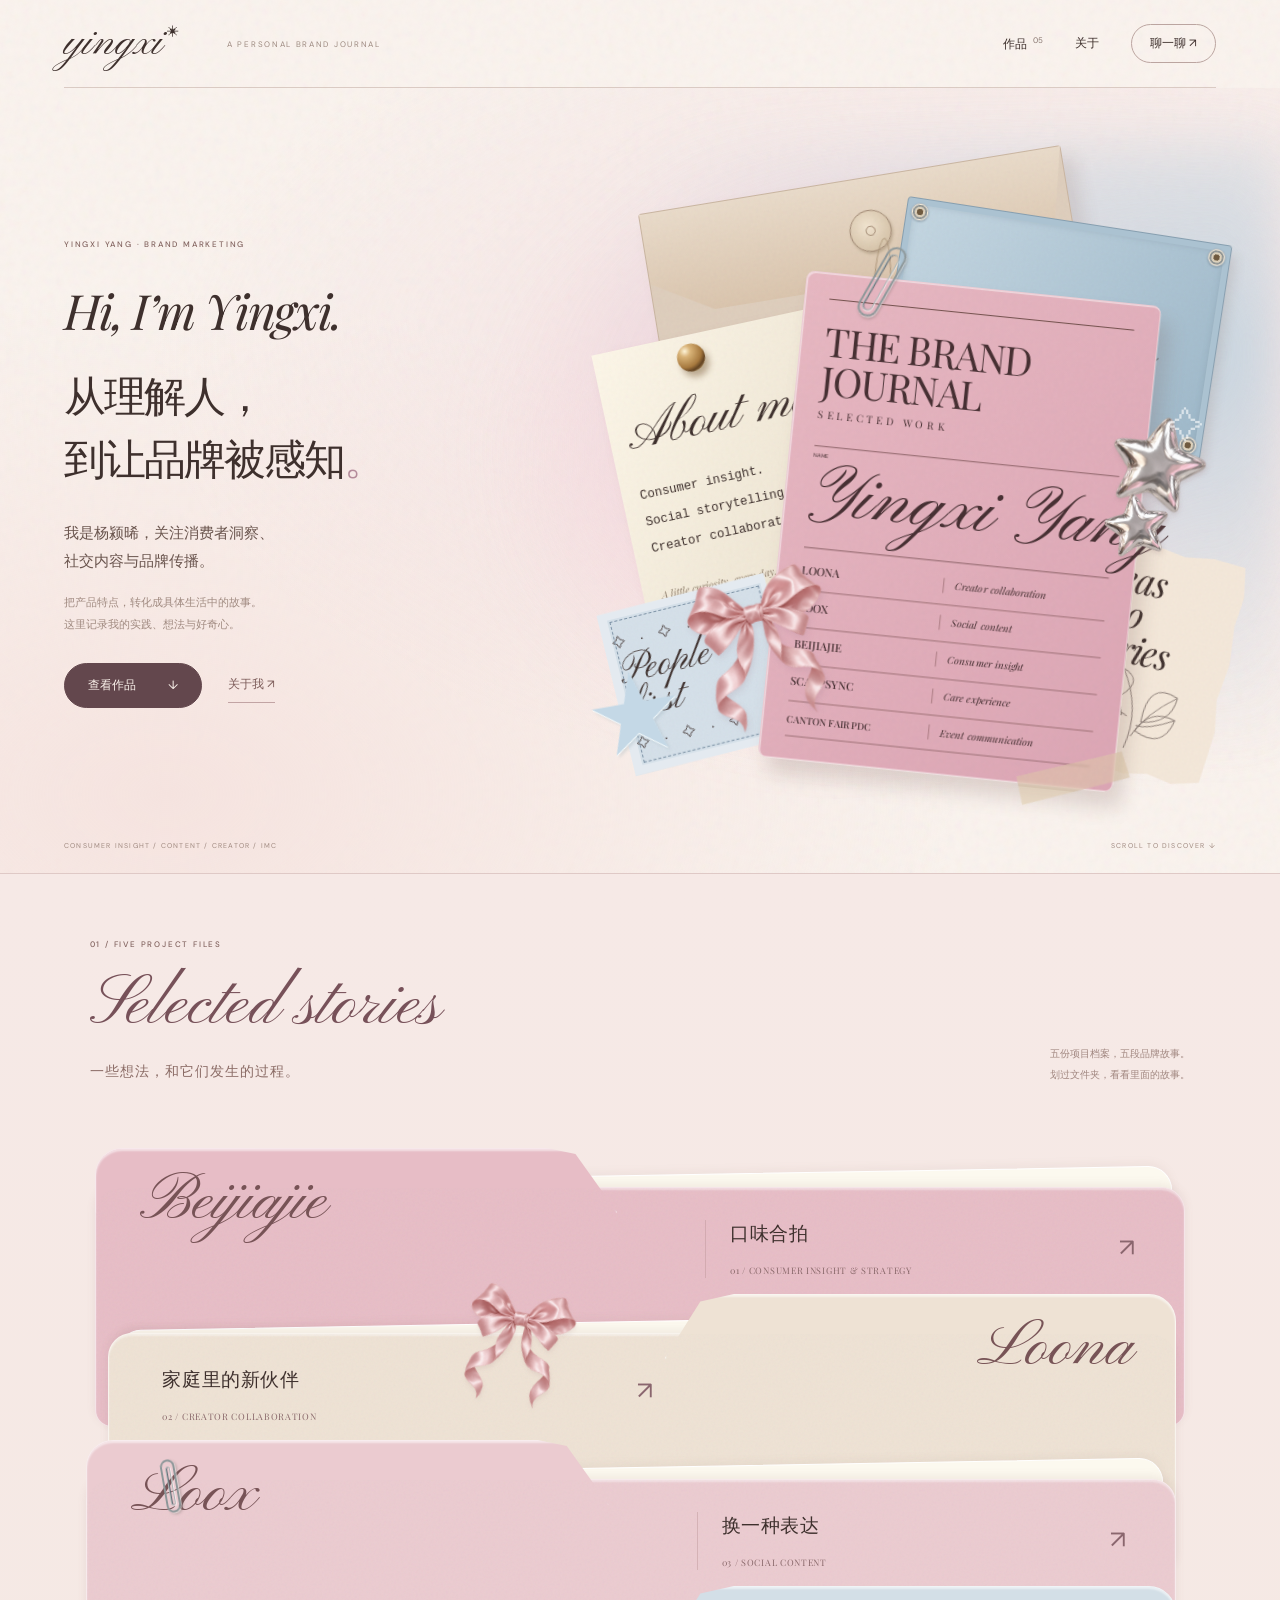
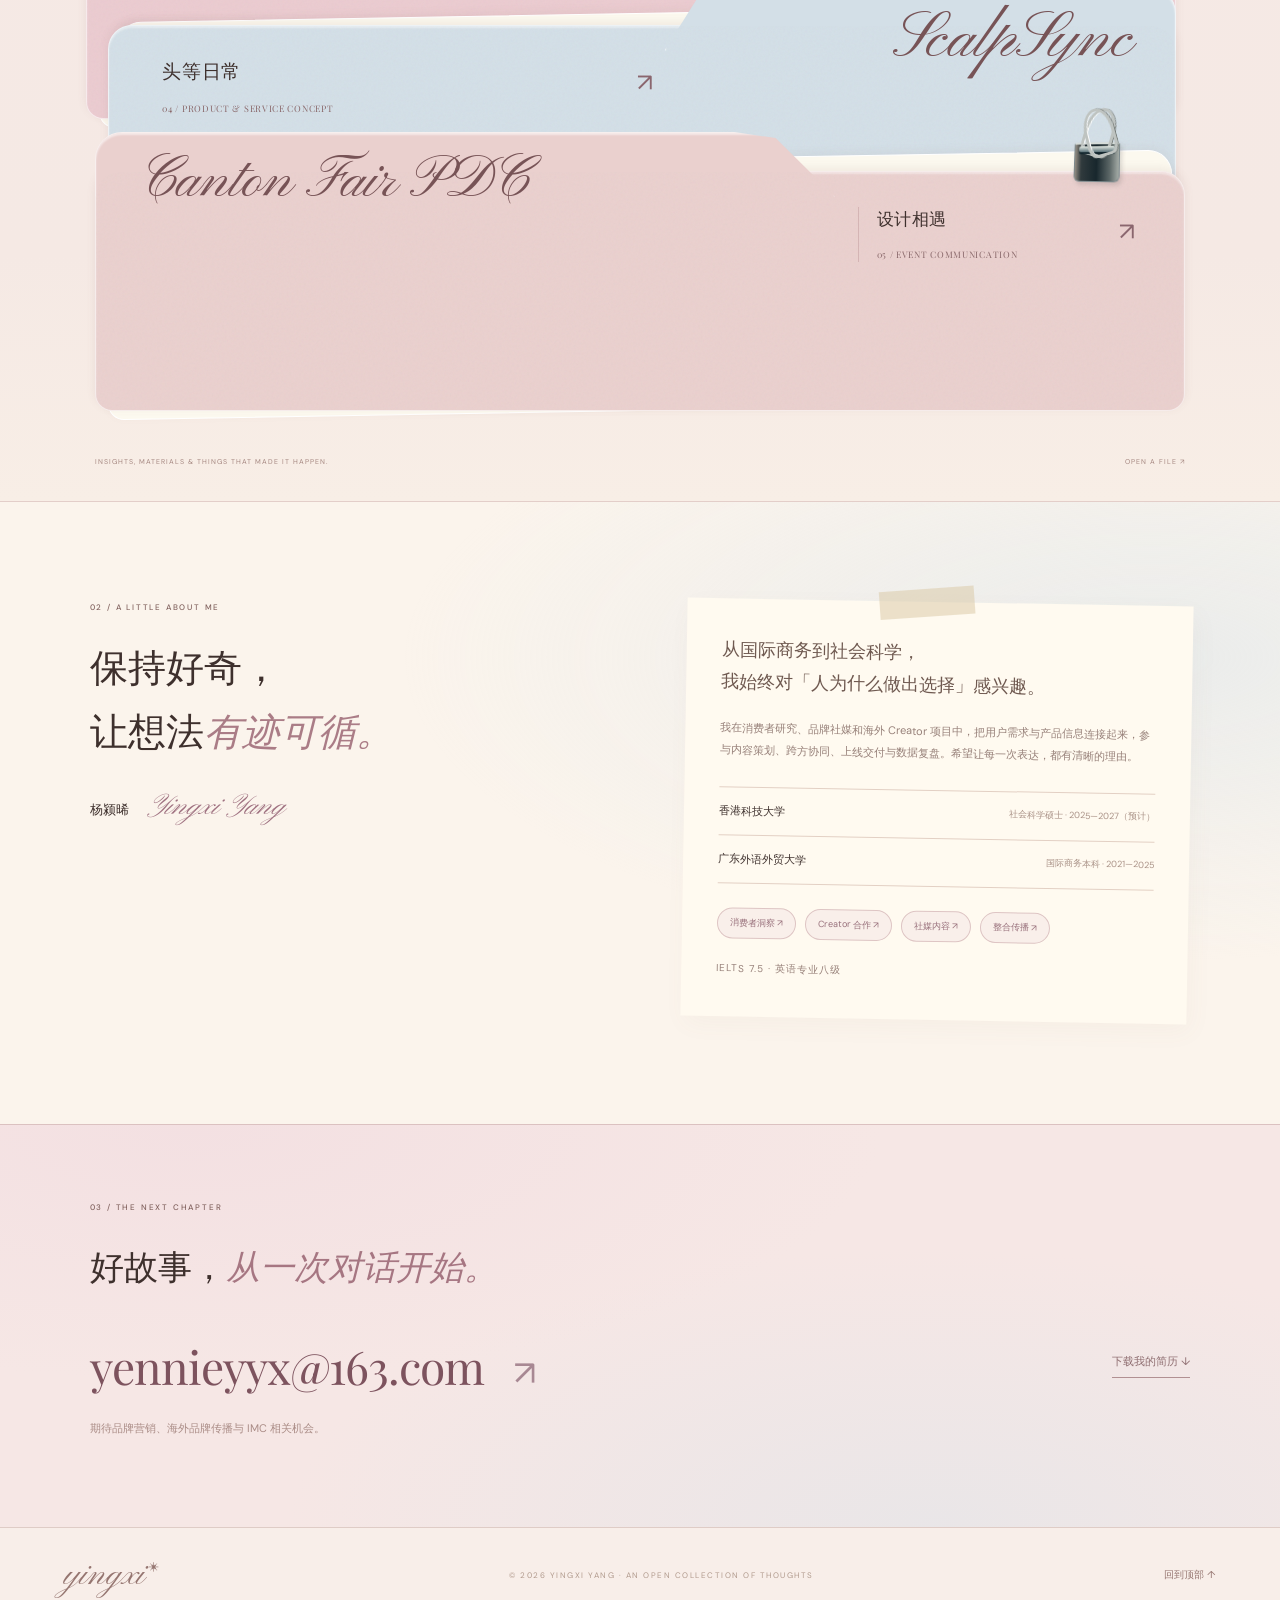
<file: index.html>
<!doctype html>
<html lang="zh-CN"><head><meta charset="utf-8"><meta name="viewport" content="width=device-width,initial-scale=1"><meta name="theme-color" content="#f9f9f6"><meta name="description" content="杨颍晞的品牌营销作品集：消费者洞察、海外 Creator、社媒内容与整合传播。"><title>杨颍晞 Yingxi Yang — Brand Archive</title><link rel="icon" href="data:image/svg+xml,%3Csvg%20xmlns=%27http://www.w3.org/2000/svg%27%20viewBox=%270%200%2040%2040%27%3E%3Crect%20width=%2740%27%20height=%2740%27%20rx=%2710%27%20fill=%27%23dcd7f4%27/%3E%3Ctext%20x=%278%27%20y=%2729%27%20font-size=%2728%27%3Ey.%3C/text%3E%3C/svg%3E"><link rel="stylesheet" href="style.css?v=20261118-depth"><link rel="stylesheet" href="revision.css?v=20261118-depth"><script src="interactions.js?v=20261118-depth" defer></script><link rel="stylesheet" href="compact-archive.css?v=20261118-depth"><link rel="stylesheet" href="polished.css?v=20261118-depth"><script src="vendor/gsap.min.js?v=20261118-depth" defer></script><script src="vendor/ScrollTrigger.min.js?v=20261118-depth" defer></script><script src="polished.js?v=20261118-depth" defer></script><link rel="stylesheet" href="journal-depth.css?v=20261118-depth"><link rel="stylesheet" href="journal-theme.css?v=20261118-depth"><script src="journal.js?v=20261118-depth" defer></script></head><body id="top" class="home-journal"><a class="skip" href="#work">跳至作品</a><header class="site-header"><a class="wordmark" href="index.html#home" aria-label="杨颍晞 首页">yingxi<span>✳</span></a><span class="header-note">A PERSONAL BRAND JOURNAL</span><nav aria-label="主导航"><a href="index.html#work">作品 <sup>05</sup></a><a href="index.html#about">关于</a><a class="contact-link" href="mailto:yennieyyx@163.com">聊一聊 ↗</a></nav></header><main><section class="hero journal-hero" id="home"><div class="hero-copy" data-reveal-group data-reveal-mount><span class="eyebrow">YINGXI YANG · BRAND MARKETING</span><p class="journal-greeting">Hi, I’m <em>Yingxi.</em></p><h1>从理解人，<br>到让品牌被感知<span>。</span></h1><p class="journal-bio">我是杨颍晞，关注消费者洞察、<br>社交内容与品牌传播。</p><p class="journal-intro-note">把产品特点，转化成具体生活中的故事。<br>这里记录我的实践、想法与好奇心。</p><div class="intro-actions"><a class="primary-action" href="#work">查看作品 <span>↓</span></a><a class="secondary-action" href="#about">关于我 ↗</a></div></div><div class="journal-collage" aria-label="自我介绍与项目概述拼贴" data-reveal><button class="floating-paper journal-envelope" aria-label="点击让信封浮起" data-float style="--r:-9deg" type="button"><span class="envelope-fold"></span><span class="envelope-button"></span><span class="envelope-string"></span></button><button class="floating-paper journal-blue" data-float style="--r:9deg" type="button" aria-label="点击让蓝色卡片浮起"><span class="corner-eyelet eyelet-a"></span><span class="corner-eyelet eyelet-b"></span><span class="corner-eyelet eyelet-c"></span><span class="corner-eyelet eyelet-d"></span><span class="script">Stay curious</span></button><button class="floating-paper journal-note" data-float style="--r:-12deg" type="button" aria-label="点击让自我介绍便笺浮起"><span class="brass-pin"></span><span class="script">About me</span><span class="note-type">Consumer insight.<br>Social storytelling.<br>Creator collaborations.</span><span class="note-foot">A little curiosity, every day.</span></button><article class="floating-paper journal-pink" tabindex="0" aria-label="项目概述纸张，点击空白处浮起；项目名称可打开作品" data-float style="--r:6deg"><span class="journal-rule"></span><h2>THE BRAND<br>JOURNAL</h2><span class="journal-edition">SELECTED WORK</span><div class="journal-signature"><small>NAME</small><span class="script">Yingxi Yang</span></div><ol class="journal-index"><li><a href="projects/loona.html"><strong>LOONA</strong><span>Creator collaboration</span></a></li><li><a href="projects/loox.html"><strong>LOOX</strong><span>Social content</span></a></li><li><a href="projects/beijiajie.html"><strong>BEIJIAJIE</strong><span>Consumer insight</span></a></li><li><a href="projects/hiti.html"><strong>SCALPSYNC</strong><span>Care experience</span></a></li><li><a href="projects/pdc.html"><strong>CANTON FAIR PDC</strong><span>Event communication</span></a></li></ol><span class="paperclip" aria-hidden="true"></span><span class="washi washi-pink" aria-hidden="true"></span></article><button class="floating-paper journal-stamp" data-float style="--r:-14deg" type="button" aria-label="点击让邮票卡片浮起"><span class="stamp-ornament" aria-hidden="true">✧ · ✧ · ✧</span><span class="script">People<br>first</span><span class="stamp-ornament" aria-hidden="true">✧ · ✧ · ✧</span></button><button class="floating-paper journal-tear" data-float style="--r:12deg" type="button" aria-label="点击让杂志纸片浮起"><span>Ideas<br><em>into</em><br>stories</span><svg viewbox="0 0 100 80" aria-hidden="true"><g fill="none" stroke="currentColor" stroke-width=".8"><path d="M46 77Q55 39 31 4M50 65Q61 40 86 21M43 47Q26 42 13 25M53 54Q64 56 88 42"></path><path d="M31 4Q12 8 34 29Q52 11 31 4M13 25Q-2 42 38 47Q30 23 13 25M86 21Q56 9 57 50Q85 46 86 21M88 42Q64 35 53 59Q82 72 88 42"></path></g></svg></button><img class="collage-bow" src="assets/journal/satin-bow.png" alt="" aria-hidden="true" data-float><img class="collage-star star-one" src="assets/journal/chrome-star.png" alt="" aria-hidden="true" data-float><img class="collage-star star-two" src="assets/journal/chrome-star.png" alt="" aria-hidden="true" data-float><span class="paper-star" aria-hidden="true" data-float>★</span><span class="collage-sparkle" aria-hidden="true">✧</span></div><div class="hero-bottom"><span>CONSUMER INSIGHT / CONTENT / CREATOR / IMC</span><a href="#work">SCROLL TO DISCOVER ↓</a></div></section><section class="work section" id="work"><div class="section-heading journal-section-heading" data-reveal><div><span class="eyebrow">01 / FIVE PROJECT FILES</span><h2><span class="script">Selected stories</span><small>一些想法，和它们发生的过程。</small></h2></div><p>五份项目档案，五段品牌故事。<br><span class="folder-instruction">划过文件夹，看看里面的故事。</span></p></div><div class="folder-stack scrap-archive" aria-label="五个项目文件夹"><article class="folder-item scrap-file file-rose" style="--i:0"><a class="folder" href="projects/beijiajie.html" aria-label="打开Beijiajie · 口味合拍完整项目" aria-expanded="false" aria-controls="preview-beijiajie"><div class="file-backing" aria-hidden="true"></div><div class="file-materials" id="preview-beijiajie" aria-hidden="true"><figure class="file-piece piece-1 type-product"><img src="assets/beijiajie/product-cutout.png" alt="草莓味儿童牙膏产品" loading="lazy"></figure><figure class="file-piece piece-2 type-poster"><img src="assets/beijiajie/poster.webp" alt="口味合拍海报" loading="lazy"></figure><span class="file-message">给孩子选牙膏，口味也要合拍。</span><span class="hover-sparkle sparkle-a" aria-hidden="true">✧</span><span class="hover-sparkle sparkle-b" aria-hidden="true">✦</span><span class="hover-sparkle sparkle-c" aria-hidden="true">✧</span></div><div class="file-cover"><span class="file-tab" aria-hidden="true"></span><span class="file-title-script script">Beijiajie</span><div class="file-caption"><h3>口味合拍</h3><span>01 / Consumer insight &amp; strategy</span></div><span class="file-open-arrow" aria-hidden="true">↗</span><span class="file-entry">打开项目 ↗</span></div></a></article><article class="folder-item scrap-file file-ivory" style="--i:1"><a class="folder" href="projects/loona.html" aria-label="打开Loona · 家庭里的新伙伴完整项目" aria-expanded="false" aria-controls="preview-loona"><div class="file-backing" aria-hidden="true"></div><div class="file-materials" id="preview-loona" aria-hidden="true"><figure class="file-piece piece-1 type-photo"><img src="assets/loona/child-playing.jpg" alt="孩子与 Loona 玩耍的家庭日常" loading="lazy"></figure><figure class="file-piece piece-2 type-photo"><img src="assets/loona/coupon-background.jpg" alt="Loona 视频场景" loading="lazy"></figure><span class="file-message">Hook · Scene · Product · CTA</span><span class="hover-sparkle sparkle-a" aria-hidden="true">✧</span><span class="hover-sparkle sparkle-b" aria-hidden="true">✦</span><span class="hover-sparkle sparkle-c" aria-hidden="true">✧</span></div><div class="file-cover"><span class="file-tab" aria-hidden="true"></span><span class="file-title-script script">Loona</span><div class="file-caption"><h3>家庭里的新伙伴</h3><span>02 / Creator collaboration</span></div><span class="file-open-arrow" aria-hidden="true">↗</span><span class="file-entry">打开项目 ↗</span></div></a><img class="file-bow" src="assets/journal/satin-bow.png" alt="" aria-hidden="true"></article><article class="folder-item scrap-file file-petal" style="--i:2"><a class="folder" href="projects/loox.html" aria-label="打开Loox · 换一种表达完整项目" aria-expanded="false" aria-controls="preview-loox"><div class="file-backing" aria-hidden="true"></div><div class="file-materials" id="preview-loox" aria-hidden="true"><figure class="file-piece piece-1 type-photo"><img src="assets/loox/post-1.webp" alt="Loox 社交内容" loading="lazy"></figure><figure class="file-piece piece-2 type-photo"><img src="assets/loox/post-2.webp" alt="Loox 社交内容画面" loading="lazy"></figure><span class="file-message">Stories made for the feed.</span><span class="hover-sparkle sparkle-a" aria-hidden="true">✧</span><span class="hover-sparkle sparkle-b" aria-hidden="true">✦</span><span class="hover-sparkle sparkle-c" aria-hidden="true">✧</span></div><div class="file-cover"><span class="file-tab" aria-hidden="true"></span><span class="file-title-script script">Loox</span><div class="file-caption"><h3>换一种表达</h3><span>03 / Social content</span></div><span class="file-open-arrow" aria-hidden="true">↗</span><span class="file-entry">打开项目 ↗</span></div></a><span class="file-paperclip paperclip" aria-hidden="true"></span></article><article class="folder-item scrap-file file-mist" style="--i:3"><a class="folder" href="projects/hiti.html" aria-label="打开ScalpSync · 头等日常完整项目" aria-expanded="false" aria-controls="preview-hiti"><div class="file-backing" aria-hidden="true"></div><div class="file-materials" id="preview-hiti" aria-hidden="true"><figure class="file-piece piece-1 type-product"><img src="assets/hiti/kit-cutout.png" alt="ScalpSync 护理套装" loading="lazy"></figure><figure class="file-piece piece-2 type-landscape"><img src="assets/hiti/station.webp" alt="沙龙护理观察站" loading="lazy"></figure><span class="file-message">Care, continued.</span><span class="hover-sparkle sparkle-a" aria-hidden="true">✧</span><span class="hover-sparkle sparkle-b" aria-hidden="true">✦</span><span class="hover-sparkle sparkle-c" aria-hidden="true">✧</span></div><div class="file-cover"><span class="file-tab" aria-hidden="true"></span><span class="file-title-script script">ScalpSync</span><div class="file-caption"><h3>头等日常</h3><span>04 / Product &amp; service concept</span></div><span class="file-open-arrow" aria-hidden="true">↗</span><span class="file-entry">打开项目 ↗</span></div></a></article><article class="folder-item scrap-file file-blush" style="--i:4"><a class="folder" href="projects/pdc.html" aria-label="打开Canton Fair PDC · 设计相遇完整项目" aria-expanded="false" aria-controls="preview-pdc"><div class="file-backing" aria-hidden="true"></div><div class="file-materials" id="preview-pdc" aria-hidden="true"><figure class="file-piece piece-1 type-article"><img src="assets/pdc/article-1.png" alt="广交会 PDC 推文" loading="lazy"></figure><figure class="file-piece piece-2 type-article"><img src="assets/pdc/article-2.png" alt="设计创新主题分享会推文" loading="lazy"></figure><span class="file-message">Design meets people.</span><span class="hover-sparkle sparkle-a" aria-hidden="true">✧</span><span class="hover-sparkle sparkle-b" aria-hidden="true">✦</span><span class="hover-sparkle sparkle-c" aria-hidden="true">✧</span></div><div class="file-cover"><span class="file-tab" aria-hidden="true"></span><span class="file-title-script script">Canton Fair PDC</span><div class="file-caption"><h3>设计相遇</h3><span>05 / Event communication</span></div><span class="file-open-arrow" aria-hidden="true">↗</span><span class="file-entry">打开项目 ↗</span></div></a><span class="binder-clip" aria-hidden="true"><i></i></span></article></div><div class="archive-bottom"><span>INSIGHTS, MATERIALS &amp; THINGS THAT MADE IT HAPPEN.</span><span>OPEN A FILE ↗</span></div></section><section class="about section" id="about"><div class="about-title" data-reveal=""><span class="eyebrow">02 / A LITTLE ABOUT ME</span><h2>保持好奇，<br>让想法<em>有迹可循。</em></h2><p>杨颍晞 <span>Yingxi Yang</span></p></div><div class="about-body" data-reveal=""><p class="about-lead">从国际商务到社会科学，<br>我始终对「人为什么做出选择」感兴趣。</p><p>我在消费者研究、品牌社媒和海外 Creator 项目中，把用户需求与产品信息连接起来，参与内容策划、跨方协同、上线交付与数据复盘。希望让每一次表达，都有清晰的理由。</p><div class="education"><div><span>香港科技大学</span><small>社会科学硕士 · 2025—2027（预计）</small></div><div><span>广东外语外贸大学</span><small>国际商务本科 · 2021—2025</small></div></div><div class="ability-links"><a href="projects/beijiajie.html">消费者洞察 ↗</a><a href="projects/loona.html">Creator 合作 ↗</a><a href="projects/loox.html">社媒内容 ↗</a><a href="projects/pdc.html">整合传播 ↗</a></div><p class="language-note">IELTS 7.5 · 英语专业八级</p></div></section><section class="contact section" id="contact"><span class="eyebrow" data-reveal="">03 / THE NEXT CHAPTER</span><h2 data-reveal="">好故事，<em>从一次对话开始。</em></h2><div class="contact-row" data-reveal=""><a class="email" href="mailto:yennieyyx@163.com">yennieyyx@163.com <span>↗</span></a><a class="resume" href="assets/Yingxi-Yang-Resume.pdf" download="杨颍晞-品牌营销简历.pdf">下载我的简历 ↓</a></div><p data-reveal="">期待品牌营销、海外品牌传播与 IMC 相关机会。</p></section></main><footer><a class="wordmark" href="index.html#home">yingxi<span>✳</span></a><span>© 2026 YINGXI YANG · AN OPEN COLLECTION OF THOUGHTS</span><a href="#top">回到顶部 ↑</a></footer></body></html>
</file>
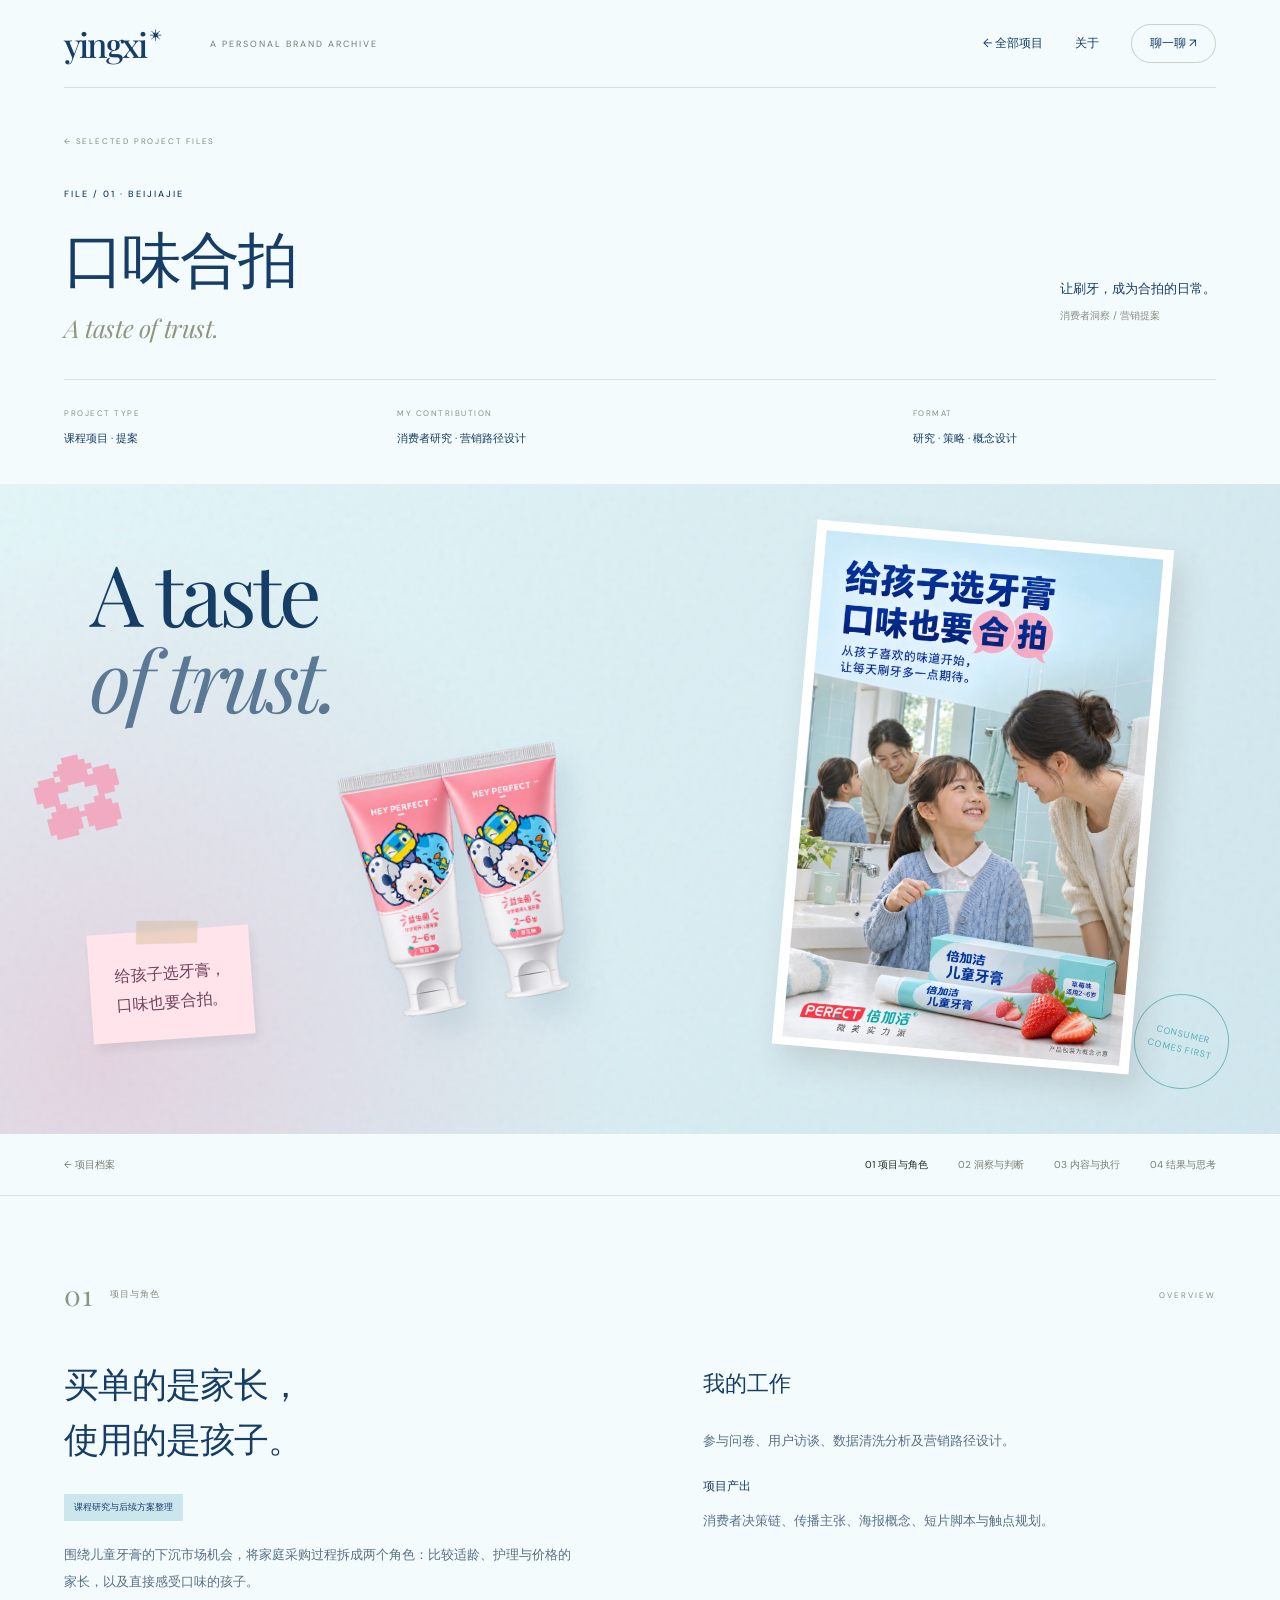
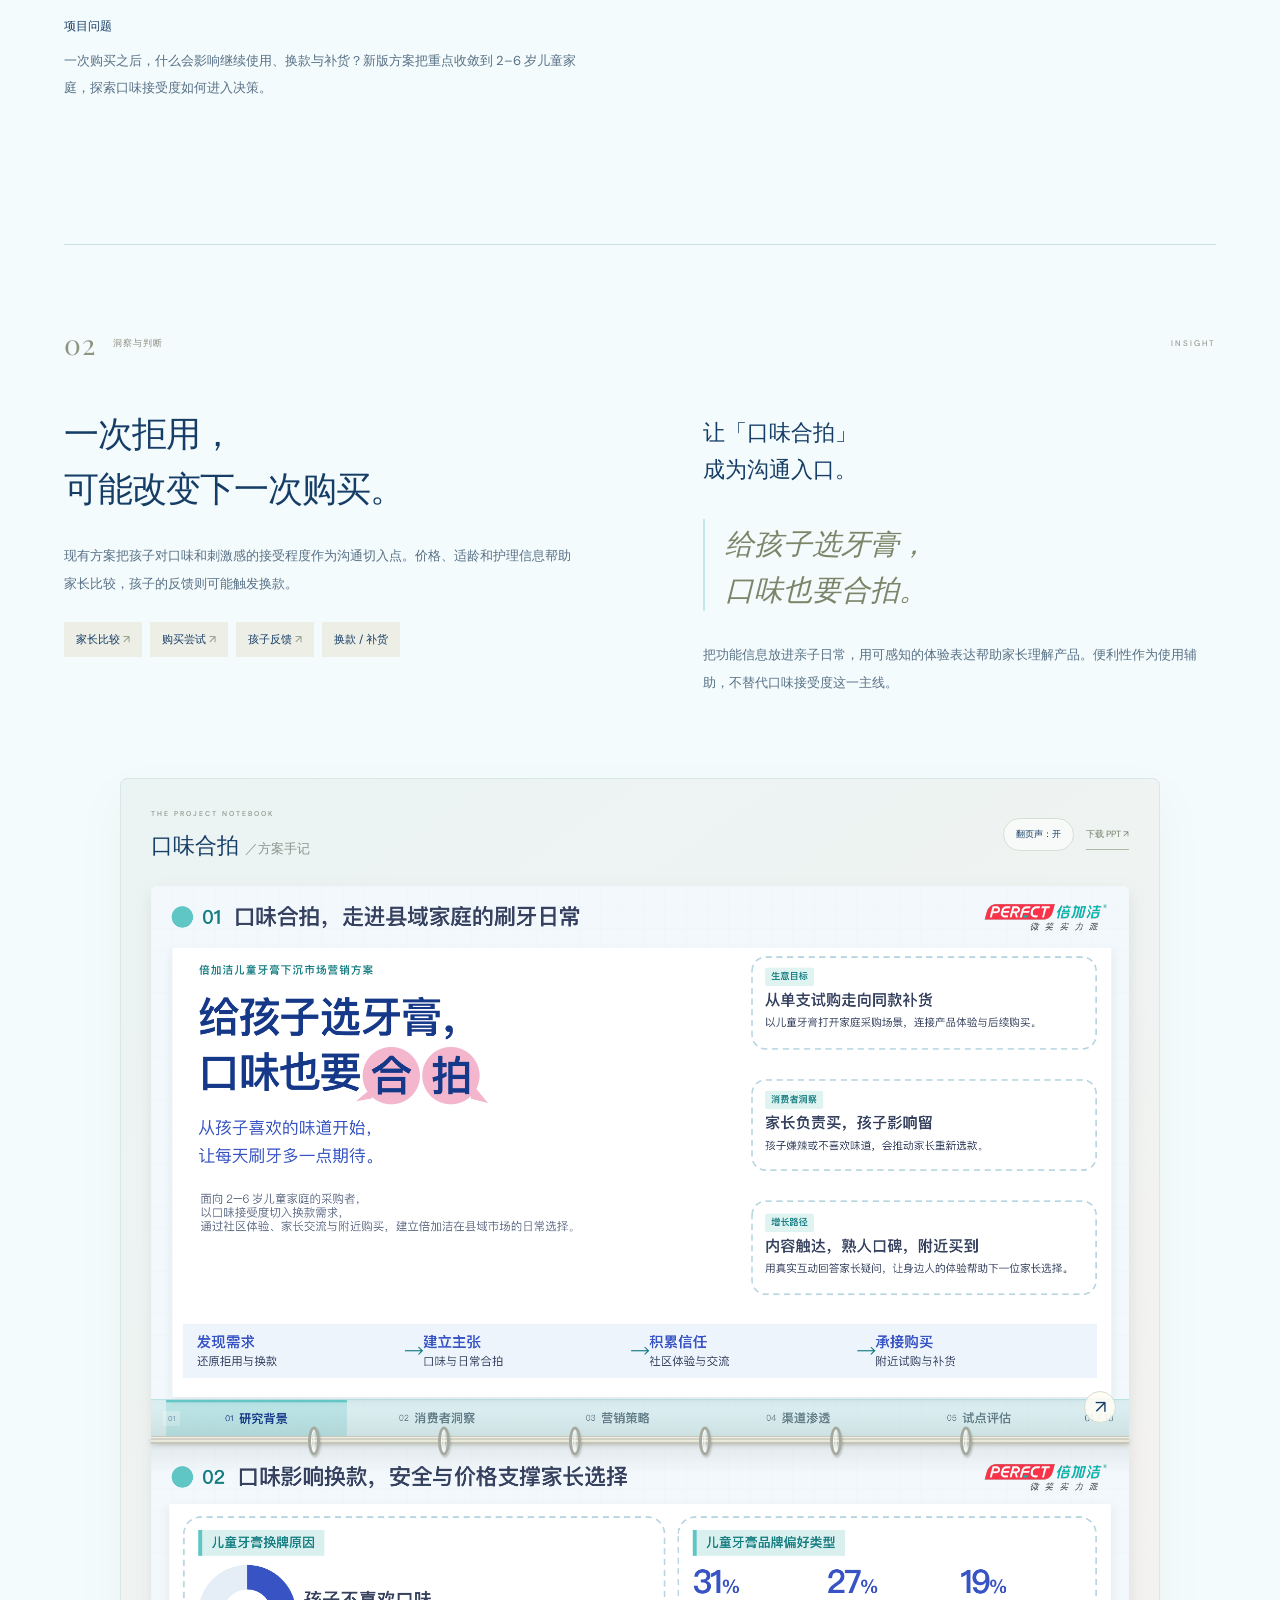
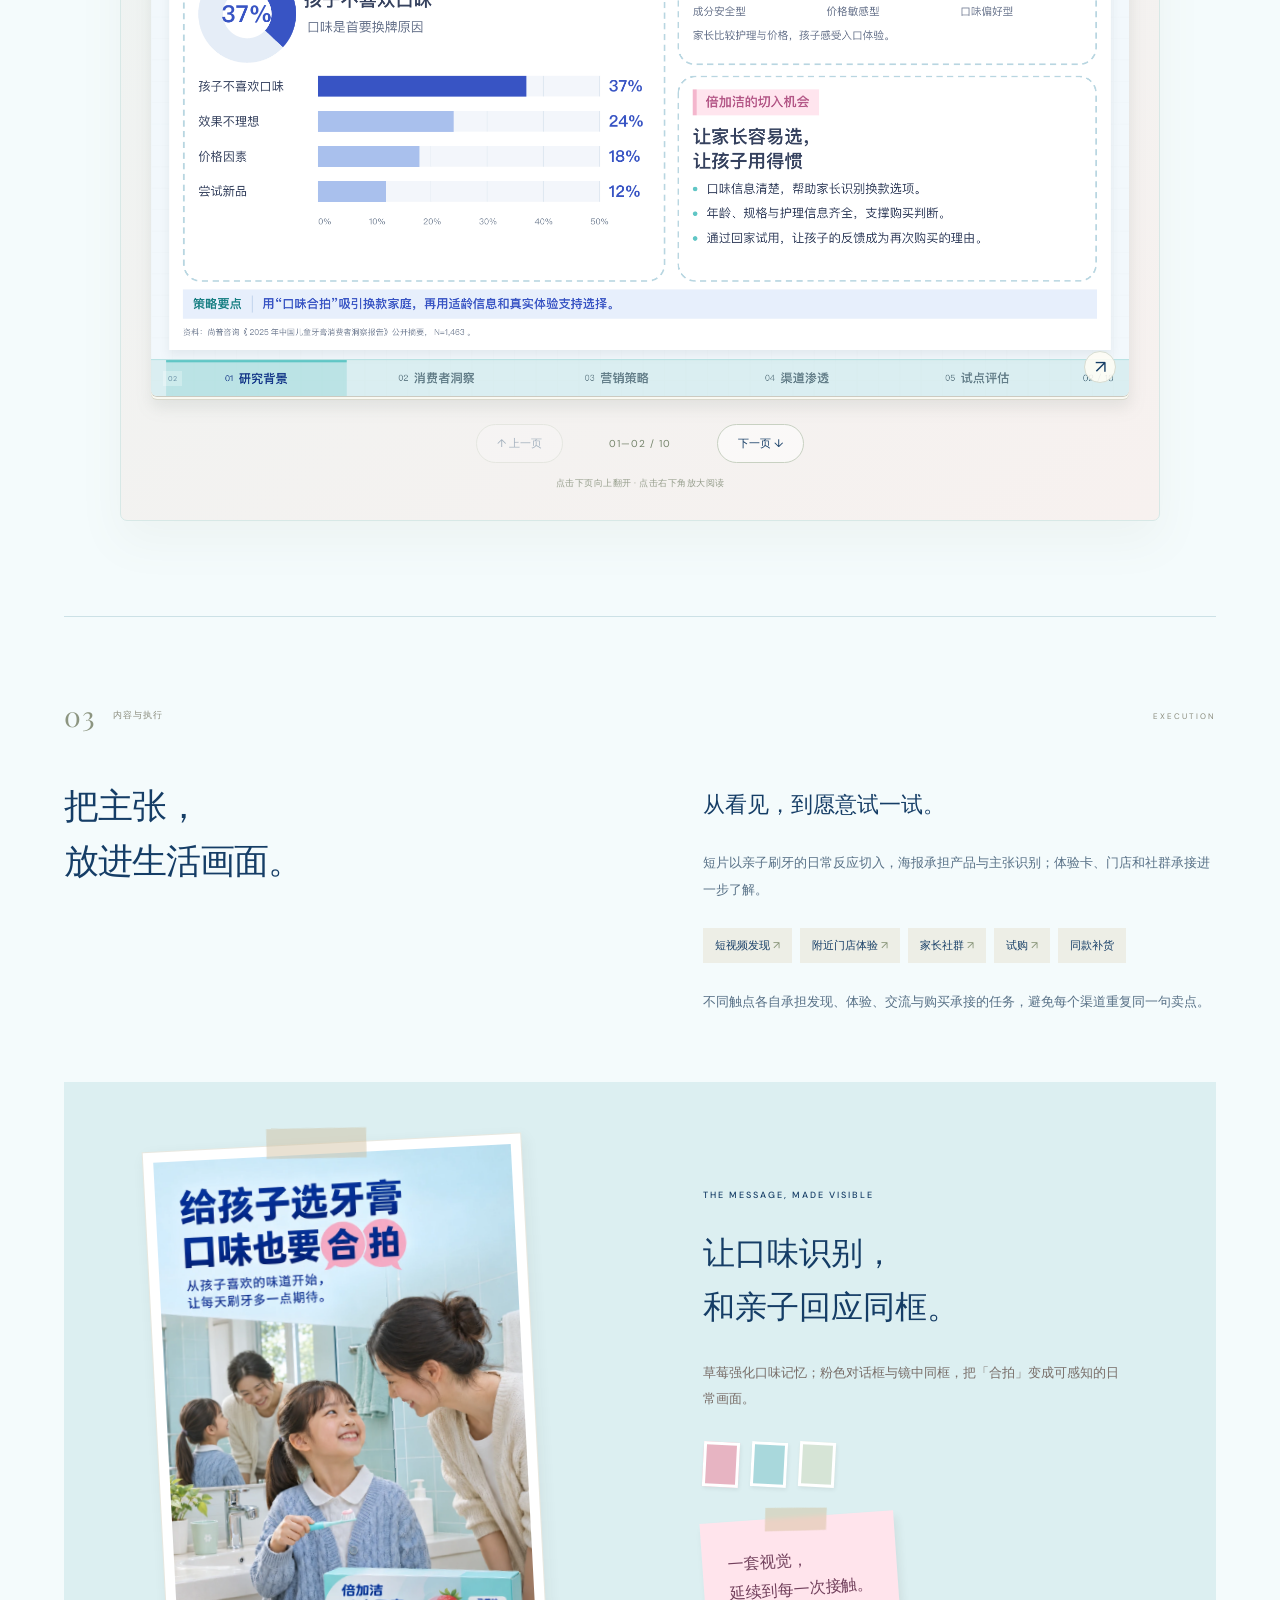
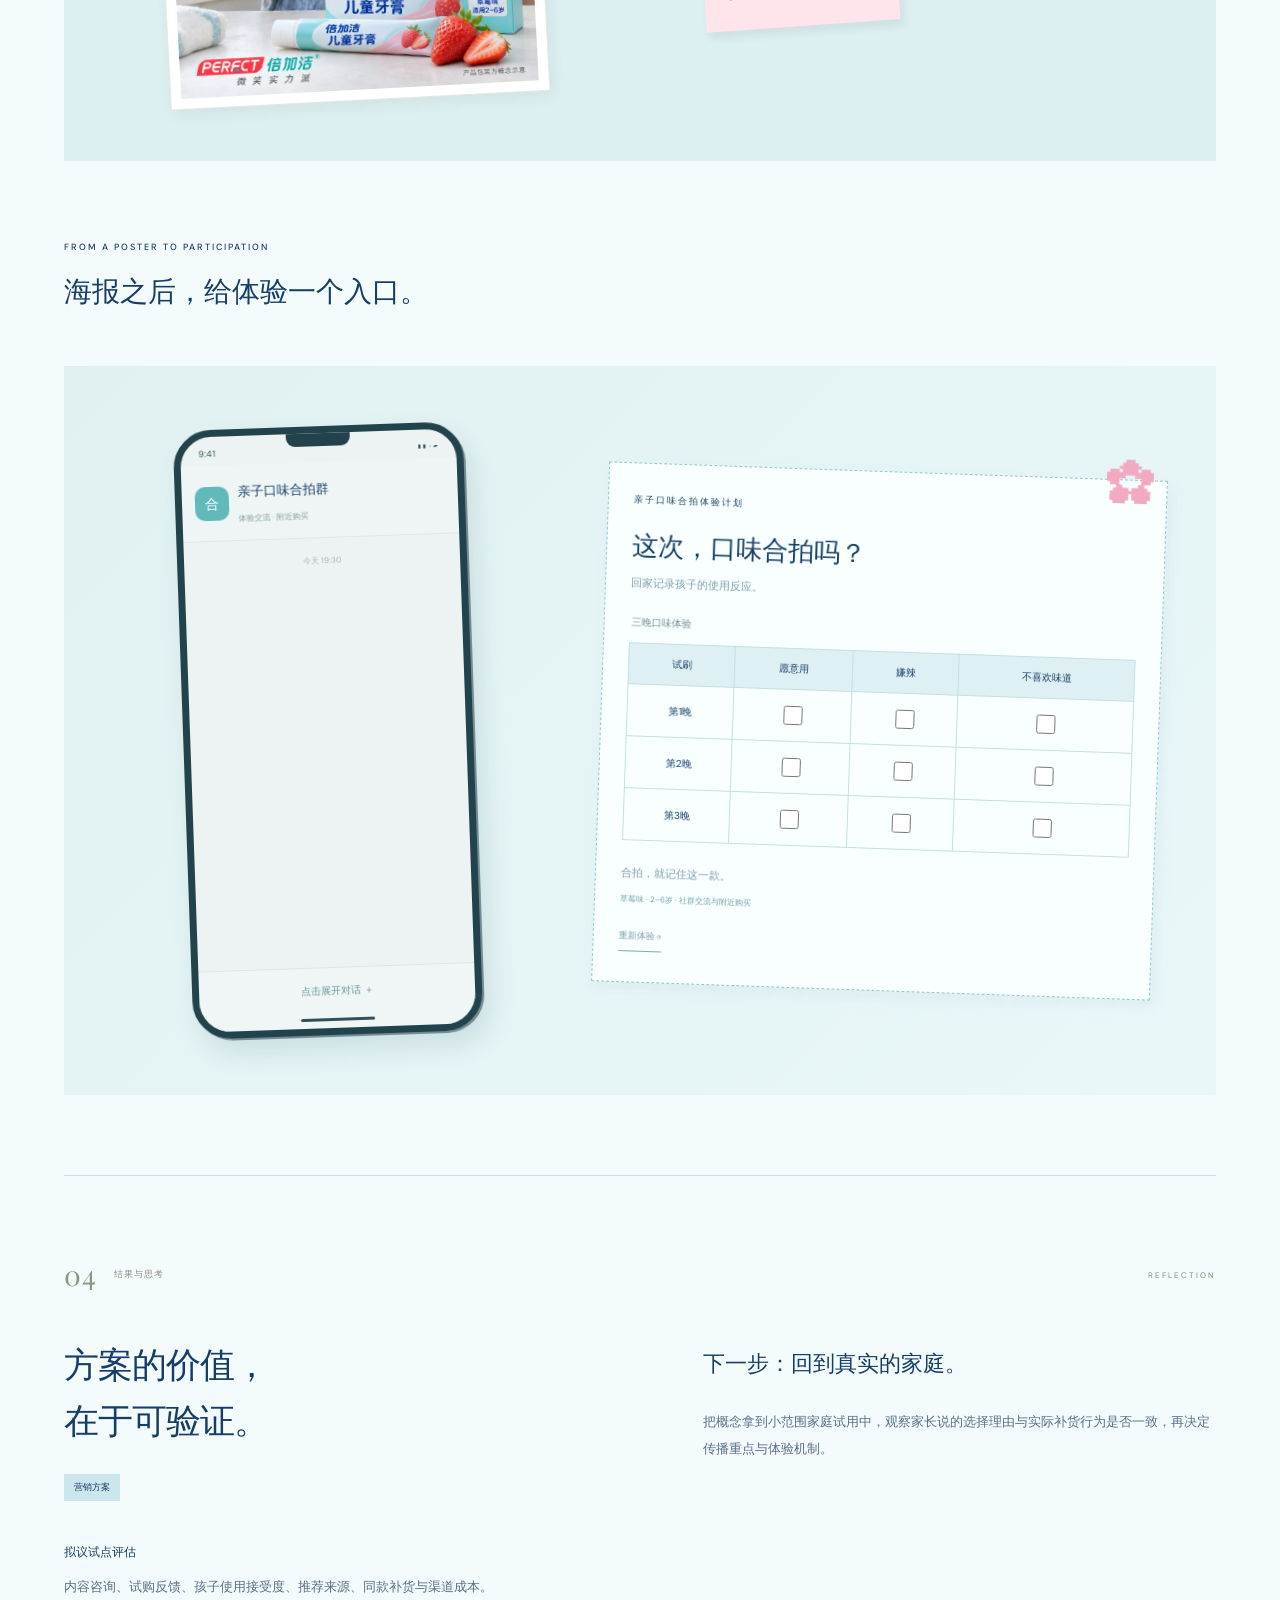
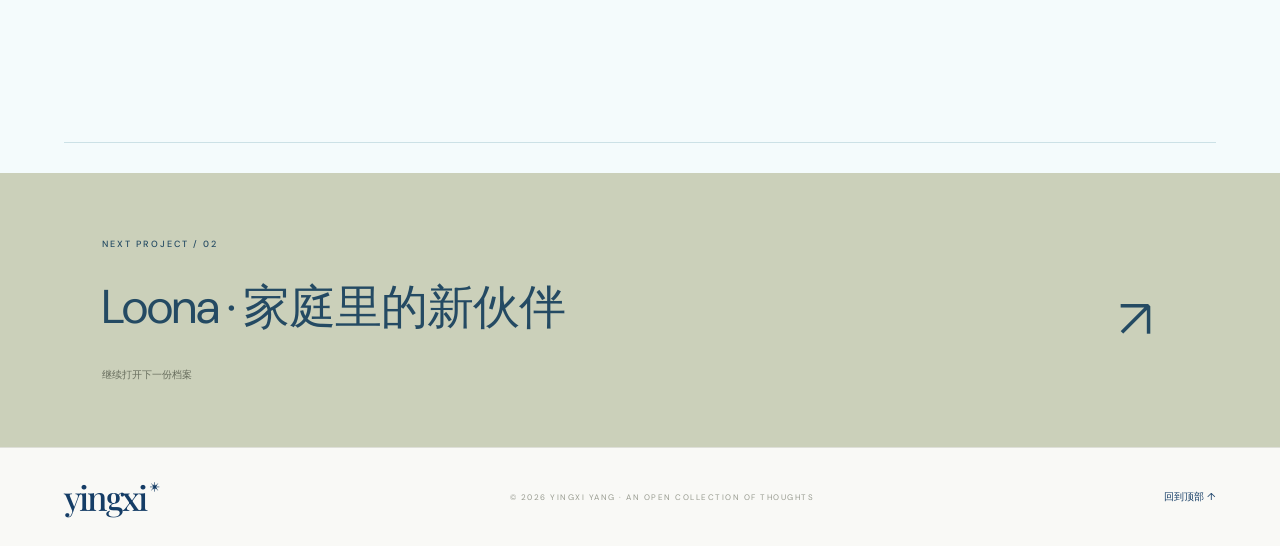
<file: projects/beijiajie.html>
<!doctype html>
<html lang="zh-CN"><head><meta charset="utf-8"><meta name="viewport" content="width=device-width,initial-scale=1"><meta name="theme-color" content="#f9f9f6"><meta name="description" content="杨颍晞的品牌营销作品集：消费者洞察、海外 Creator、社媒内容与整合传播。"><title>倍加洁 · 口味合拍 — 杨颍晞作品集</title><link rel="icon" href="data:image/svg+xml,%3Csvg%20xmlns=%27http://www.w3.org/2000/svg%27%20viewBox=%270%200%2040%2040%27%3E%3Crect%20width=%2740%27%20height=%2740%27%20rx=%2710%27%20fill=%27%23dcd7f4%27/%3E%3Ctext%20x=%278%27%20y=%2729%27%20font-size=%2728%27%3Ey.%3C/text%3E%3C/svg%3E"><link rel="stylesheet" href="../style.css?v=20261118-depth"><script src="../project.js?v=20261118-depth" defer></script><link rel="stylesheet" href="../revision.css?v=20261118-depth"><script src="../interactions.js?v=20261118-depth" defer></script><link rel="stylesheet" href="../polished.css?v=20261118-depth"><script src="../vendor/gsap.min.js?v=20261118-depth" defer></script><script src="../vendor/ScrollTrigger.min.js?v=20261118-depth" defer></script><script src="../polished.js?v=20261118-depth" defer></script><link rel="stylesheet" href="../journal-theme.css?v=20261118-depth"><script src="../journal.js?v=20261118-depth" defer></script></head><body class="project-page project-beijiajie" id="top" style="--case-color:#e5c8c4"><a class="skip" href="#chapter-1">跳至项目内容</a><header class="site-header"><a class="wordmark" href="../index.html#home" aria-label="杨颍晞 首页">yingxi<span>✳</span></a><span class="header-note">A PERSONAL BRAND ARCHIVE</span><nav aria-label="主导航"><a href="../index.html#work">← 全部项目</a><a href="../index.html#about">关于</a><a class="contact-link" href="mailto:yennieyyx@163.com">聊一聊 ↗</a></nav></header><main><section class="case-intro" data-reveal-group="" data-reveal-mount=""><a class="back-link" href="../index.html#work">← SELECTED PROJECT FILES</a><div class="case-heading"><div><span class="eyebrow">FILE / 01 · BEIJIAJIE</span><h1>口味合拍<span>A taste of trust.</span></h1></div><p>让刷牙，成为合拍的日常。<br><span>消费者洞察 / 营销提案</span></p></div><div class="case-meta"><div><span>PROJECT TYPE</span><p>课程项目 · 提案</p></div><div><span>MY CONTRIBUTION</span><p>消费者研究 · 营销路径设计</p></div><div><span>FORMAT</span><p>研究 · 策略 · 概念设计</p></div></div></section><div class="hero-board board-beijiajie"><div class="board-word" aria-hidden="true">A taste<br><em>of trust.</em></div><div class="board-product"><figure class="material "><a href="../assets/beijiajie/product-cutout.png" data-zoom aria-label="放大查看：草莓味儿童牙膏"><img src="../assets/beijiajie/product-cutout.png" alt="草莓味儿童牙膏" loading="lazy" decoding="async"><span class="zoom-label" aria-hidden="true">↗</span></a></figure></div><div class="board-poster"><figure class="material "><a href="../assets/beijiajie/poster.webp" data-zoom aria-label="放大查看：口味合拍主海报"><img src="../assets/beijiajie/poster.webp" alt="口味合拍主海报" loading="lazy" decoding="async"><span class="zoom-label" aria-hidden="true">↗</span></a></figure></div><aside class="scrap-note hero-note"><span class="tape" aria-hidden="true"></span>给孩子选牙膏，<br><b>口味也要合拍。</b></aside><span class="board-stamp">CONSUMER<br>COMES FIRST</span></div><nav class="case-nav" aria-label="项目章节"><a href="../index.html#work" class="nav-all">← 项目档案</a><a href="#chapter-1">01 项目与角色</a><a href="#chapter-2">02 洞察与判断</a><a href="#chapter-3">03 内容与执行</a><a href="#chapter-4">04 结果与思考</a><span class="reading-progress" aria-hidden="true"></span></nav><div class="case-content"><section class="case-section" id="chapter-1"><div class="section-marker" data-reveal=""><span>01</span><span>项目与角色</span><span>OVERVIEW</span></div><div class="case-text-grid" data-reveal=""><div><h2>买单的是家长，<br>使用的是孩子。</h2><div class="case-prose"><span class="case-tag">课程研究与后续方案整理</span><p>围绕儿童牙膏的下沉市场机会，将家庭采购过程拆成两个角色：比较适龄、护理与价格的家长，以及直接感受口味的孩子。</p><h4>项目问题</h4><p>一次购买之后，什么会影响继续使用、换款与补货？新版方案把重点收敛到 2–6 岁儿童家庭，探索口味接受度如何进入决策。</p></div></div><div class="case-side"><h3>我的工作</h3><div class="case-prose"><p>参与问卷、用户访谈、数据清洗分析及营销路径设计。</p><h4>项目产出</h4><p>消费者决策链、传播主张、海报概念、短片脚本与触点规划。</p></div></div></div></section><section class="case-section" id="chapter-2"><div class="section-marker" data-reveal=""><span>02</span><span>洞察与判断</span><span>INSIGHT</span></div><div class="case-text-grid" data-reveal=""><div><h2>一次拒用，<br>可能改变下一次购买。</h2><div class="case-prose"><p>现有方案把孩子对口味和刺激感的接受程度作为沟通切入点。价格、适龄和护理信息帮助家长比较，孩子的反馈则可能触发换款。</p><div class="flow"><span>家长比较</span><span>购买尝试</span><span>孩子反馈</span><span>换款 / 补货</span></div></div></div><div class="case-side"><h3>让「口味合拍」<br>成为沟通入口。</h3><div class="case-prose"><div class="case-quote">给孩子选牙膏，<br>口味也要合拍。</div><p>把功能信息放进亲子日常，用可感知的体验表达帮助家长理解产品。便利性作为使用辅助，不替代口味接受度这一主线。</p></div></div></div><section class="paper-album" data-paper-album="beijiajie" data-page-count="10" tabindex="0" aria-label="口味合拍上下翻页相册"><div class="paper-album-heading"><div><span class="eyebrow">THE PROJECT NOTEBOOK</span><h3>口味合拍 <em>／方案手记</em></h3></div><div class="paper-toolbar"><button type="button" data-paper-sound aria-pressed="true">翻页声：开</button><a href="../assets/decks/beijiajie/original.pptx" download>下载 PPT ↗</a></div></div><div class="paper-book"><figure class="paper-sheet sheet-top"><img data-paper-top src="../assets/decks/beijiajie/page-1.png" alt="口味合拍方案第1页"><button class="sheet-zoom" data-sheet-zoom="top" aria-label="放大上页">↗</button><span class="sheet-number" data-top-number>01</span></figure><div class="paper-binding" aria-hidden="true"><i></i><i></i><i></i><i></i><i></i><i></i></div><figure class="paper-sheet sheet-bottom"><img data-paper-bottom src="../assets/decks/beijiajie/page-2.png" alt="口味合拍方案第2页"><div class="paper-end" hidden><span>End of this chapter.</span><p>下一页，继续让想法发生。</p></div><button class="sheet-zoom" data-sheet-zoom="bottom" aria-label="放大下页">↗</button><span class="sheet-number" data-bottom-number>02</span></figure><div class="paper-turner" hidden aria-hidden="true"><div class="turn-face turn-front"><img alt=""></div><div class="turn-face turn-back"><img alt=""></div></div></div><div class="paper-controls"><button type="button" data-paper-prev aria-label="向下翻回上一组页面">↑ 上一页</button><span data-paper-position aria-live="polite">01—02 / 10</span><button type="button" data-paper-next aria-label="向上翻开下一组页面">下一页 ↓</button></div><p class="paper-hint">点击下页向上翻开 · 点击右下角放大阅读</p><noscript><p><a href="../assets/decks/beijiajie/original.pptx">下载完整方案</a></p></noscript></section></section><section class="case-section" id="chapter-3"><div class="section-marker" data-reveal=""><span>03</span><span>内容与执行</span><span>EXECUTION</span></div><div class="case-text-grid" data-reveal=""><div><h2>把主张，<br>放进生活画面。</h2><div class="case-prose"></div></div><div class="case-side"><h3>从看见，到愿意试一试。</h3><div class="case-prose"><p>短片以亲子刷牙的日常反应切入，海报承担产品与主张识别；体验卡、门店和社群承接进一步了解。</p><div class="flow"><span>短视频发现</span><span>附近门店体验</span><span>家长社群</span><span>试购</span><span>同款补货</span></div><p>不同触点各自承担发现、体验、交流与购买承接的任务，避免每个渠道重复同一句卖点。</p></div></div></div><div class="poster-story collage-grid"><figure class="material portrait-material"><a href="../assets/beijiajie/poster.webp" data-zoom aria-label="放大查看：口味合拍主海报"><img src="../assets/beijiajie/poster.webp" alt="口味合拍主海报" loading="lazy" decoding="async"><span class="zoom-label" aria-hidden="true">↗</span></a></figure><div class="collage-copy"><span class="eyebrow">THE MESSAGE, MADE VISIBLE</span><h3>让口味识别，<br>和亲子回应同框。</h3><p>草莓强化口味记忆；粉色对话框与镜中同框，把「合拍」变成可感知的日常画面。</p><div class="swatches"><span style="background:#e7b4c2"></span><span style="background:#a9d8dc"></span><span style="background:#d6e4d6"></span></div><aside class="scrap-note "><span class="tape" aria-hidden="true"></span>一套视觉，<br>延续到每一次接触。</aside></div></div><div class="artifact-heading"><span class="eyebrow">FROM A POSTER TO PARTICIPATION</span><h3>海报之后，给体验一个入口。</h3></div><div class="community-experience"><section class="chat-demo"><div class="chat-status" aria-hidden="true"><span>9:41</span><span>▮▮ · ▰</span></div><div class="chat-title"><span>合</span><div><h3>亲子口味合拍群</h3><small>体验交流 · 附近购买</small></div></div><div class="chat-body" tabindex="0" role="button" aria-label="点击查看下一条群消息"><p class="chat-time">今天 19:30</p><div class="chat-message" hidden><span>家</span><p>孩子嫌原来的牙膏辣，想换个口味试试。</p></div><div class="chat-message reply" hidden><span>店</span><p>先看适龄，回家试用后说说孩子的真实反应。</p></div><div class="chat-message" hidden><span>家</span><p>这两晚愿意用了，我把口味记下来了。</p></div><a class="chat-message chat-store" hidden href="#experience-card">查看附近体验门店 ›</a></div><button type="button" class="chat-next">点击展开对话 ＋</button><span class="chat-homebar" aria-hidden="true"></span></section><section class="experience-card" id="experience-card"><span class="eyebrow">亲子口味合拍体验计划</span><h3>这次，口味合拍吗？</h3><p>回家记录孩子的使用反应。</p><fieldset><legend>三晚口味体验</legend><table><thead><tr><th>试刷</th><th>愿意用</th><th>嫌辣</th><th>不喜欢味道</th></tr></thead><tbody><tr><th>第1晚</th><td><input type="checkbox" aria-label="第1晚愿意用"></td><td><input type="checkbox" aria-label="第1晚嫌辣"></td><td><input type="checkbox" aria-label="第1晚不喜欢味道"></td></tr><tr><th>第2晚</th><td><input type="checkbox" aria-label="第2晚愿意用"></td><td><input type="checkbox" aria-label="第2晚嫌辣"></td><td><input type="checkbox" aria-label="第2晚不喜欢味道"></td></tr><tr><th>第3晚</th><td><input type="checkbox" aria-label="第3晚愿意用"></td><td><input type="checkbox" aria-label="第3晚嫌辣"></td><td><input type="checkbox" aria-label="第3晚不喜欢味道"></td></tr></tbody></table></fieldset><p class="experience-result" aria-live="polite">合拍，就记住这一款。</p><small>草莓味 · 2–6岁 · 社群交流与附近购买</small><button type="button" class="experience-reset">重新体验 ↺</button></section></div></section><section class="case-section" id="chapter-4"><div class="section-marker" data-reveal=""><span>04</span><span>结果与思考</span><span>REFLECTION</span></div><div class="case-text-grid" data-reveal=""><div><h2>方案的价值，<br>在于可验证。</h2><div class="case-prose"><span class="case-tag">营销方案</span><h4>拟议试点评估</h4><p>内容咨询、试购反馈、孩子使用接受度、推荐来源、同款补货与渠道成本。</p></div></div><div class="case-side"><h3>下一步：回到真实的家庭。</h3><div class="case-prose"><p>把概念拿到小范围家庭试用中，观察家长说的选择理由与实际补货行为是否一致，再决定传播重点与体验机制。</p></div></div></div></section></div><a class="next-project" href="loona.html" style="--next-color:#cbd0ba"><span class="eyebrow">NEXT PROJECT / 02</span><strong>Loona · 家庭里的新伙伴</strong><span class="next-arrow" aria-hidden="true">↗</span><small>继续打开下一份档案</small></a></main><footer><a class="wordmark" href="../index.html#home">yingxi<span>✳</span></a><span>© 2026 YINGXI YANG · AN OPEN COLLECTION OF THOUGHTS</span><a href="#top">回到顶部 ↑</a></footer><dialog class="lightbox" aria-label="作品大图预览"><button class="lightbox-close" aria-label="关闭大图">✕</button><figure><img alt="项目作品"><figcaption></figcaption></figure></dialog></body></html>
</file>
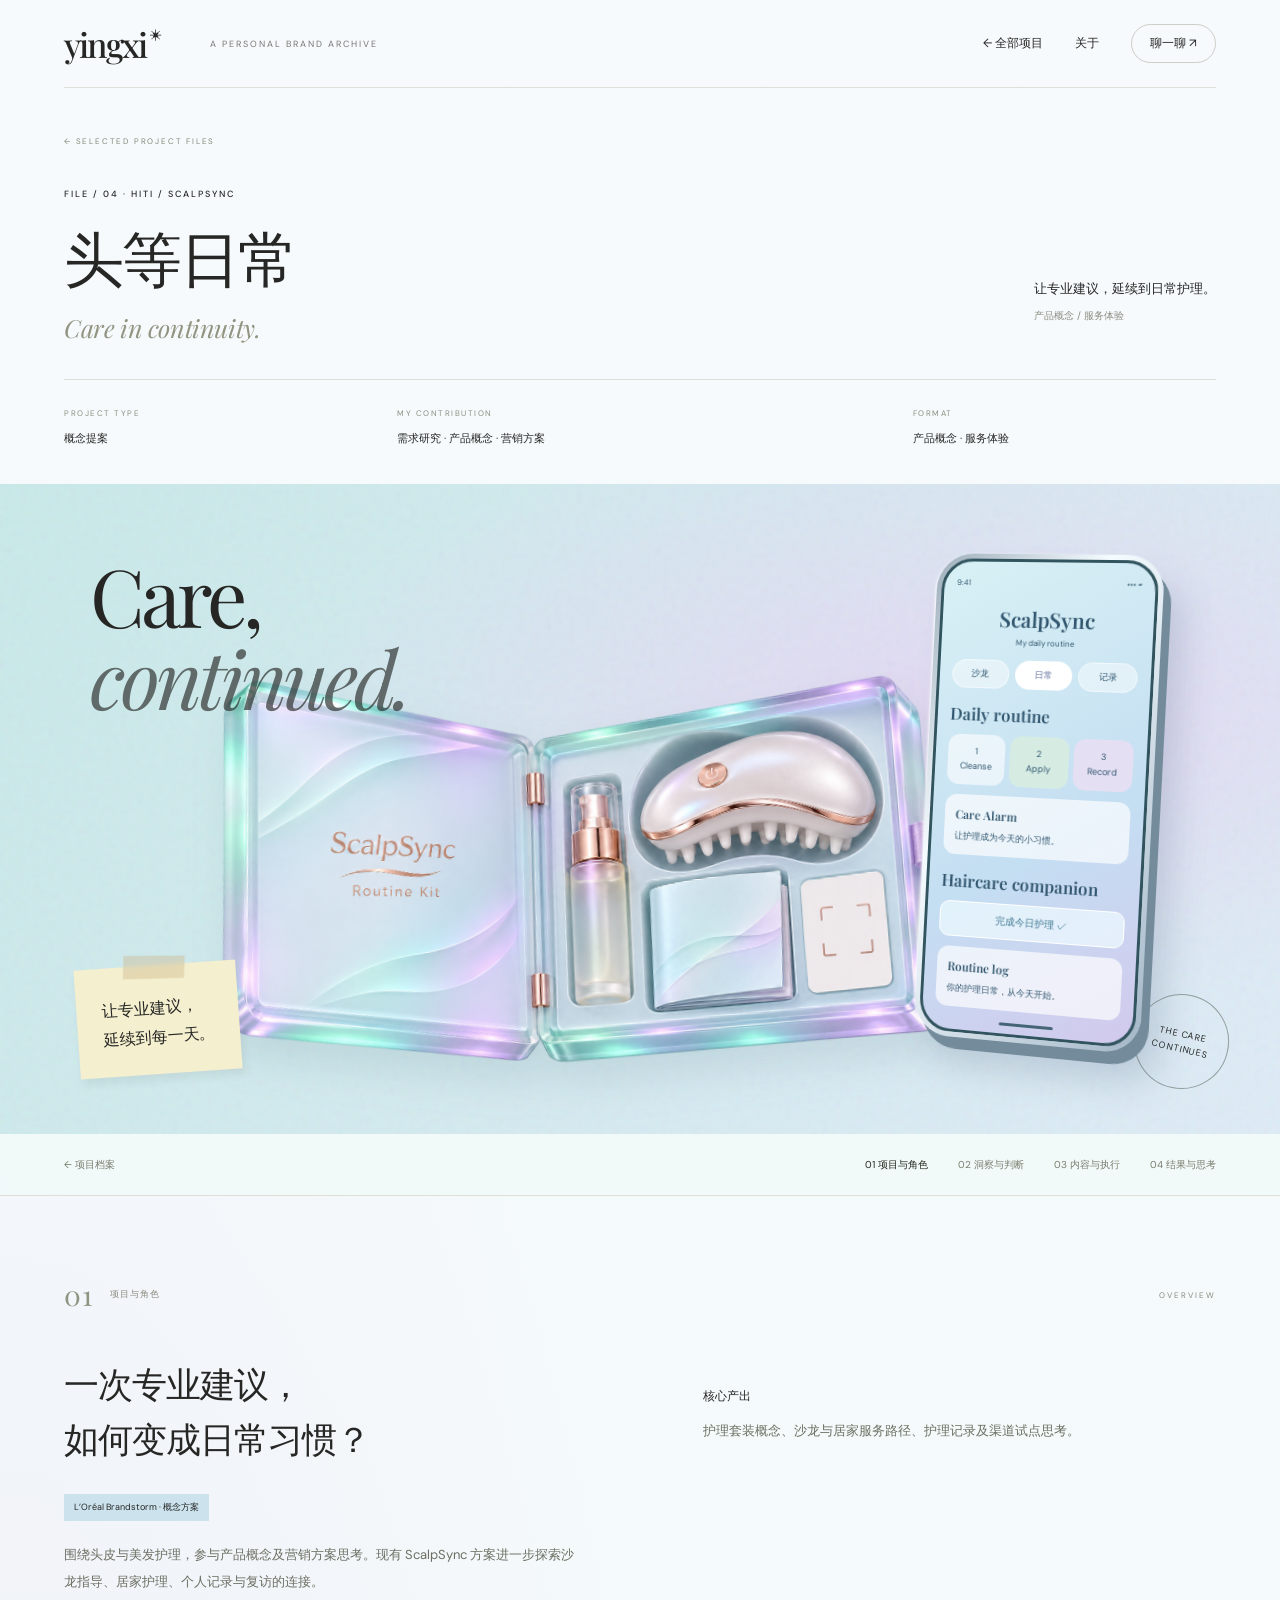
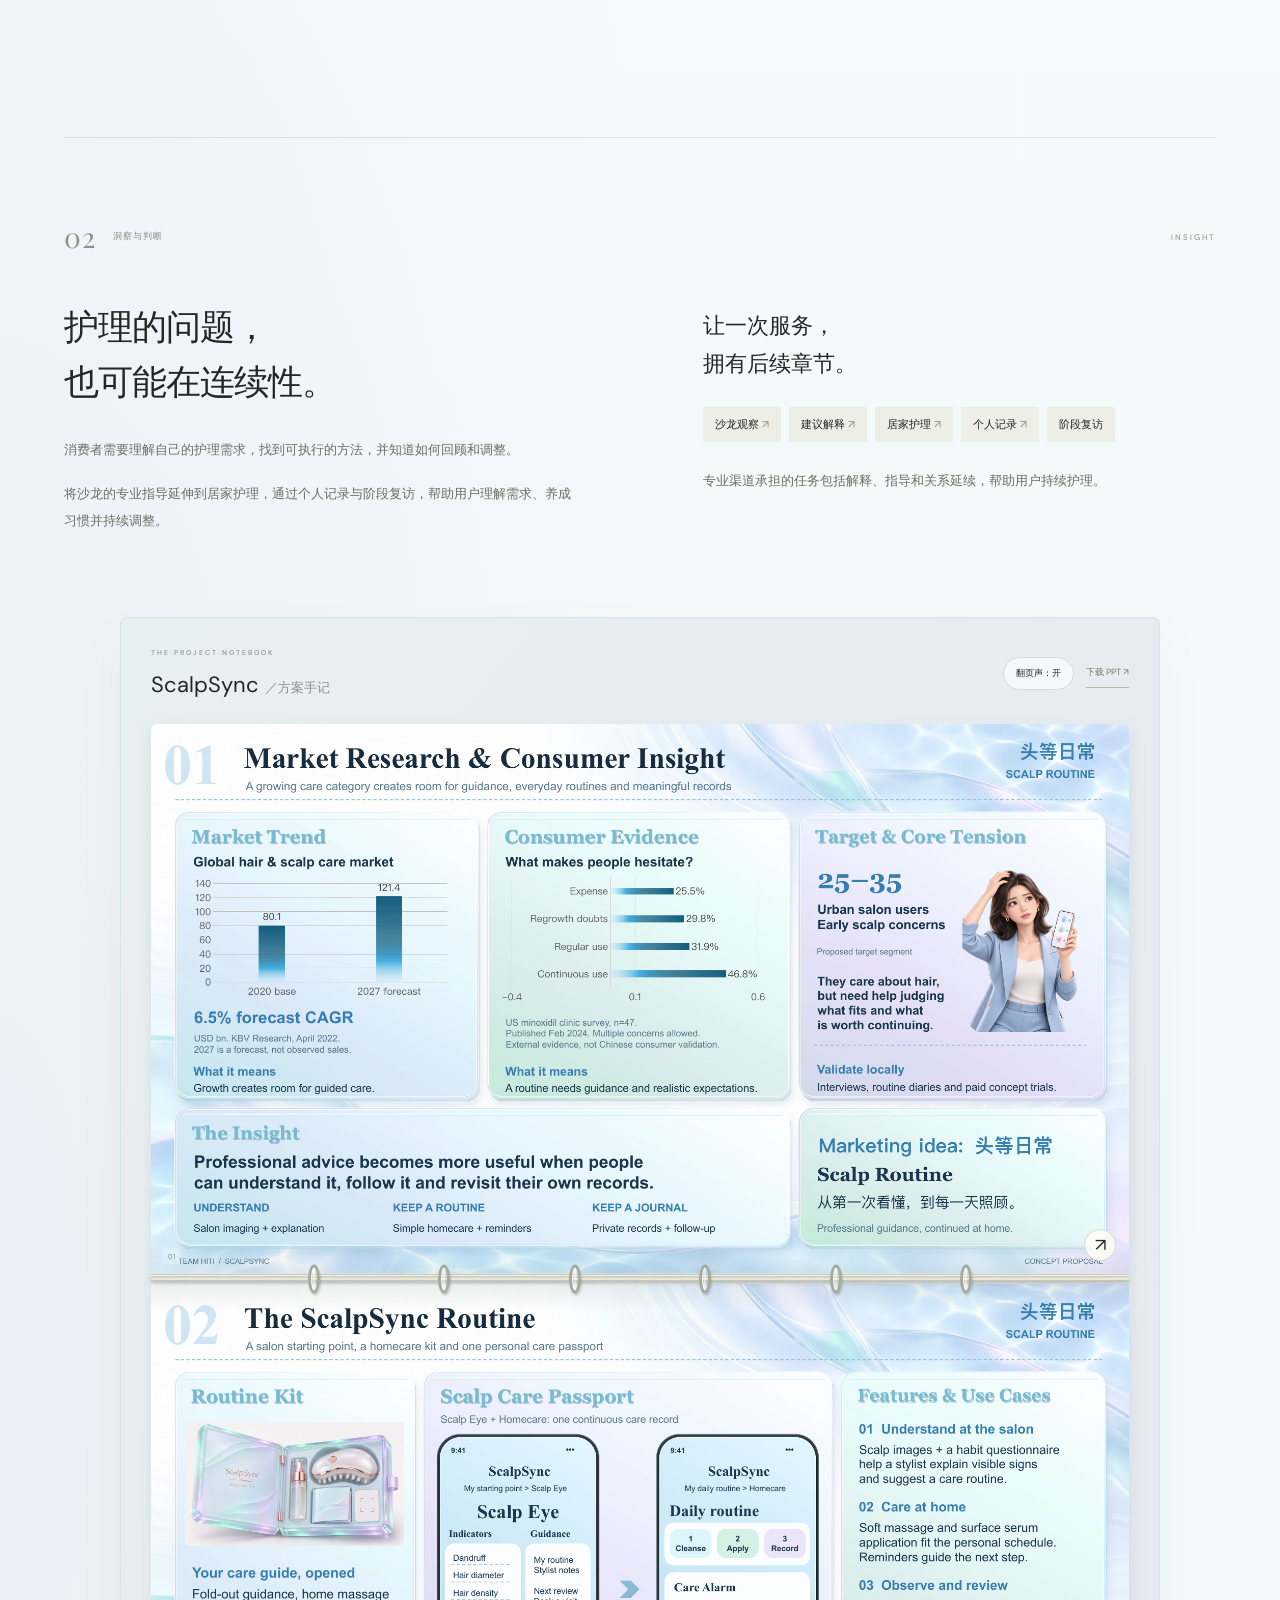
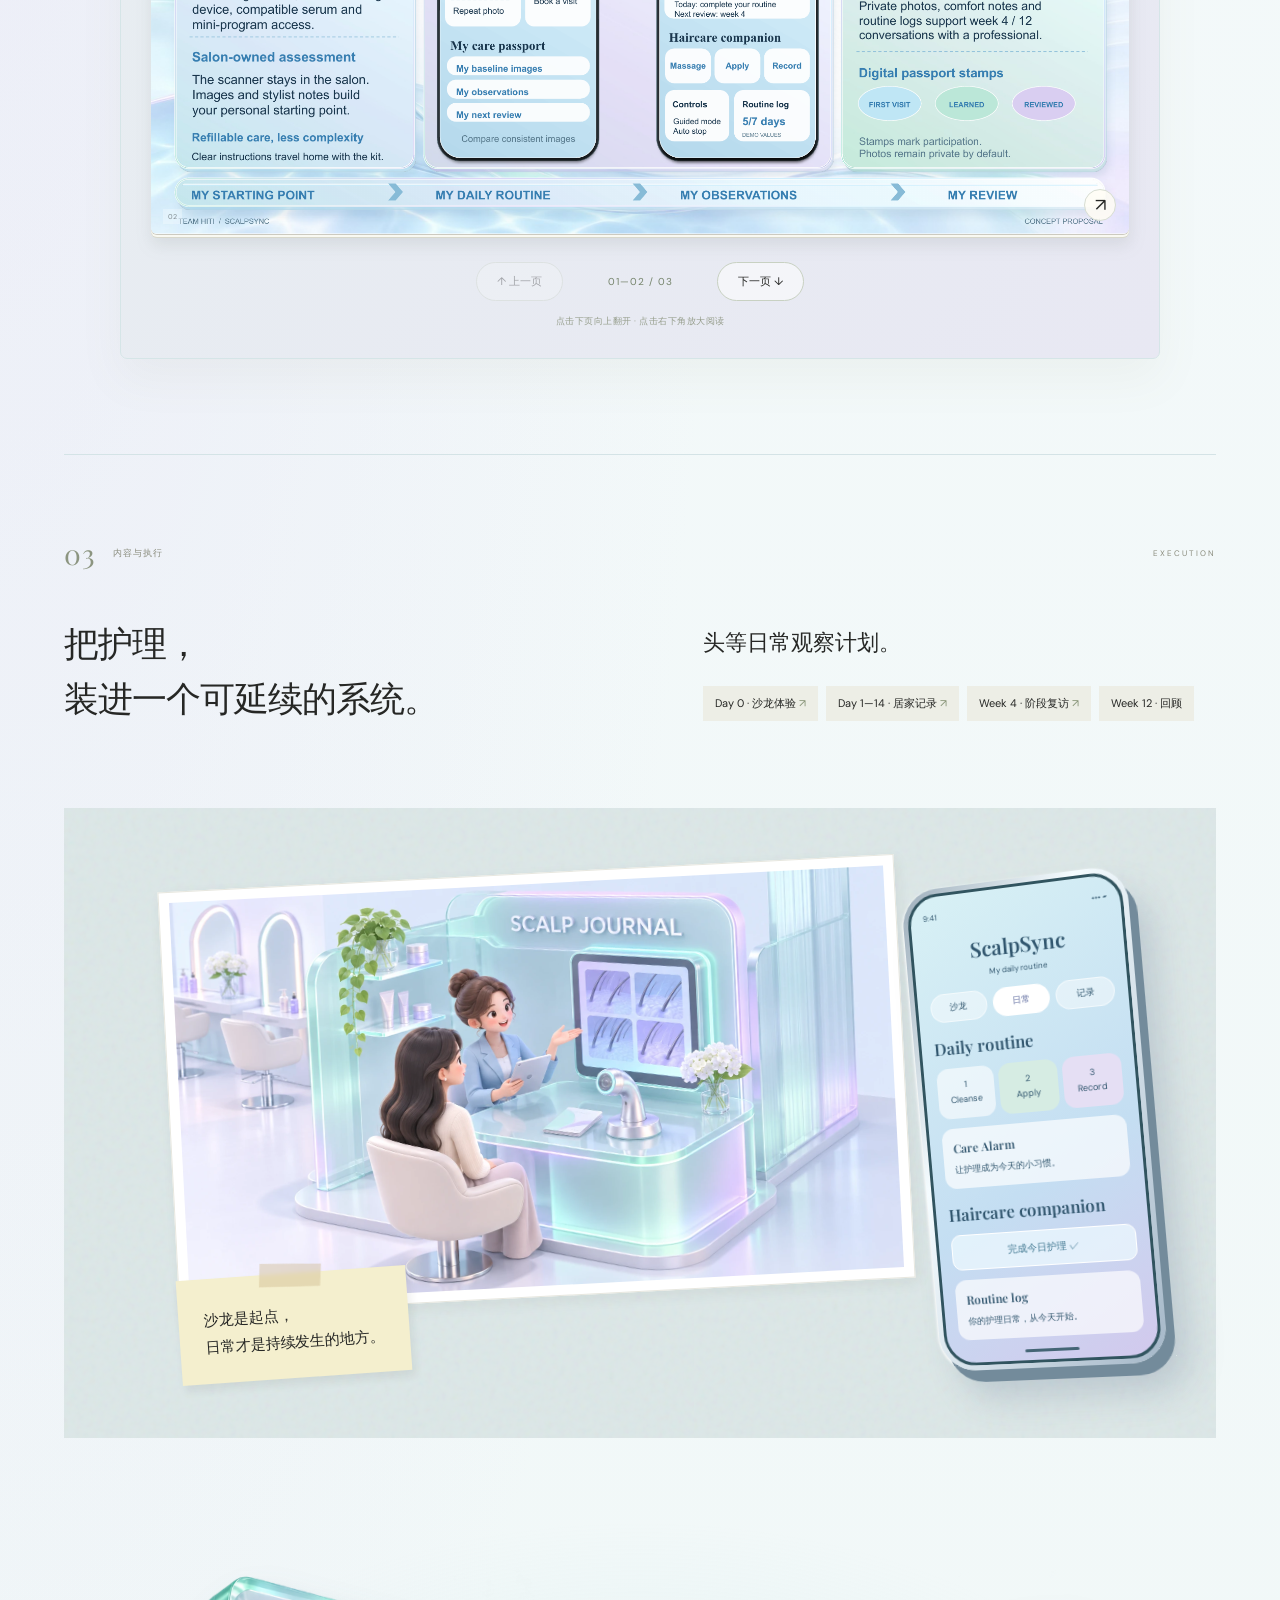
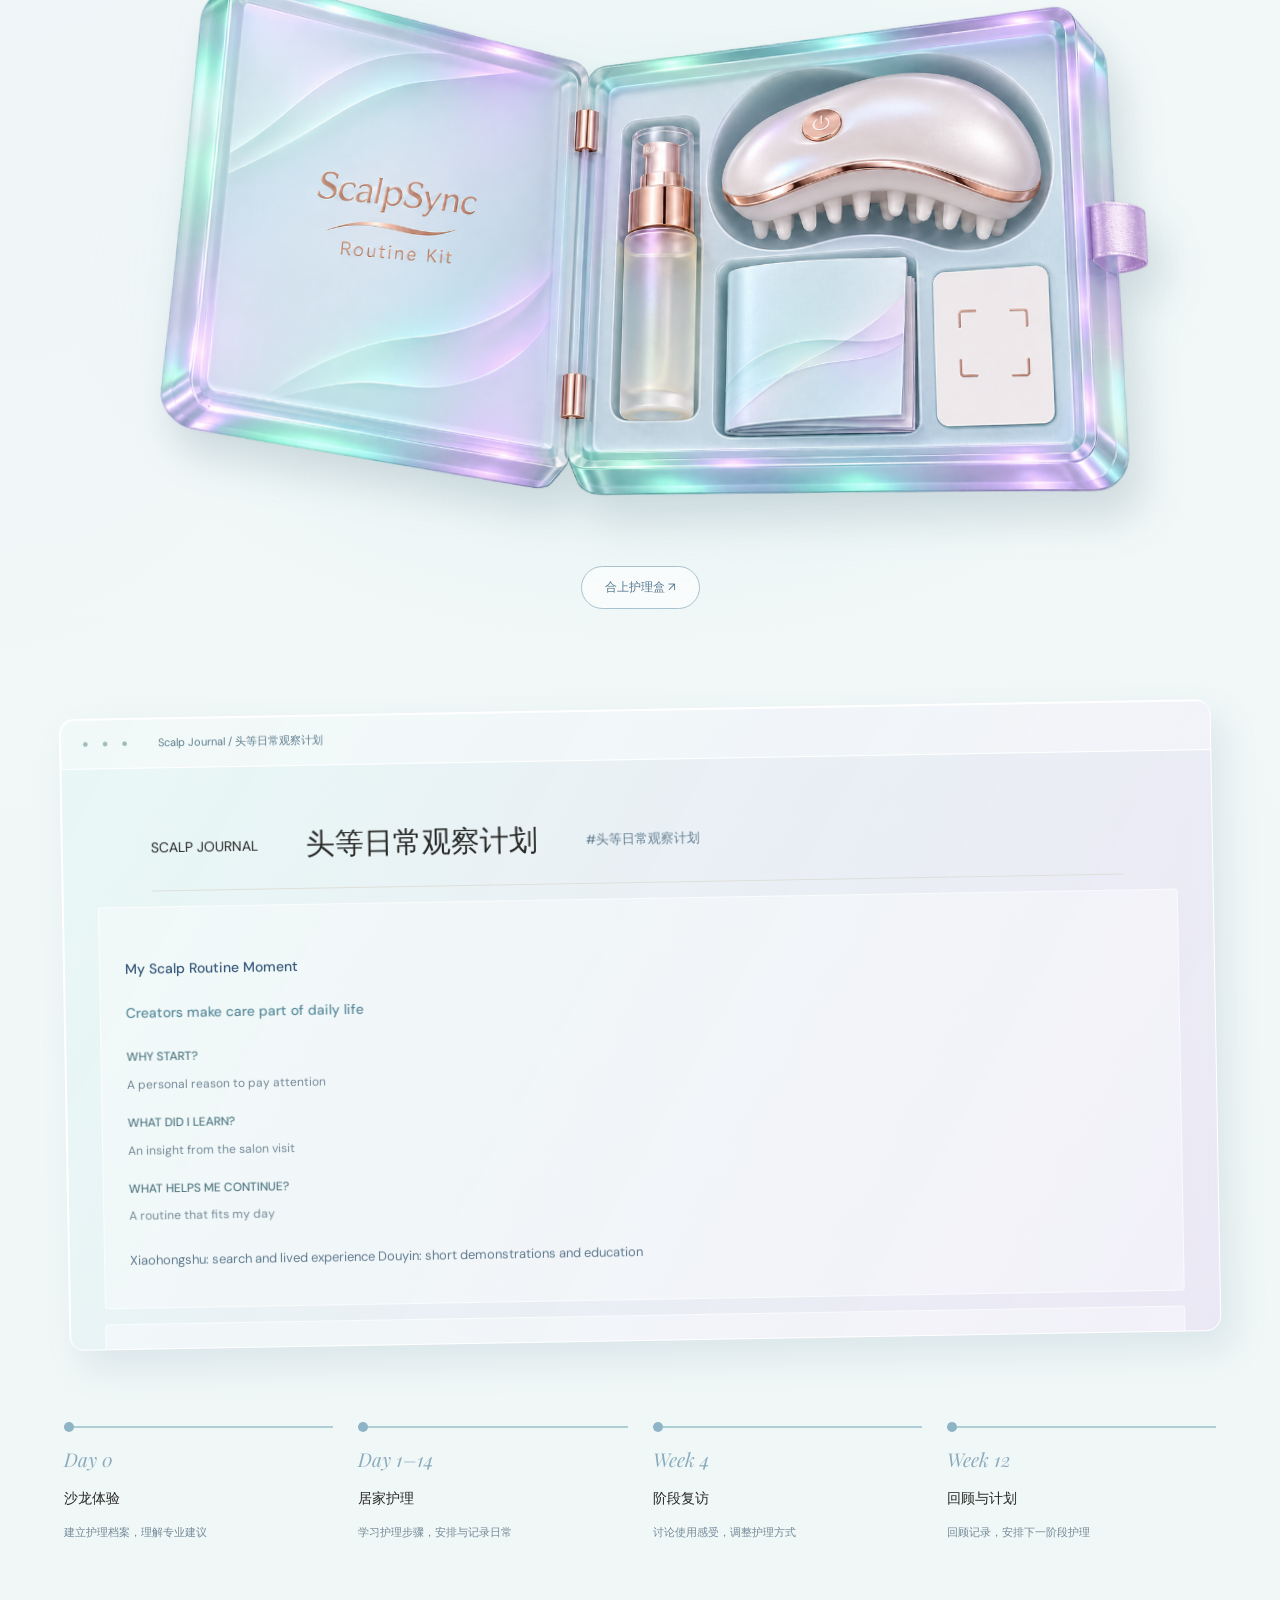
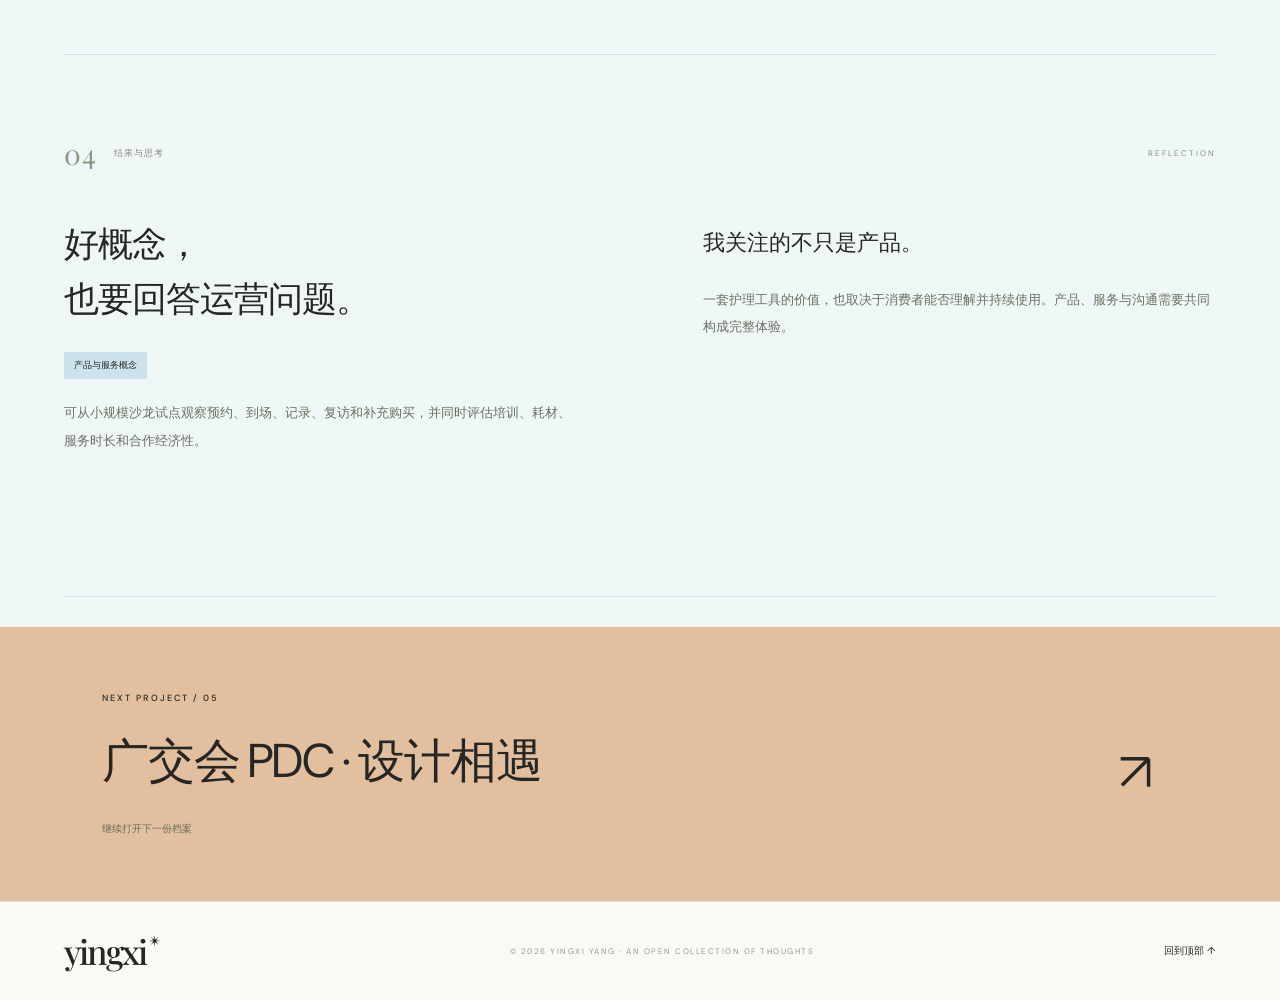
<file: projects/hiti.html>
<!doctype html>
<html lang="zh-CN"><head><meta charset="utf-8"><meta name="viewport" content="width=device-width,initial-scale=1"><meta name="theme-color" content="#f9f9f6"><meta name="description" content="杨颍晞的品牌营销作品集：消费者洞察、海外 Creator、社媒内容与整合传播。"><title>Hiti · 头等日常 — 杨颍晞作品集</title><link rel="icon" href="data:image/svg+xml,%3Csvg%20xmlns=%27http://www.w3.org/2000/svg%27%20viewBox=%270%200%2040%2040%27%3E%3Crect%20width=%2740%27%20height=%2740%27%20rx=%2710%27%20fill=%27%23dcd7f4%27/%3E%3Ctext%20x=%278%27%20y=%2729%27%20font-size=%2728%27%3Ey.%3C/text%3E%3C/svg%3E"><link rel="stylesheet" href="../style.css?v=20261118-depth"><script src="../project.js?v=20261118-depth" defer></script><link rel="stylesheet" href="../revision.css?v=20261118-depth"><script src="../interactions.js?v=20261118-depth" defer></script><link rel="stylesheet" href="../polished.css?v=20261118-depth"><script src="../vendor/gsap.min.js?v=20261118-depth" defer></script><script src="../vendor/ScrollTrigger.min.js?v=20261118-depth" defer></script><script src="../polished.js?v=20261118-depth" defer></script><link rel="stylesheet" href="../journal-theme.css?v=20261118-depth"><script src="../journal.js?v=20261118-depth" defer></script></head><body class="project-page project-hiti" id="top" style="--case-color:#bfd1d5"><a class="skip" href="#chapter-1">跳至项目内容</a><header class="site-header"><a class="wordmark" href="../index.html#home" aria-label="杨颍晞 首页">yingxi<span>✳</span></a><span class="header-note">A PERSONAL BRAND ARCHIVE</span><nav aria-label="主导航"><a href="../index.html#work">← 全部项目</a><a href="../index.html#about">关于</a><a class="contact-link" href="mailto:yennieyyx@163.com">聊一聊 ↗</a></nav></header><main><section class="case-intro" data-reveal-group="" data-reveal-mount=""><a class="back-link" href="../index.html#work">← SELECTED PROJECT FILES</a><div class="case-heading"><div><span class="eyebrow">FILE / 04 · HITI / SCALPSYNC</span><h1>头等日常<span>Care in continuity.</span></h1></div><p>让专业建议，延续到日常护理。<br><span>产品概念 / 服务体验</span></p></div><div class="case-meta"><div><span>PROJECT TYPE</span><p>概念提案</p></div><div><span>MY CONTRIBUTION</span><p>需求研究 · 产品概念 · 营销方案</p></div><div><span>FORMAT</span><p>产品概念 · 服务体验</p></div></div></section><div class="hero-board board-hiti"><div class="board-word">Care,<br><em>continued.</em></div><div class="board-kit"><figure class="material "><a href="../assets/hiti/kit-cutout.png" data-zoom aria-label="放大查看：ScalpSync 护理套装"><img src="../assets/hiti/kit-cutout.png" alt="ScalpSync 护理套装" loading="lazy" decoding="async"><span class="zoom-label" aria-hidden="true">↗</span></a></figure></div><div class="board-passport native-phone"><div class="phone-scene" data-tilt><div class="phone-model"><div class="phone-screen"><div class="phone-status">9:41 <span>••• ▰</span></div><h3>ScalpSync</h3><p class="phone-subtitle">My daily routine</p><nav class="phone-tabs" aria-label="护理护照"><button type="button" data-phone-tab="salon">沙龙</button><button type="button" class="active" data-phone-tab="home">日常</button><button type="button" data-phone-tab="journal">记录</button></nav><div class="phone-view" data-phone-view="home"><h4>Daily routine</h4><div class="routine-steps"><span>1<br>Cleanse</span><span>2<br>Apply</span><span>3<br>Record</span></div><div class="phone-card"><b>Care Alarm</b><p>让护理成为今天的小习惯。</p></div><h4>Haircare companion</h4><button type="button" class="phone-record">完成今日护理 ✓</button><div class="phone-card"><b>Routine log</b><p class="record-status" aria-live="polite">你的护理日常，从今天开始。</p></div></div><div class="phone-view" data-phone-view="salon" hidden><h4>Scalp Eye</h4><div class="scan-art">◎</div><div class="phone-card"><b>Care guidance</b><p>查看沙龙观察记录<br>理解适合自己的护理步骤</p></div><button type="button" data-phone-tab="home">开始居家护理 ↗</button></div><div class="phone-view" data-phone-view="journal" hidden><h4>My care passport</h4><div class="phone-card"><b>My starting point</b><p>记录专业建议与护理计划。</p></div><div class="phone-card"><b>My observations</b><p class="record-status">你的护理日常，从今天开始。</p></div><div class="phone-card"><b>My review</b><p>阶段复访，回顾感受与调整。</p></div></div><div class="phone-homebar"></div></div></div></div></div><aside class="scrap-note hero-note"><span class="tape" aria-hidden="true"></span>让专业建议，<br>延续到每一天。</aside><span class="board-stamp">THE CARE<br>CONTINUES</span></div><nav class="case-nav" aria-label="项目章节"><a href="../index.html#work" class="nav-all">← 项目档案</a><a href="#chapter-1">01 项目与角色</a><a href="#chapter-2">02 洞察与判断</a><a href="#chapter-3">03 内容与执行</a><a href="#chapter-4">04 结果与思考</a><span class="reading-progress" aria-hidden="true"></span></nav><div class="case-content"><section class="case-section" id="chapter-1"><div class="section-marker" data-reveal=""><span>01</span><span>项目与角色</span><span>OVERVIEW</span></div><div class="case-text-grid" data-reveal=""><div><h2>一次专业建议，<br>如何变成日常习惯？</h2><div class="case-prose"><span class="case-tag">L’Oréal Brandstorm · 概念方案</span><p>围绕头皮与美发护理，参与产品概念及营销方案思考。现有 ScalpSync 方案进一步探索沙龙指导、居家护理、个人记录与复访的连接。</p></div></div><div class="case-side"><div class="case-prose"><h4>核心产出</h4><p>护理套装概念、沙龙与居家服务路径、护理记录及渠道试点思考。</p></div></div></div></section><section class="case-section" id="chapter-2"><div class="section-marker" data-reveal=""><span>02</span><span>洞察与判断</span><span>INSIGHT</span></div><div class="case-text-grid" data-reveal=""><div><h2>护理的问题，<br>也可能在连续性。</h2><div class="case-prose"><p>消费者需要理解自己的护理需求，找到可执行的方法，并知道如何回顾和调整。</p><p>将沙龙的专业指导延伸到居家护理，通过个人记录与阶段复访，帮助用户理解需求、养成习惯并持续调整。</p></div></div><div class="case-side"><h3>让一次服务，<br>拥有后续章节。</h3><div class="case-prose"><div class="flow"><span>沙龙观察</span><span>建议解释</span><span>居家护理</span><span>个人记录</span><span>阶段复访</span></div><p>专业渠道承担的任务包括解释、指导和关系延续，帮助用户持续护理。</p></div></div></div><section class="paper-album" data-paper-album="hiti" data-page-count="3" tabindex="0" aria-label="ScalpSync上下翻页相册"><div class="paper-album-heading"><div><span class="eyebrow">THE PROJECT NOTEBOOK</span><h3>ScalpSync <em>／方案手记</em></h3></div><div class="paper-toolbar"><button type="button" data-paper-sound aria-pressed="true">翻页声：开</button><a href="../assets/decks/hiti/original.pptx" download>下载 PPT ↗</a></div></div><div class="paper-book"><figure class="paper-sheet sheet-top"><img data-paper-top src="../assets/decks/hiti/page-1.png" alt="ScalpSync方案第1页"><button class="sheet-zoom" data-sheet-zoom="top" aria-label="放大上页">↗</button><span class="sheet-number" data-top-number>01</span></figure><div class="paper-binding" aria-hidden="true"><i></i><i></i><i></i><i></i><i></i><i></i></div><figure class="paper-sheet sheet-bottom"><img data-paper-bottom src="../assets/decks/hiti/page-2.png" alt="ScalpSync方案第2页"><div class="paper-end" hidden><span>End of this chapter.</span><p>下一页，继续让想法发生。</p></div><button class="sheet-zoom" data-sheet-zoom="bottom" aria-label="放大下页">↗</button><span class="sheet-number" data-bottom-number>02</span></figure><div class="paper-turner" hidden aria-hidden="true"><div class="turn-face turn-front"><img alt=""></div><div class="turn-face turn-back"><img alt=""></div></div></div><div class="paper-controls"><button type="button" data-paper-prev aria-label="向下翻回上一组页面">↑ 上一页</button><span data-paper-position aria-live="polite">01—02 / 03</span><button type="button" data-paper-next aria-label="向上翻开下一组页面">下一页 ↓</button></div><p class="paper-hint">点击下页向上翻开 · 点击右下角放大阅读</p><noscript><p><a href="../assets/decks/hiti/original.pptx">下载完整方案</a></p></noscript></section></section><section class="case-section" id="chapter-3"><div class="section-marker" data-reveal=""><span>03</span><span>内容与执行</span><span>EXECUTION</span></div><div class="case-text-grid" data-reveal=""><div><h2>把护理，<br>装进一个可延续的系统。</h2><div class="case-prose"></div></div><div class="case-side"><h3>头等日常观察计划。</h3><div class="case-prose"><div class="flow"><span>Day 0 · 沙龙体验</span><span>Day 1—14 · 居家记录</span><span>Week 4 · 阶段复访</span><span>Week 12 · 回顾</span></div></div></div></div><div class="service-collage"><figure class="material station-material"><a href="../assets/hiti/station.webp" data-zoom aria-label="放大查看：Scalp Journal 沙龙观察站"><img src="../assets/hiti/station.webp" alt="Scalp Journal 沙龙观察站" loading="lazy" decoding="async"><span class="zoom-label" aria-hidden="true">↗</span></a></figure><aside class="scrap-note "><span class="tape" aria-hidden="true"></span>沙龙是起点，<br>日常才是持续发生的地方。</aside><div class="phone-scene" data-tilt><div class="phone-model"><div class="phone-screen"><div class="phone-status">9:41 <span>••• ▰</span></div><h3>ScalpSync</h3><p class="phone-subtitle">My daily routine</p><nav class="phone-tabs" aria-label="护理护照"><button type="button" data-phone-tab="salon">沙龙</button><button type="button" class="active" data-phone-tab="home">日常</button><button type="button" data-phone-tab="journal">记录</button></nav><div class="phone-view" data-phone-view="home"><h4>Daily routine</h4><div class="routine-steps"><span>1<br>Cleanse</span><span>2<br>Apply</span><span>3<br>Record</span></div><div class="phone-card"><b>Care Alarm</b><p>让护理成为今天的小习惯。</p></div><h4>Haircare companion</h4><button type="button" class="phone-record">完成今日护理 ✓</button><div class="phone-card"><b>Routine log</b><p class="record-status" aria-live="polite">你的护理日常，从今天开始。</p></div></div><div class="phone-view" data-phone-view="salon" hidden><h4>Scalp Eye</h4><div class="scan-art">◎</div><div class="phone-card"><b>Care guidance</b><p>查看沙龙观察记录<br>理解适合自己的护理步骤</p></div><button type="button" data-phone-tab="home">开始居家护理 ↗</button></div><div class="phone-view" data-phone-view="journal" hidden><h4>My care passport</h4><div class="phone-card"><b>My starting point</b><p>记录专业建议与护理计划。</p></div><div class="phone-card"><b>My observations</b><p class="record-status">你的护理日常，从今天开始。</p></div><div class="phone-card"><b>My review</b><p>阶段复访，回顾感受与调整。</p></div></div><div class="phone-homebar"></div></div></div></div></div><div class="evidence-grid"><div class="kit-display" data-tilt><div class="kit-scene"><div class="kit-base"><img src="../assets/hiti/kit-cutout.png" alt="ScalpSync 护理套装"></div><div class="kit-lid"><div class="kit-lid-inside"><img src="../assets/hiti/kit-cutout.png" alt="护理盒内盖"></div><div class="kit-lid-outside"><span>ScalpSync<small>Routine Kit</small></span></div></div></div><button type="button" class="kit-toggle" aria-expanded="true">合上护理盒 ↗</button></div></div><div class="activation-window"><div class="window-bar"><span>● ● ●</span> Scalp Journal / 头等日常观察计划</div><div class="window-scroll" tabindex="0"><div class="glass-activation-content"><header class="native-window-heading"><span>SCALP JOURNAL</span><h3>头等日常观察计划</h3><p>#头等日常观察计划</p></header><div class="native-album-grid"><div class="native-album-card"><h4>My Scalp Routine Moment</h4><h5>Creators make care part of daily life</h5><dl class="native-detail-list"><div><dt>WHY START?</dt><dd>A personal reason to pay attention</dd></div><div><dt>WHAT DID I LEARN?</dt><dd>An insight from the salon visit</dd></div><div><dt>WHAT HELPS ME CONTINUE?</dt><dd>A routine that fits my day</dd></div></dl><p>Xiaohongshu: search and lived experience Douyin: short demonstrations and education</p></div><div class="native-album-card"><h4>Scalp Observation Station</h4><ol class="native-stages"><li><strong>LOOK</strong><span>View images</span></li><li><strong>ASK</strong><span>Get guidance</span></li><li><strong>TAKE HOME</strong><span>Care + passport</span></li></ol></div><div class="native-album-card"><h4>Passport &amp; Service Rewards</h4><dl class="native-detail-list"><div><dt>FIRST ASSESSMENT</dt><dd>Unlock the personal care passport</dd></div><div><dt>PHASE PARTICIPATION</dt><dd>Access a professional consultation</dd></div><div><dt>SCHEDULED REVIEW</dt><dd>Receive care or refill benefits</dd></div></dl><p>WeChat: appointment, journal and review Private scalp images. Optional public stories.</p></div><div class="native-album-card native-wide"><h4>The Observation Plan</h4><ol class="native-stages"><li><strong>DAY 0</strong><span>Salon baseline · Open the passport</span></li><li><strong>DAYS 1–14</strong><span>Build a habit · Learn, schedule and record</span></li><li><strong>WEEK 4</strong><span>Review routine · Discuss comfort and use</span></li><li><strong>WEEK 12</strong><span>Reflect · Review notes and next steps</span></li></ol></div><div class="native-album-card"><h4>Offer &amp; Partner Model</h4><h5>Assessment / 12-week bundle / ongoing care</h5><p>Salon lease + training. Price tests include service time, consumables and acquisition cost.</p></div><div class="native-album-card"><h4>Pilot &amp; Measurement</h4><h5>2 cities, 5–10 salons proposed</h5><p>Booking, show rate, conversion, records, review, refills and margin</p></div></div></div></div></div><ol class="native-timeline"><li><span>Day 0</span><h4>沙龙体验</h4><p>建立护理档案，理解专业建议</p></li><li><span>Day 1–14</span><h4>居家护理</h4><p>学习护理步骤，安排与记录日常</p></li><li><span>Week 4</span><h4>阶段复访</h4><p>讨论使用感受，调整护理方式</p></li><li><span>Week 12</span><h4>回顾与计划</h4><p>回顾记录，安排下一阶段护理</p></li></ol></section><section class="case-section" id="chapter-4"><div class="section-marker" data-reveal=""><span>04</span><span>结果与思考</span><span>REFLECTION</span></div><div class="case-text-grid" data-reveal=""><div><h2>好概念，<br>也要回答运营问题。</h2><div class="case-prose"><span class="case-tag">产品与服务概念</span><p>可从小规模沙龙试点观察预约、到场、记录、复访和补充购买，并同时评估培训、耗材、服务时长和合作经济性。</p></div></div><div class="case-side"><h3>我关注的不只是产品。</h3><div class="case-prose"><p>一套护理工具的价值，也取决于消费者能否理解并持续使用。产品、服务与沟通需要共同构成完整体验。</p></div></div></div></section></div><a class="next-project" href="pdc.html" style="--next-color:#e2bf9e"><span class="eyebrow">NEXT PROJECT / 05</span><strong>广交会 PDC · 设计相遇</strong><span class="next-arrow" aria-hidden="true">↗</span><small>继续打开下一份档案</small></a></main><footer><a class="wordmark" href="../index.html#home">yingxi<span>✳</span></a><span>© 2026 YINGXI YANG · AN OPEN COLLECTION OF THOUGHTS</span><a href="#top">回到顶部 ↑</a></footer><dialog class="lightbox" aria-label="作品大图预览"><button class="lightbox-close" aria-label="关闭大图">✕</button><figure><img alt="项目作品"><figcaption></figcaption></figure></dialog></body></html>
</file>
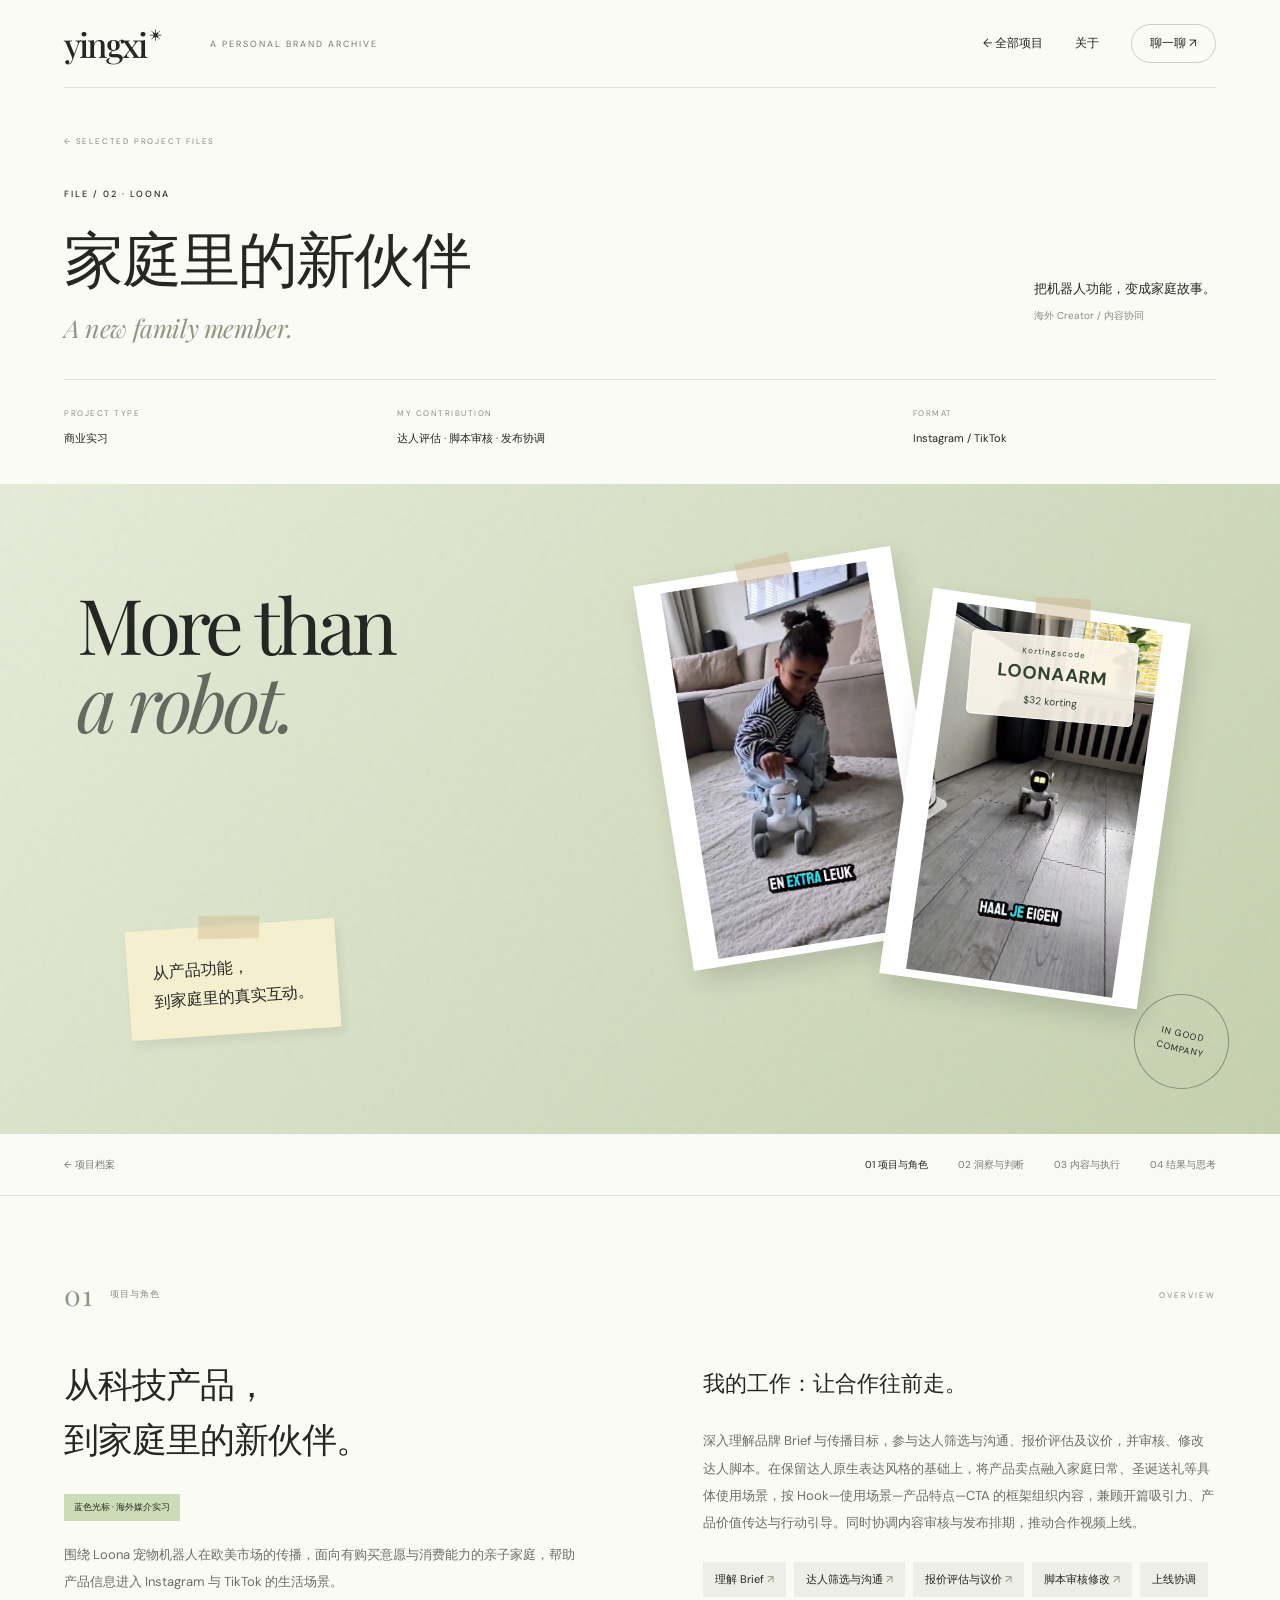
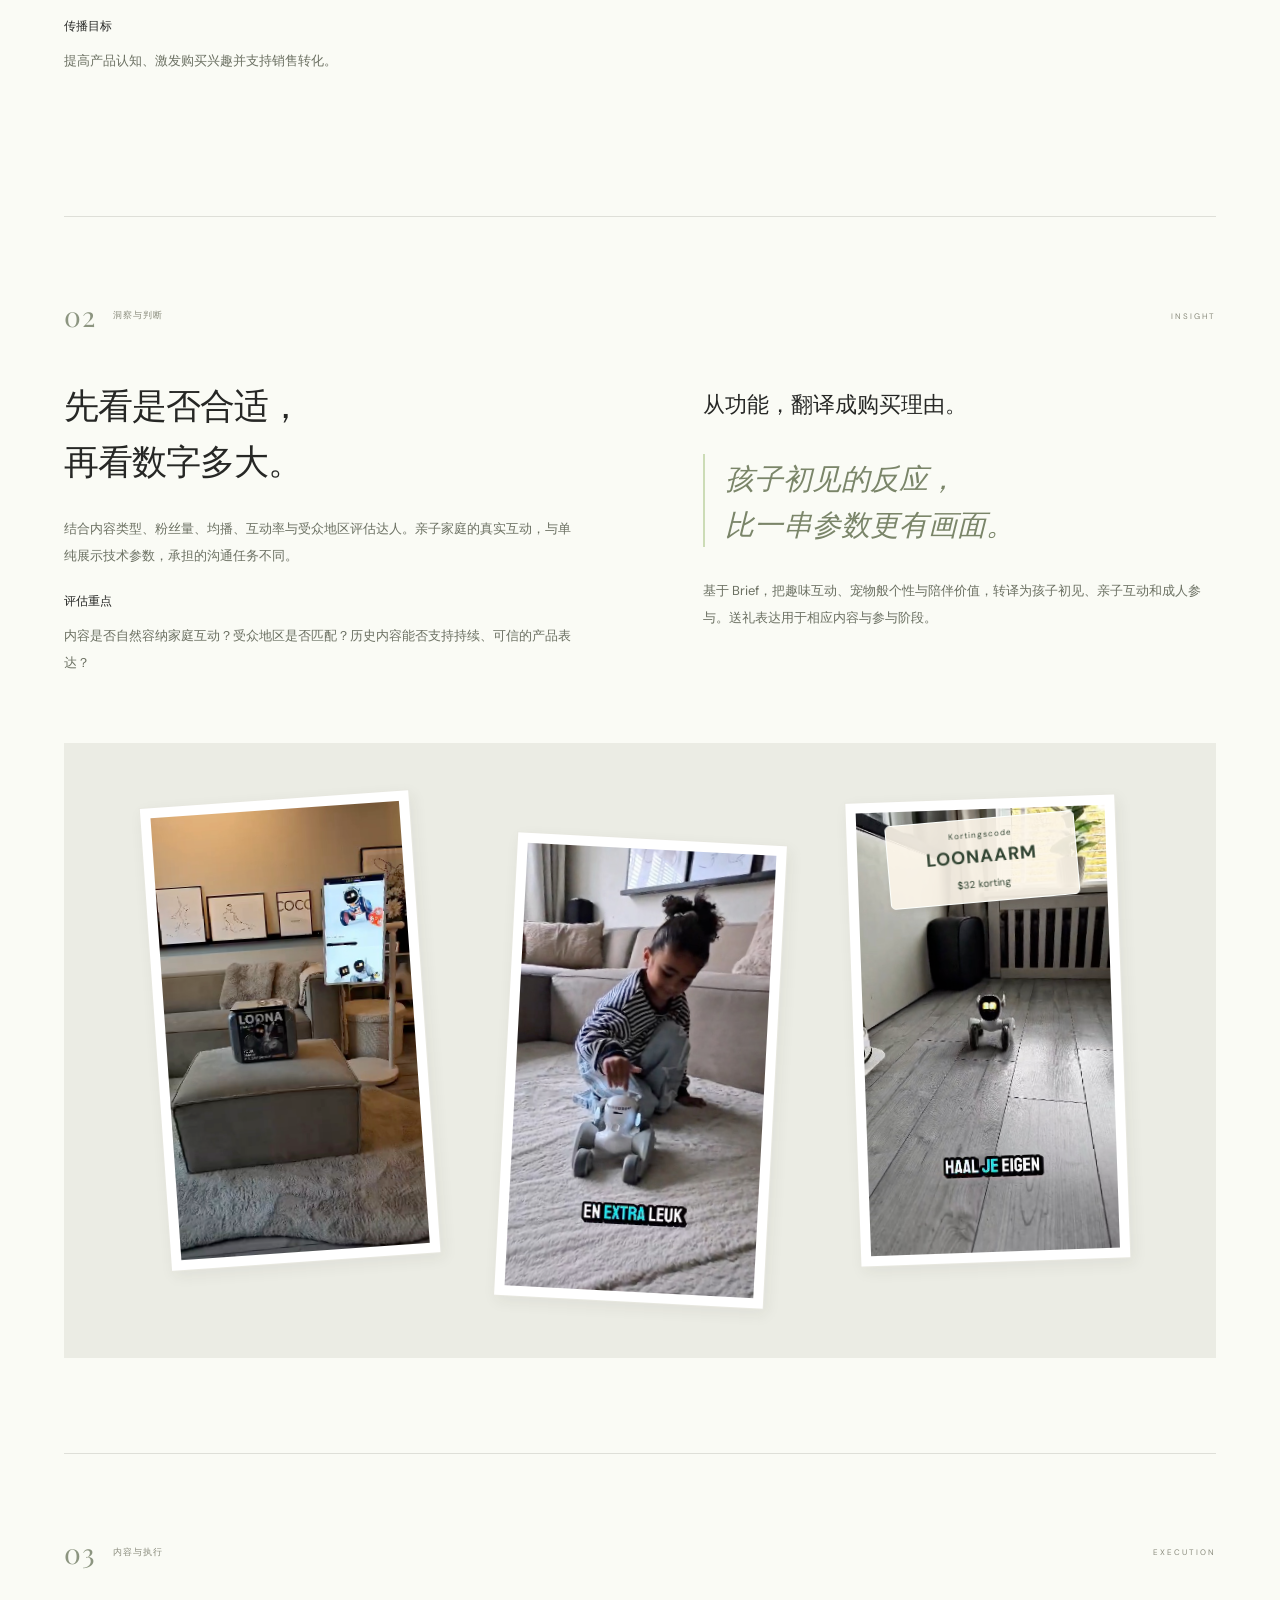
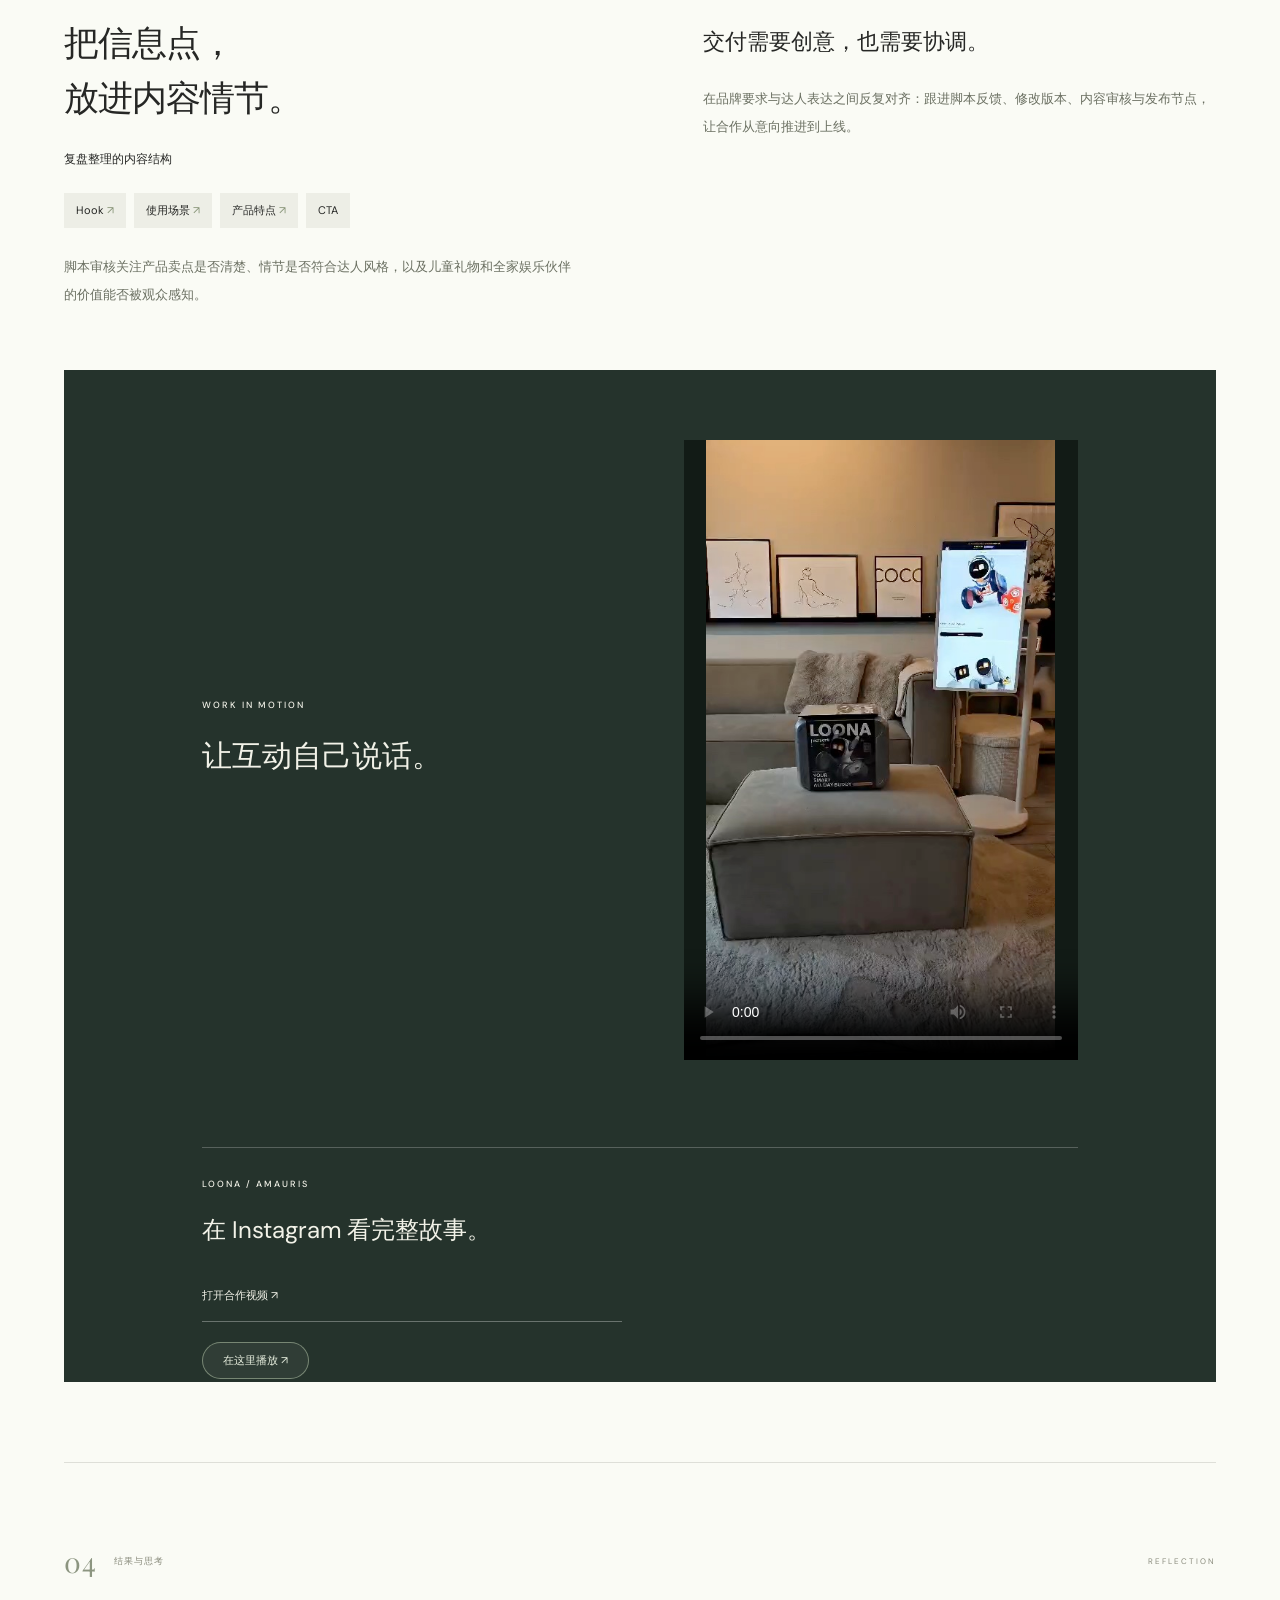
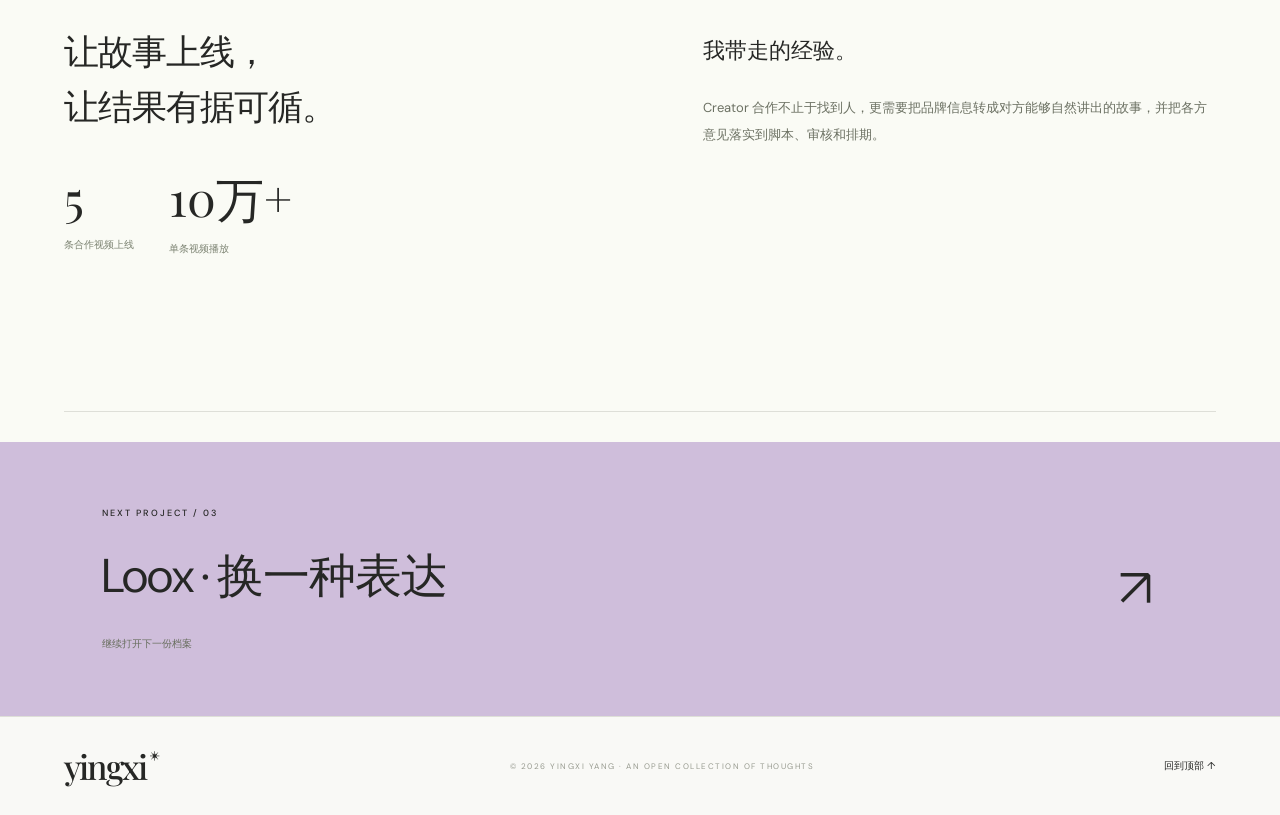
<file: projects/loona.html>
<!doctype html>
<html lang="zh-CN"><head><meta charset="utf-8"><meta name="viewport" content="width=device-width,initial-scale=1"><meta name="theme-color" content="#f9f9f6"><meta name="description" content="杨颍晞的品牌营销作品集：消费者洞察、海外 Creator、社媒内容与整合传播。"><title>Loona · 家庭里的新伙伴 — 杨颍晞作品集</title><link rel="icon" href="data:image/svg+xml,%3Csvg%20xmlns=%27http://www.w3.org/2000/svg%27%20viewBox=%270%200%2040%2040%27%3E%3Crect%20width=%2740%27%20height=%2740%27%20rx=%2710%27%20fill=%27%23dcd7f4%27/%3E%3Ctext%20x=%278%27%20y=%2729%27%20font-size=%2728%27%3Ey.%3C/text%3E%3C/svg%3E"><link rel="stylesheet" href="../style.css?v=20261118-depth"><script src="../project.js?v=20261118-depth" defer></script><link rel="stylesheet" href="../revision.css?v=20261118-depth"><script src="../interactions.js?v=20261118-depth" defer></script><link rel="stylesheet" href="../polished.css?v=20261118-depth"><script src="../vendor/gsap.min.js?v=20261118-depth" defer></script><script src="../vendor/ScrollTrigger.min.js?v=20261118-depth" defer></script><script src="../polished.js?v=20261118-depth" defer></script><link rel="stylesheet" href="../journal-theme.css?v=20261118-depth"><script src="../journal.js?v=20261118-depth" defer></script></head><body class="project-page project-loona" id="top" style="--case-color:#cbd0ba"><a class="skip" href="#chapter-1">跳至项目内容</a><header class="site-header"><a class="wordmark" href="../index.html#home" aria-label="杨颍晞 首页">yingxi<span>✳</span></a><span class="header-note">A PERSONAL BRAND ARCHIVE</span><nav aria-label="主导航"><a href="../index.html#work">← 全部项目</a><a href="../index.html#about">关于</a><a class="contact-link" href="mailto:yennieyyx@163.com">聊一聊 ↗</a></nav></header><main><section class="case-intro" data-reveal-group="" data-reveal-mount=""><a class="back-link" href="../index.html#work">← SELECTED PROJECT FILES</a><div class="case-heading"><div><span class="eyebrow">FILE / 02 · LOONA</span><h1>家庭里的新伙伴<span>A new family member.</span></h1></div><p>把机器人功能，变成家庭故事。<br><span>海外 Creator / 内容协同</span></p></div><div class="case-meta"><div><span>PROJECT TYPE</span><p>商业实习</p></div><div><span>MY CONTRIBUTION</span><p>达人评估 · 脚本审核 · 发布协调</p></div><div><span>FORMAT</span><p>Instagram / TikTok</p></div></div></section><div class="hero-board board-loona"><div class="board-word">More than<br><em>a robot.</em></div><div class="film-photo film-one"><figure class="material "><a href="../assets/loona/child-playing.jpg" data-zoom aria-label="放大查看：项目作品"><img src="../assets/loona/child-playing.jpg" alt="孩子与 Loona 玩耍互动" loading="lazy" decoding="async"><span class="zoom-label" aria-hidden="true">↗</span></a></figure></div><div class="film-photo film-two"><figure class="material "><a href="../assets/loona/coupon-background.jpg" data-zoom aria-label="放大查看：项目作品"><img src="../assets/loona/coupon-background.jpg" alt="Loona 机器人互动场景" loading="lazy" decoding="async"><span class="zoom-label" aria-hidden="true">↗</span></a><div class="coupon-label"><span>Kortingscode</span><strong>LOONAARM</strong><small>$32 korting</small></div></figure></div><aside class="scrap-note hero-note"><span class="tape" aria-hidden="true"></span>从产品功能，<br>到家庭里的真实互动。</aside><span class="board-stamp">IN GOOD<br>COMPANY</span></div><nav class="case-nav" aria-label="项目章节"><a href="../index.html#work" class="nav-all">← 项目档案</a><a href="#chapter-1">01 项目与角色</a><a href="#chapter-2">02 洞察与判断</a><a href="#chapter-3">03 内容与执行</a><a href="#chapter-4">04 结果与思考</a><span class="reading-progress" aria-hidden="true"></span></nav><div class="case-content"><section class="case-section" id="chapter-1"><div class="section-marker" data-reveal=""><span>01</span><span>项目与角色</span><span>OVERVIEW</span></div><div class="case-text-grid" data-reveal=""><div><h2>从科技产品，<br>到家庭里的新伙伴。</h2><div class="case-prose"><span class="case-tag">蓝色光标 · 海外媒介实习</span><p>围绕 Loona 宠物机器人在欧美市场的传播，面向有购买意愿与消费能力的亲子家庭，帮助产品信息进入 Instagram 与 TikTok 的生活场景。</p><h4>传播目标</h4><p>提高产品认知、激发购买兴趣并支持销售转化。</p></div></div><div class="case-side"><h3>我的工作：让合作往前走。</h3><div class="case-prose"><p>深入理解品牌 Brief 与传播目标，参与达人筛选与沟通、报价评估及议价，并审核、修改达人脚本。在保留达人原生表达风格的基础上，将产品卖点融入家庭日常、圣诞送礼等具体使用场景，按 Hook—使用场景—产品特点—CTA 的框架组织内容，兼顾开篇吸引力、产品价值传达与行动引导。同时协调内容审核与发布排期，推动合作视频上线。</p><div class="flow"><span>理解 Brief</span><span>达人筛选与沟通</span><span>报价评估与议价</span><span>脚本审核修改</span><span>上线协调</span></div></div></div></div></section><section class="case-section" id="chapter-2"><div class="section-marker" data-reveal=""><span>02</span><span>洞察与判断</span><span>INSIGHT</span></div><div class="case-text-grid" data-reveal=""><div><h2>先看是否合适，<br>再看数字多大。</h2><div class="case-prose"><p>结合内容类型、粉丝量、均播、互动率与受众地区评估达人。亲子家庭的真实互动，与单纯展示技术参数，承担的沟通任务不同。</p><h4>评估重点</h4><p>内容是否自然容纳家庭互动？受众地区是否匹配？历史内容能否支持持续、可信的产品表达？</p></div></div><div class="case-side"><h3>从功能，翻译成购买理由。</h3><div class="case-prose"><div class="case-quote">孩子初见的反应，<br>比一串参数更有画面。</div><p>基于 Brief，把趣味互动、宠物般个性与陪伴价值，转译为孩子初见、亲子互动和成人参与。送礼表达用于相应内容与参与阶段。</p></div></div></div><div class="filmstrip"><figure class="material "><a href="../assets/loona/loona-frame-1.jpg" data-zoom aria-label="放大查看：项目作品"><img src="../assets/loona/loona-frame-1.jpg" alt="项目作品" loading="lazy" decoding="async"><span class="zoom-label" aria-hidden="true">↗</span></a></figure><figure class="material "><a href="../assets/loona/child-playing.jpg" data-zoom aria-label="放大查看：项目作品"><img src="../assets/loona/child-playing.jpg" alt="孩子与 Loona 玩耍互动" loading="lazy" decoding="async"><span class="zoom-label" aria-hidden="true">↗</span></a></figure><figure class="material "><a href="../assets/loona/coupon-background.jpg" data-zoom aria-label="放大查看：项目作品"><img src="../assets/loona/coupon-background.jpg" alt="Loona 机器人互动场景" loading="lazy" decoding="async"><span class="zoom-label" aria-hidden="true">↗</span></a><div class="coupon-label"><span>Kortingscode</span><strong>LOONAARM</strong><small>$32 korting</small></div></figure></div></section><section class="case-section" id="chapter-3"><div class="section-marker" data-reveal=""><span>03</span><span>内容与执行</span><span>EXECUTION</span></div><div class="case-text-grid" data-reveal=""><div><h2>把信息点，<br>放进内容情节。</h2><div class="case-prose"><h4>复盘整理的内容结构</h4><div class="flow"><span>Hook</span><span>使用场景</span><span>产品特点</span><span>CTA</span></div><p>脚本审核关注产品卖点是否清楚、情节是否符合达人风格，以及儿童礼物和全家娱乐伙伴的价值能否被观众感知。</p></div></div><div class="case-side"><h3>交付需要创意，也需要协调。</h3><div class="case-prose"><p>在品牌要求与达人表达之间反复对齐：跟进脚本反馈、修改版本、内容审核与发布节点，让合作从意向推进到上线。</p></div></div></div><div class="video-stage"><div class="video-caption"><span class="eyebrow">WORK IN MOTION</span><h3>让互动自己说话。</h3></div><video controls playsinline preload="metadata" poster="../assets/loona/loona-frame-1.jpg"><source src="../assets/loona/amauris.mp4" type="video/mp4">浏览器无法播放此视频，<a href="../assets/loona/amauris.mp4">下载视频查看</a>。</source></video><div class="instagram-work"><span class="eyebrow">LOONA / AMAURIS</span><h3>在 Instagram 看完整故事。</h3><a class="external-link" href="https://www.instagram.com/reel/DfpkDKcIYP2/" target="_blank" rel="noopener noreferrer">打开合作视频 ↗</a><button type="button" class="load-instagram" aria-expanded="false">在这里播放 ↗</button><div class="instagram-embed-stage"></div></div></div></section><section class="case-section" id="chapter-4"><div class="section-marker" data-reveal=""><span>04</span><span>结果与思考</span><span>REFLECTION</span></div><div class="case-text-grid" data-reveal=""><div><h2>让故事上线，<br>让结果有据可循。</h2><div class="case-prose"><div class="fact-row"><div class="fact"><strong>5</strong><small>条合作视频上线</small></div><div class="fact"><strong>10万+</strong><small>单条视频播放</small></div></div></div></div><div class="case-side"><h3>我带走的经验。</h3><div class="case-prose"><p>Creator 合作不止于找到人，更需要把品牌信息转成对方能够自然讲出的故事，并把各方意见落实到脚本、审核和排期。</p></div></div></div></section></div><a class="next-project" href="loox.html" style="--next-color:#cfbedb"><span class="eyebrow">NEXT PROJECT / 03</span><strong>Loox · 换一种表达</strong><span class="next-arrow" aria-hidden="true">↗</span><small>继续打开下一份档案</small></a></main><footer><a class="wordmark" href="../index.html#home">yingxi<span>✳</span></a><span>© 2026 YINGXI YANG · AN OPEN COLLECTION OF THOUGHTS</span><a href="#top">回到顶部 ↑</a></footer><dialog class="lightbox" aria-label="作品大图预览"><button class="lightbox-close" aria-label="关闭大图">✕</button><figure><img alt="项目作品"><figcaption></figcaption></figure></dialog></body></html>
</file>
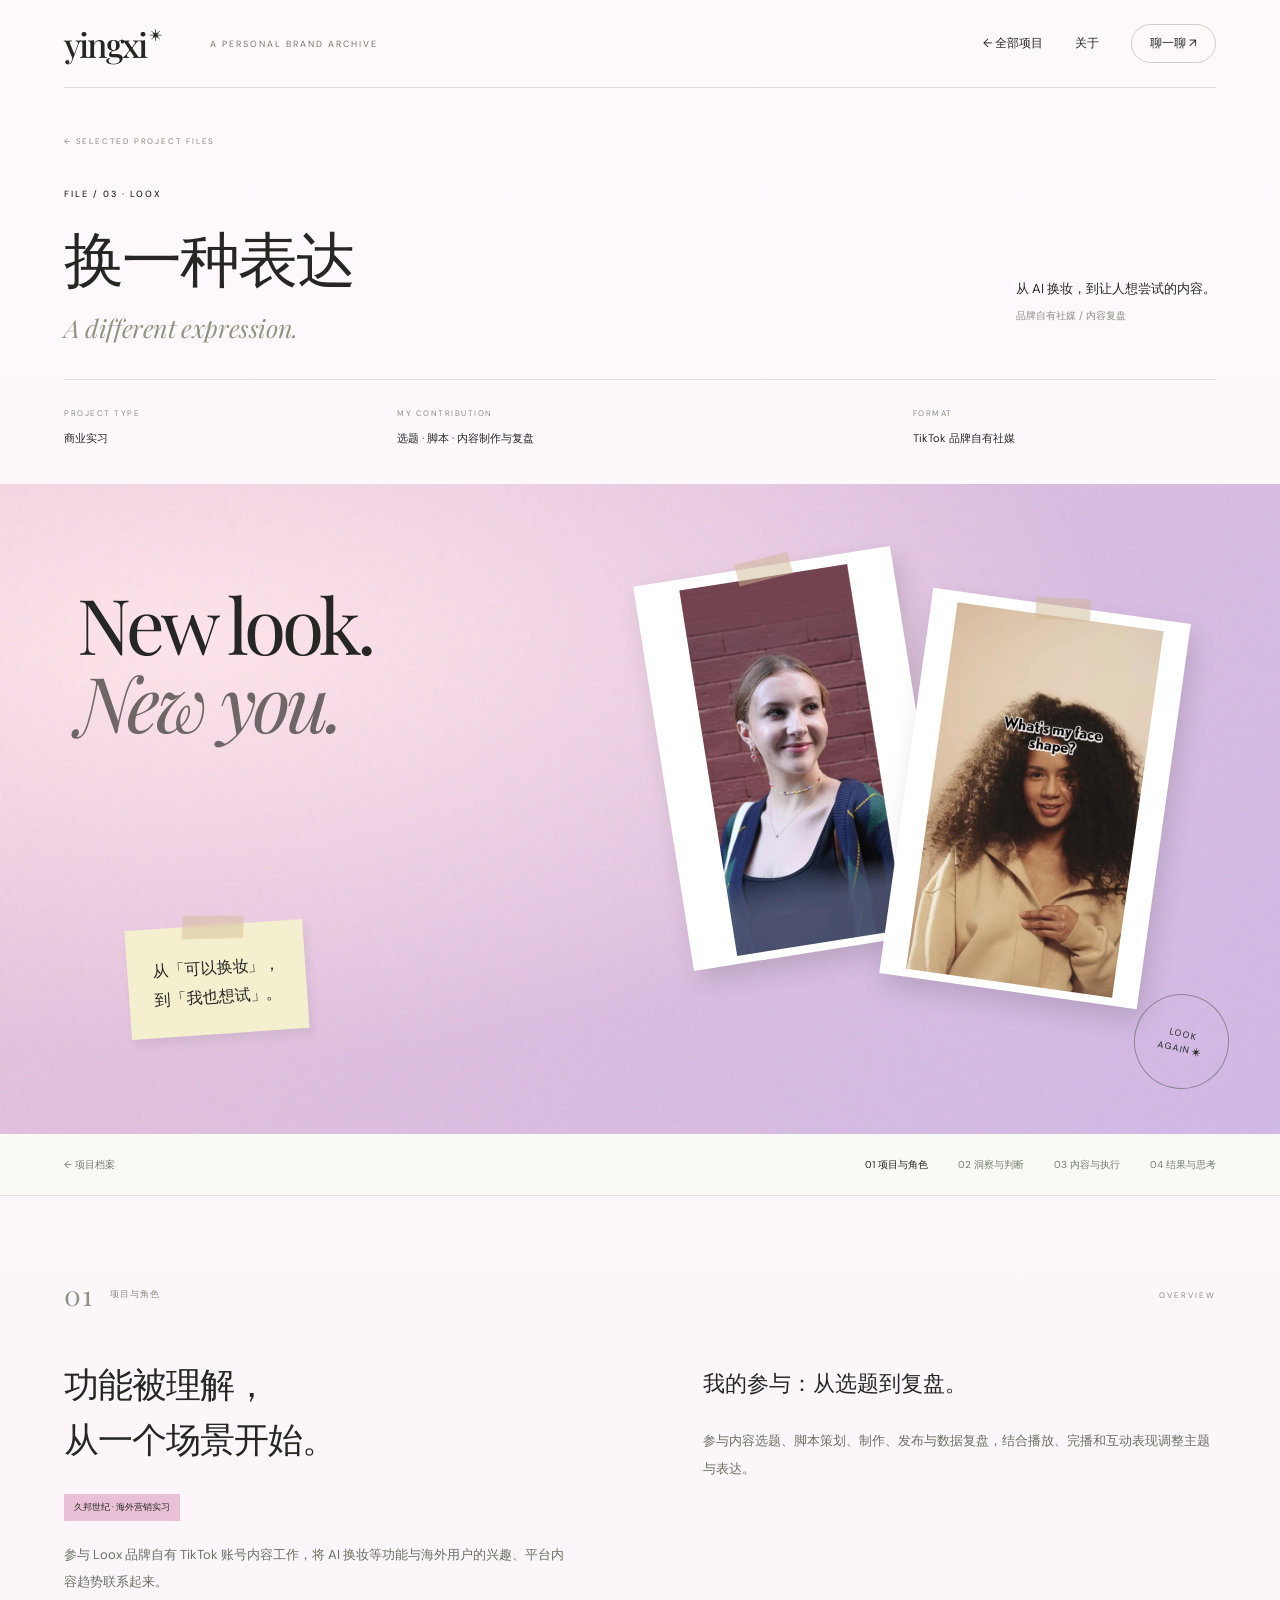
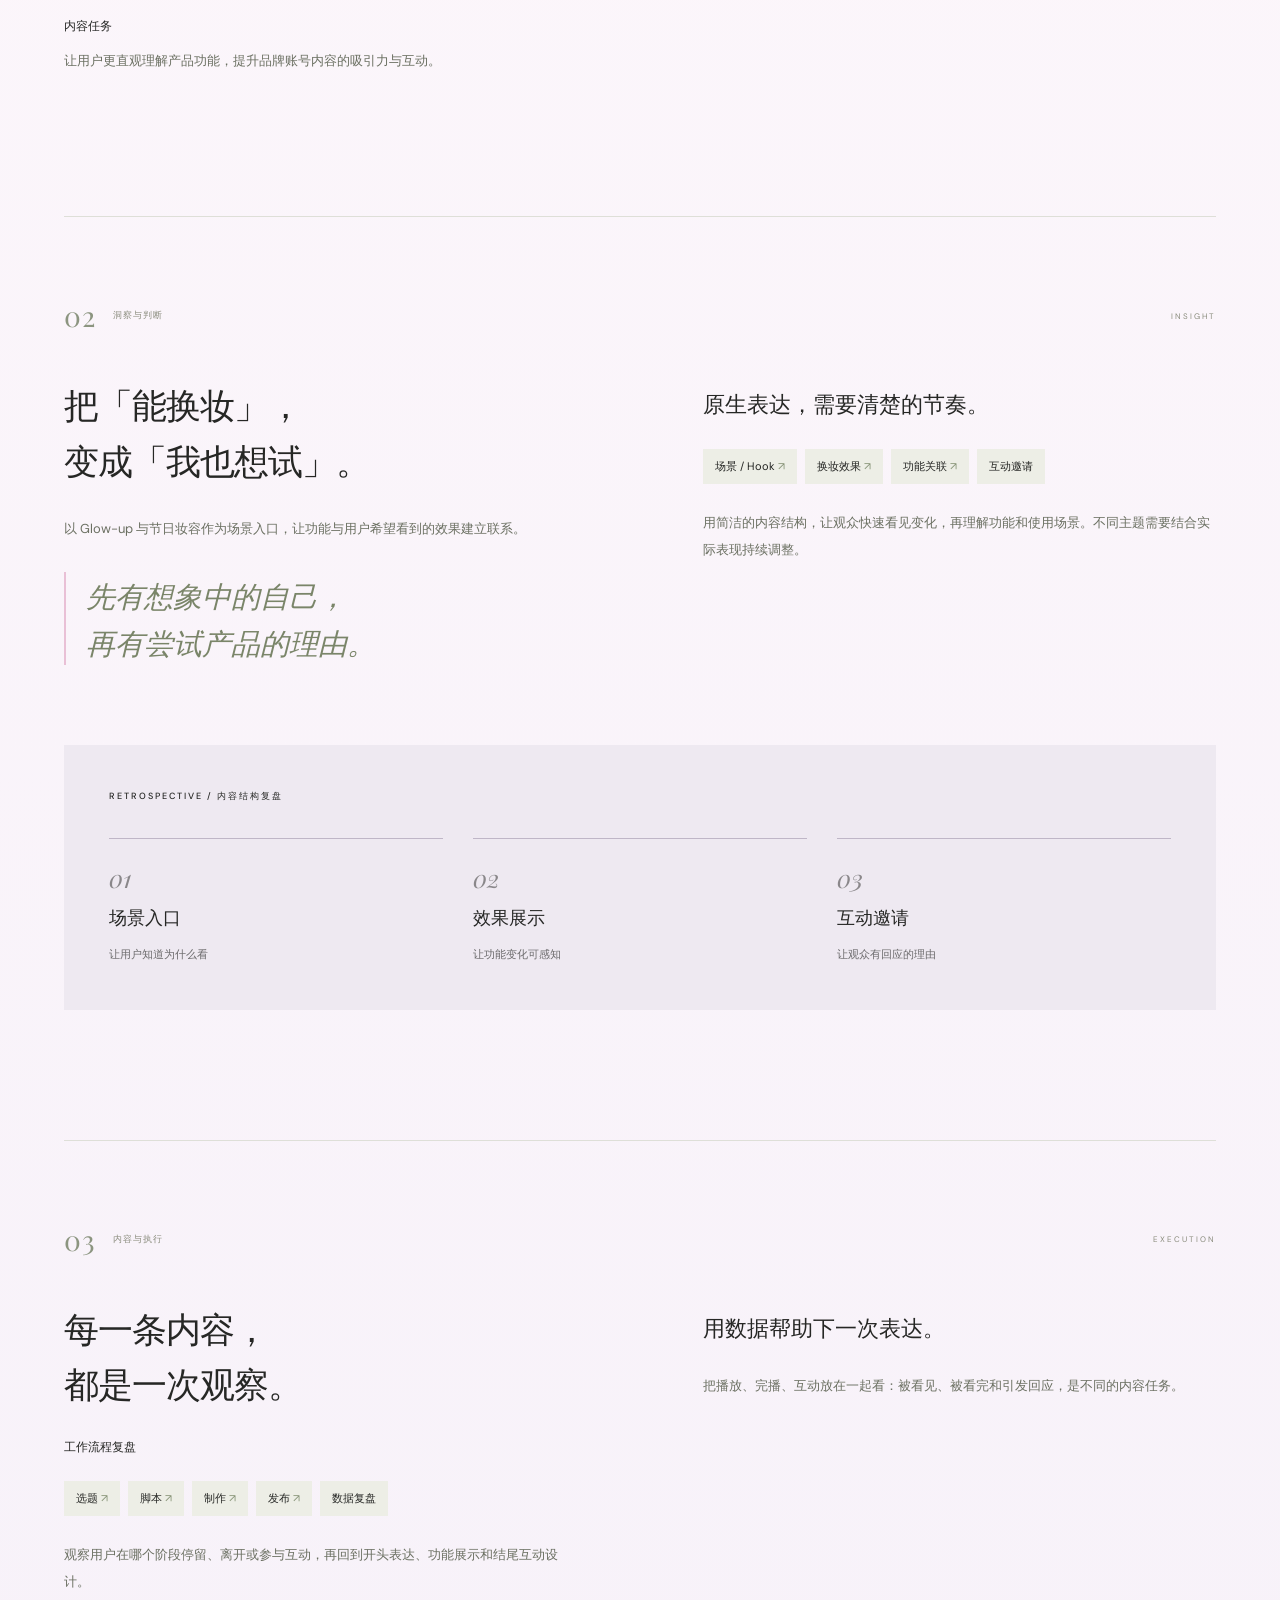
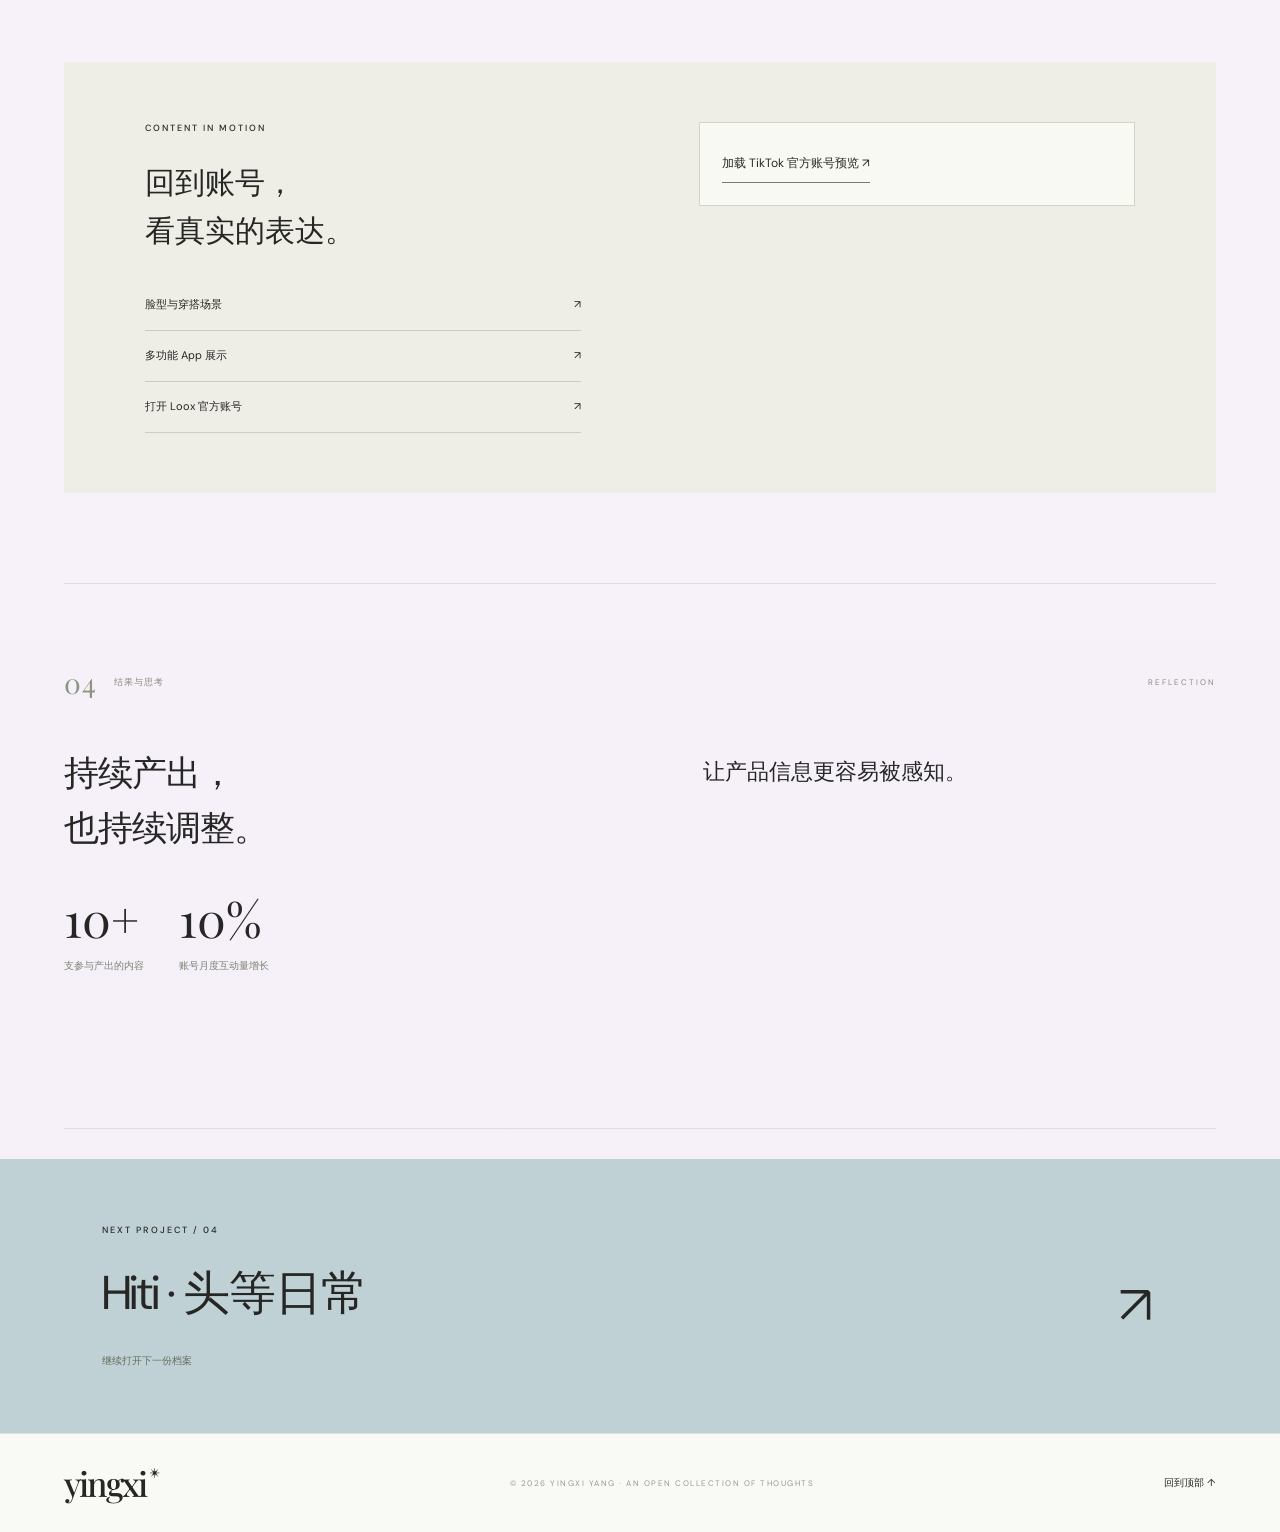
<file: projects/loox.html>
<!doctype html>
<html lang="zh-CN"><head><meta charset="utf-8"><meta name="viewport" content="width=device-width,initial-scale=1"><meta name="theme-color" content="#f9f9f6"><meta name="description" content="杨颍晞的品牌营销作品集：消费者洞察、海外 Creator、社媒内容与整合传播。"><title>Loox · 换一种表达 — 杨颍晞作品集</title><link rel="icon" href="data:image/svg+xml,%3Csvg%20xmlns=%27http://www.w3.org/2000/svg%27%20viewBox=%270%200%2040%2040%27%3E%3Crect%20width=%2740%27%20height=%2740%27%20rx=%2710%27%20fill=%27%23dcd7f4%27/%3E%3Ctext%20x=%278%27%20y=%2729%27%20font-size=%2728%27%3Ey.%3C/text%3E%3C/svg%3E"><link rel="stylesheet" href="../style.css?v=20261118-depth"><script src="../project.js?v=20261118-depth" defer></script><link rel="stylesheet" href="../revision.css?v=20261118-depth"><script src="../interactions.js?v=20261118-depth" defer></script><link rel="stylesheet" href="../polished.css?v=20261118-depth"><script src="../vendor/gsap.min.js?v=20261118-depth" defer></script><script src="../vendor/ScrollTrigger.min.js?v=20261118-depth" defer></script><script src="../polished.js?v=20261118-depth" defer></script><link rel="stylesheet" href="../journal-theme.css?v=20261118-depth"><script src="../journal.js?v=20261118-depth" defer></script></head><body class="project-page project-loox" id="top" style="--case-color:#cfbedb"><a class="skip" href="#chapter-1">跳至项目内容</a><header class="site-header"><a class="wordmark" href="../index.html#home" aria-label="杨颍晞 首页">yingxi<span>✳</span></a><span class="header-note">A PERSONAL BRAND ARCHIVE</span><nav aria-label="主导航"><a href="../index.html#work">← 全部项目</a><a href="../index.html#about">关于</a><a class="contact-link" href="mailto:yennieyyx@163.com">聊一聊 ↗</a></nav></header><main><section class="case-intro" data-reveal-group="" data-reveal-mount=""><a class="back-link" href="../index.html#work">← SELECTED PROJECT FILES</a><div class="case-heading"><div><span class="eyebrow">FILE / 03 · LOOX</span><h1>换一种表达<span>A different expression.</span></h1></div><p>从 AI 换妆，到让人想尝试的内容。<br><span>品牌自有社媒 / 内容复盘</span></p></div><div class="case-meta"><div><span>PROJECT TYPE</span><p>商业实习</p></div><div><span>MY CONTRIBUTION</span><p>选题 · 脚本 · 内容制作与复盘</p></div><div><span>FORMAT</span><p>TikTok 品牌自有社媒</p></div></div></section><div class="hero-board board-loox"><div class="board-word">New look.<br><em>New you.</em></div><div class="film-photo film-one"><figure class="material "><a href="../assets/loox/post-1.webp" data-zoom aria-label="放大查看：项目作品"><img src="../assets/loox/post-1.webp" alt="项目作品" loading="lazy" decoding="async"><span class="zoom-label" aria-hidden="true">↗</span></a></figure></div><div class="film-photo film-two"><figure class="material "><a href="../assets/loox/post-2.webp" data-zoom aria-label="放大查看：项目作品"><img src="../assets/loox/post-2.webp" alt="项目作品" loading="lazy" decoding="async"><span class="zoom-label" aria-hidden="true">↗</span></a></figure></div><aside class="scrap-note hero-note"><span class="tape" aria-hidden="true"></span>从「可以换妆」，<br>到「我也想试」。</aside><span class="board-stamp">LOOK<br>AGAIN ✳</span></div><nav class="case-nav" aria-label="项目章节"><a href="../index.html#work" class="nav-all">← 项目档案</a><a href="#chapter-1">01 项目与角色</a><a href="#chapter-2">02 洞察与判断</a><a href="#chapter-3">03 内容与执行</a><a href="#chapter-4">04 结果与思考</a><span class="reading-progress" aria-hidden="true"></span></nav><div class="case-content"><section class="case-section" id="chapter-1"><div class="section-marker" data-reveal=""><span>01</span><span>项目与角色</span><span>OVERVIEW</span></div><div class="case-text-grid" data-reveal=""><div><h2>功能被理解，<br>从一个场景开始。</h2><div class="case-prose"><span class="case-tag">久邦世纪 · 海外营销实习</span><p>参与 Loox 品牌自有 TikTok 账号内容工作，将 AI 换妆等功能与海外用户的兴趣、平台内容趋势联系起来。</p><h4>内容任务</h4><p>让用户更直观理解产品功能，提升品牌账号内容的吸引力与互动。</p></div></div><div class="case-side"><h3>我的参与：从选题到复盘。</h3><div class="case-prose"><p>参与内容选题、脚本策划、制作、发布与数据复盘，结合播放、完播和互动表现调整主题与表达。</p></div></div></div></section><section class="case-section" id="chapter-2"><div class="section-marker" data-reveal=""><span>02</span><span>洞察与判断</span><span>INSIGHT</span></div><div class="case-text-grid" data-reveal=""><div><h2>把「能换妆」，<br>变成「我也想试」。</h2><div class="case-prose"><p>以 Glow-up 与节日妆容作为场景入口，让功能与用户希望看到的效果建立联系。</p><div class="case-quote">先有想象中的自己，<br>再有尝试产品的理由。</div></div></div><div class="case-side"><h3>原生表达，需要清楚的节奏。</h3><div class="case-prose"><div class="flow"><span>场景 / Hook</span><span>换妆效果</span><span>功能关联</span><span>互动邀请</span></div><p>用简洁的内容结构，让观众快速看见变化，再理解功能和使用场景。不同主题需要结合实际表现持续调整。</p></div></div></div><div class="content-structure"><span class="eyebrow">RETROSPECTIVE / 内容结构复盘</span><div><span><b>01</b>场景入口<small>让用户知道为什么看</small></span><span><b>02</b>效果展示<small>让功能变化可感知</small></span><span><b>03</b>互动邀请<small>让观众有回应的理由</small></span></div></div></section><section class="case-section" id="chapter-3"><div class="section-marker" data-reveal=""><span>03</span><span>内容与执行</span><span>EXECUTION</span></div><div class="case-text-grid" data-reveal=""><div><h2>每一条内容，<br>都是一次观察。</h2><div class="case-prose"><h4>工作流程复盘</h4><div class="flow"><span>选题</span><span>脚本</span><span>制作</span><span>发布</span><span>数据复盘</span></div><p>观察用户在哪个阶段停留、离开或参与互动，再回到开头表达、功能展示和结尾互动设计。</p></div></div><div class="case-side"><h3>用数据帮助下一次表达。</h3><div class="case-prose"><p>把播放、完播、互动放在一起看：被看见、被看完和引发回应，是不同的内容任务。</p></div></div></div><div class="source-project"><div><span class="eyebrow">CONTENT IN MOTION</span><h3>回到账号，<br>看真实的表达。</h3><a class="external-link" href="https://www.tiktok.com/@loox_app/video/7414434361250041119" target="_blank" rel="noopener noreferrer">脸型与穿搭场景 <span>↗</span></a><a class="external-link" href="https://www.tiktok.com/@loox_app/video/7388036167679184159" target="_blank" rel="noopener noreferrer">多功能 App 展示 <span>↗</span></a><a class="external-link" href="https://www.tiktok.com/@loox_app" target="_blank" rel="noopener noreferrer">打开 Loox 官方账号 <span>↗</span></a></div><div class="embed-stage"><button type="button" class="load-tiktok" aria-expanded="false">加载 TikTok 官方账号预览 ↗</button><div id="tiktok-preview"></div></div></div></section><section class="case-section" id="chapter-4"><div class="section-marker" data-reveal=""><span>04</span><span>结果与思考</span><span>REFLECTION</span></div><div class="case-text-grid" data-reveal=""><div><h2>持续产出，<br>也持续调整。</h2><div class="case-prose"><div class="fact-row"><div class="fact"><strong>10+</strong><small>支参与产出的内容</small></div><div class="fact"><strong>10%</strong><small>账号月度互动量增长</small></div></div></div></div><div class="case-side"><h3>让产品信息更容易被感知。</h3><div class="case-prose"></div></div></div></section></div><a class="next-project" href="hiti.html" style="--next-color:#bfd1d5"><span class="eyebrow">NEXT PROJECT / 04</span><strong>Hiti · 头等日常</strong><span class="next-arrow" aria-hidden="true">↗</span><small>继续打开下一份档案</small></a></main><footer><a class="wordmark" href="../index.html#home">yingxi<span>✳</span></a><span>© 2026 YINGXI YANG · AN OPEN COLLECTION OF THOUGHTS</span><a href="#top">回到顶部 ↑</a></footer><dialog class="lightbox" aria-label="作品大图预览"><button class="lightbox-close" aria-label="关闭大图">✕</button><figure><img alt="项目作品"><figcaption></figcaption></figure></dialog></body></html>
</file>
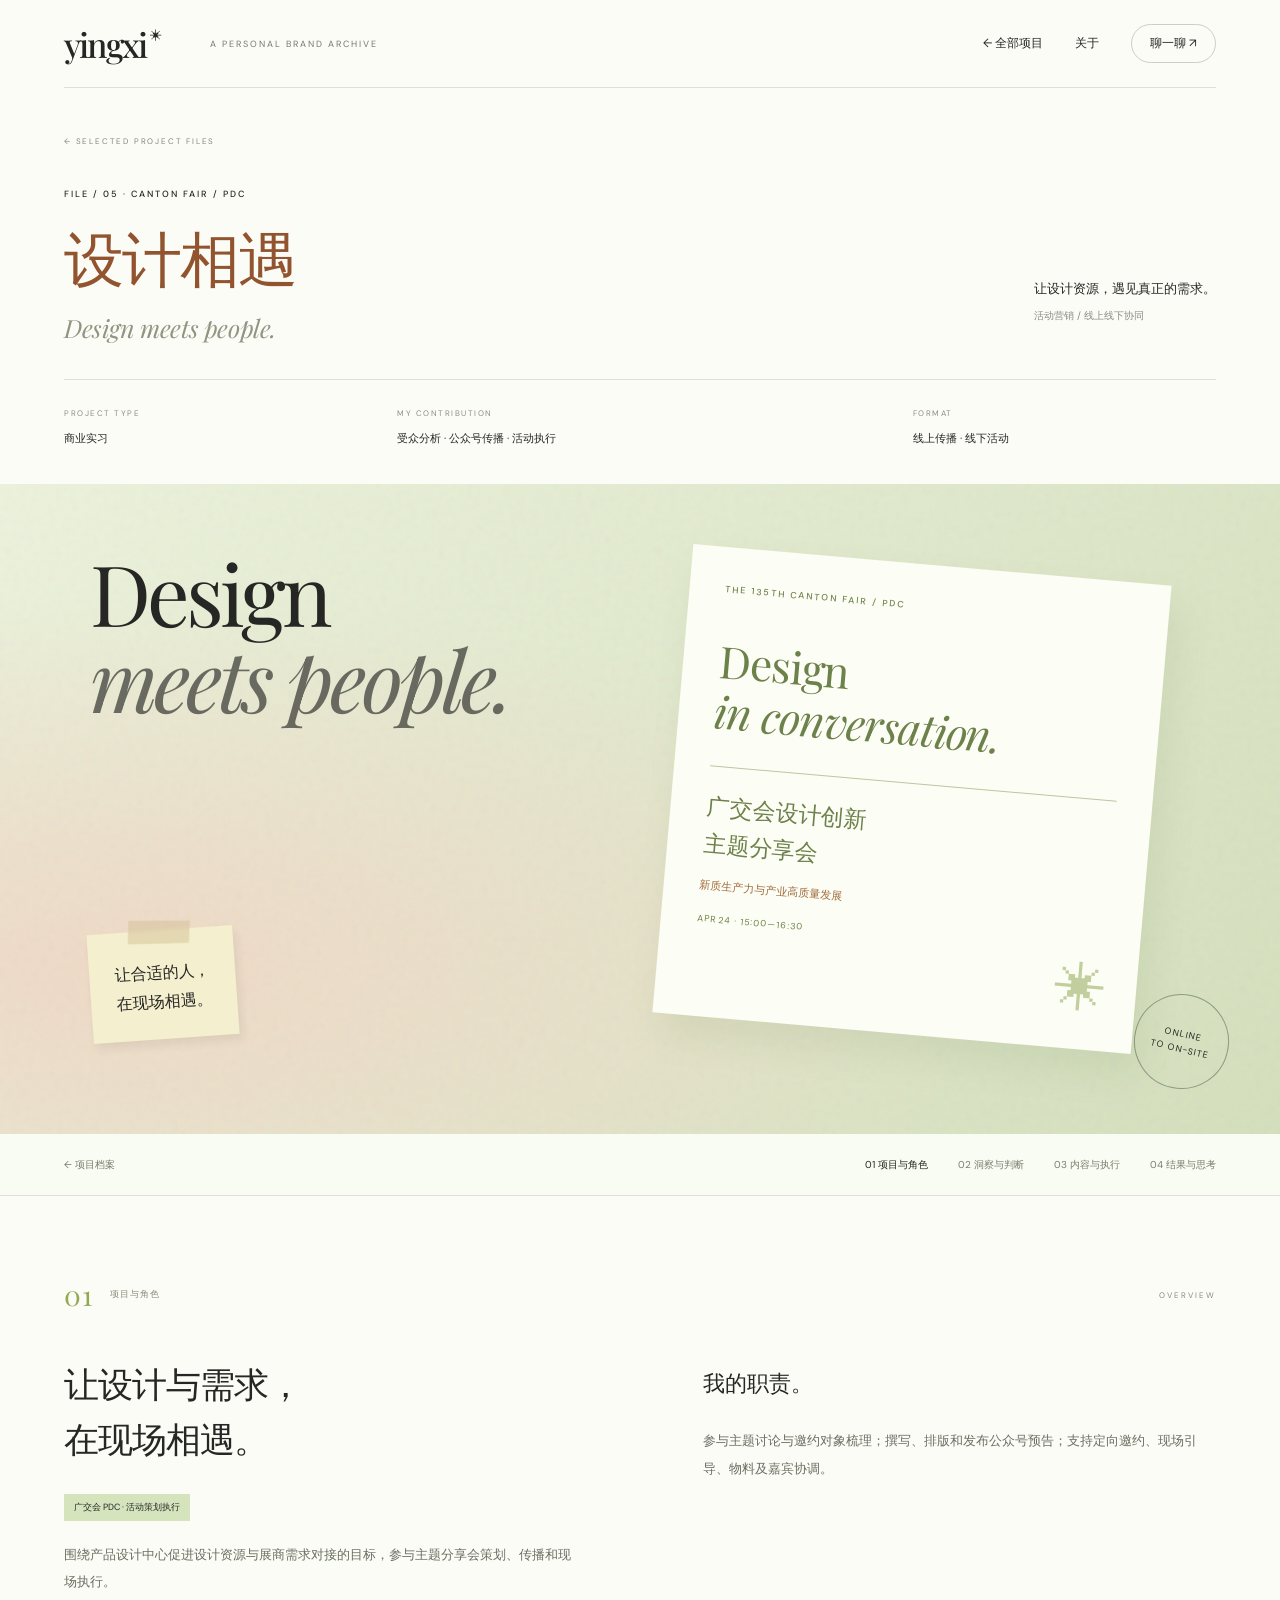
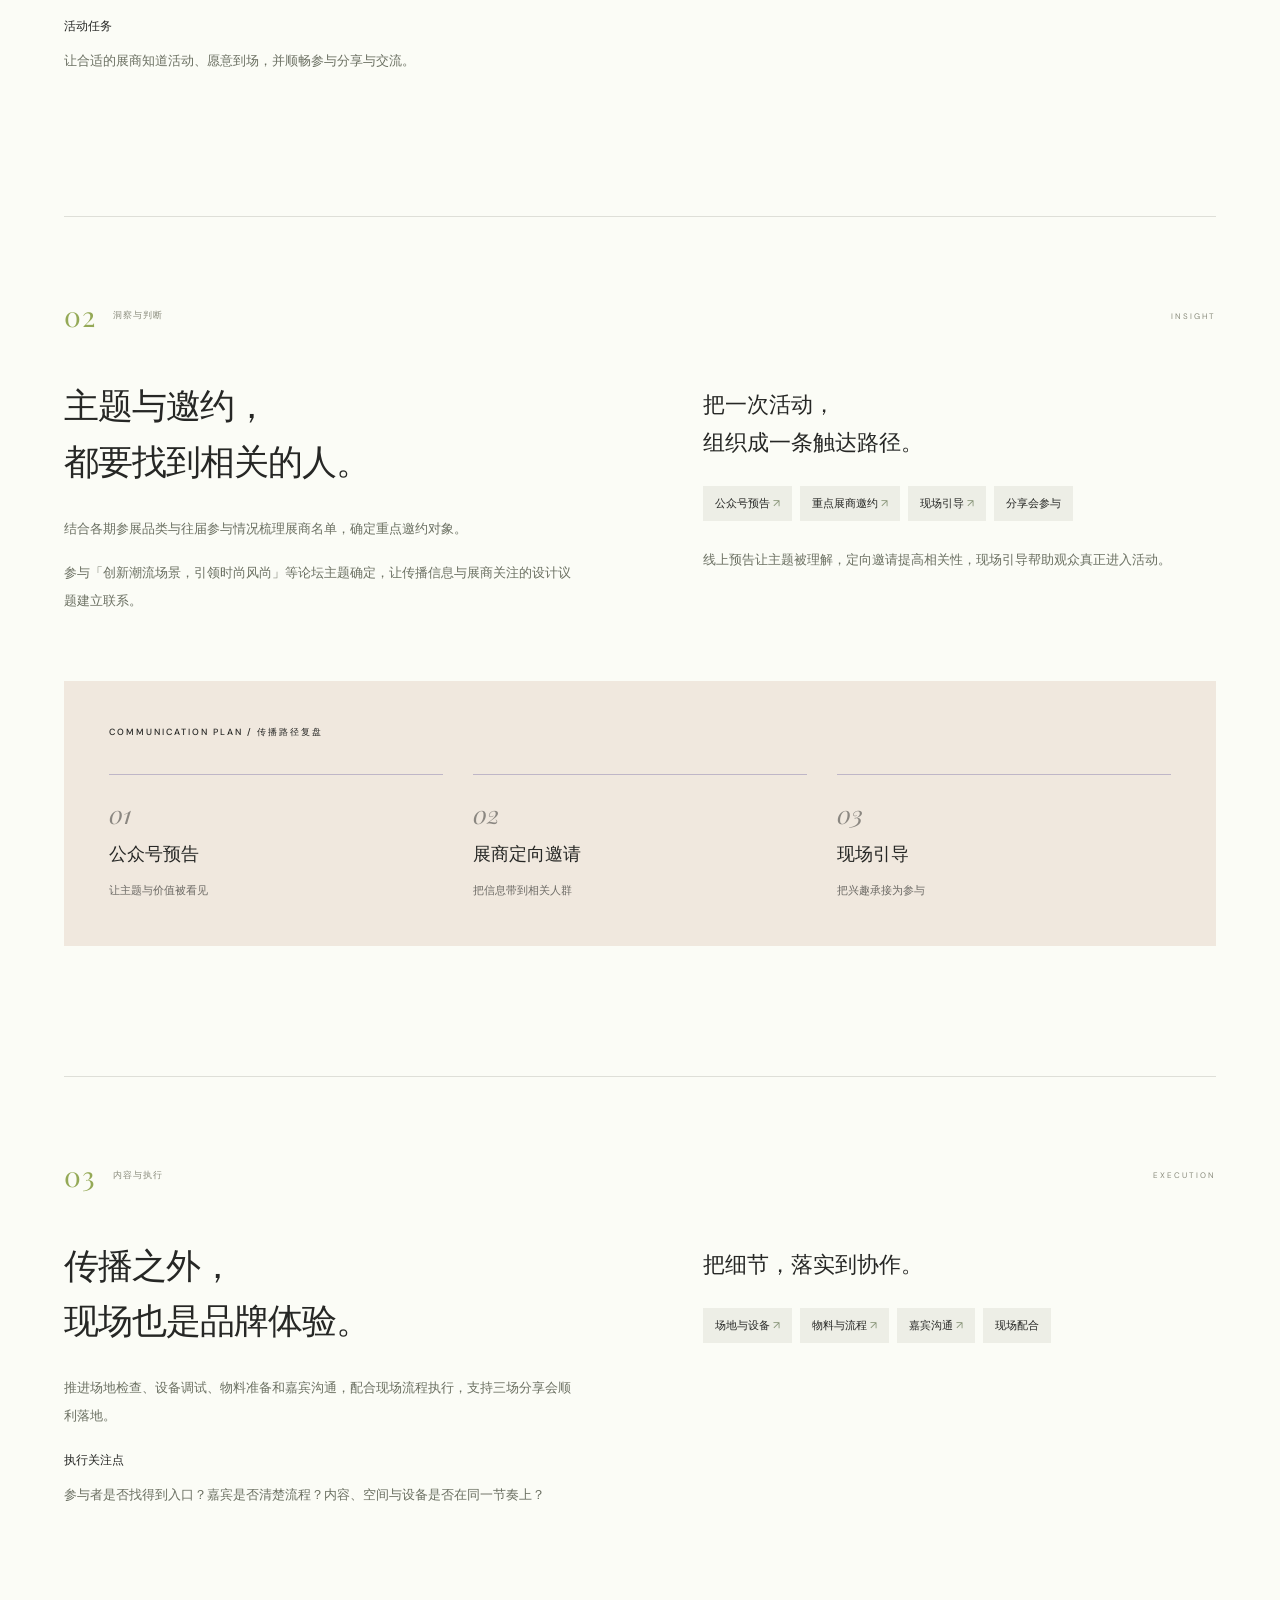
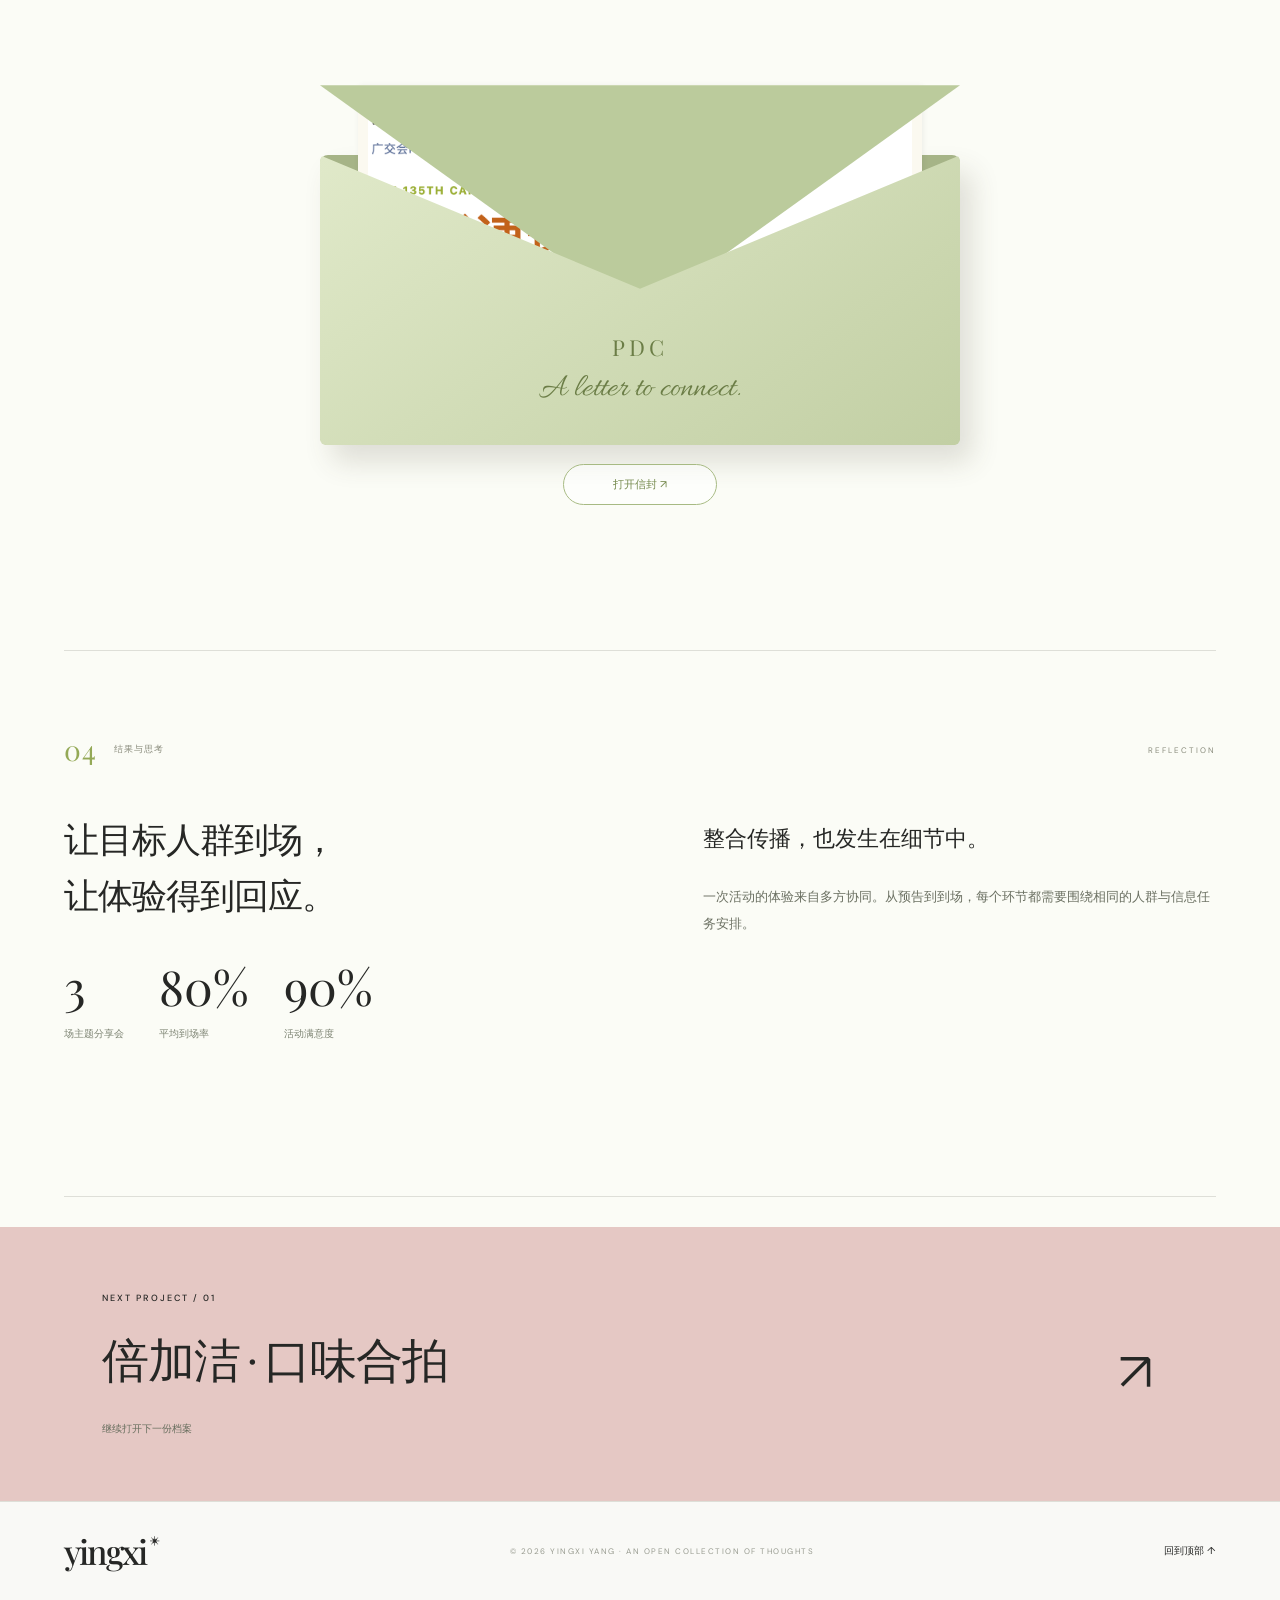
<file: projects/pdc.html>
<!doctype html>
<html lang="zh-CN"><head><meta charset="utf-8"><meta name="viewport" content="width=device-width,initial-scale=1"><meta name="theme-color" content="#f9f9f6"><meta name="description" content="杨颍晞的品牌营销作品集：消费者洞察、海外 Creator、社媒内容与整合传播。"><title>广交会 PDC · 设计相遇 — 杨颍晞作品集</title><link rel="icon" href="data:image/svg+xml,%3Csvg%20xmlns=%27http://www.w3.org/2000/svg%27%20viewBox=%270%200%2040%2040%27%3E%3Crect%20width=%2740%27%20height=%2740%27%20rx=%2710%27%20fill=%27%23dcd7f4%27/%3E%3Ctext%20x=%278%27%20y=%2729%27%20font-size=%2728%27%3Ey.%3C/text%3E%3C/svg%3E"><link rel="stylesheet" href="../style.css?v=20261118-depth"><script src="../project.js?v=20261118-depth" defer></script><link rel="stylesheet" href="../revision.css?v=20261118-depth"><script src="../interactions.js?v=20261118-depth" defer></script><link rel="stylesheet" href="../compact-archive.css?v=20261118-depth"><link rel="stylesheet" href="../polished.css?v=20261118-depth"><script src="../vendor/gsap.min.js?v=20261118-depth" defer></script><script src="../vendor/ScrollTrigger.min.js?v=20261118-depth" defer></script><script src="../polished.js?v=20261118-depth" defer></script><link rel="stylesheet" href="../journal-theme.css?v=20261118-depth"><script src="../journal.js?v=20261118-depth" defer></script></head><body class="project-page project-pdc" id="top" style="--case-color:#e2bf9e"><a class="skip" href="#chapter-1">跳至项目内容</a><header class="site-header"><a class="wordmark" href="../index.html#home" aria-label="杨颍晞 首页">yingxi<span>✳</span></a><span class="header-note">A PERSONAL BRAND ARCHIVE</span><nav aria-label="主导航"><a href="../index.html#work">← 全部项目</a><a href="../index.html#about">关于</a><a class="contact-link" href="mailto:yennieyyx@163.com">聊一聊 ↗</a></nav></header><main><section class="case-intro" data-reveal-group="" data-reveal-mount=""><a class="back-link" href="../index.html#work">← SELECTED PROJECT FILES</a><div class="case-heading"><div><span class="eyebrow">FILE / 05 · CANTON FAIR / PDC</span><h1>设计相遇<span>Design meets people.</span></h1></div><p>让设计资源，遇见真正的需求。<br><span>活动营销 / 线上线下协同</span></p></div><div class="case-meta"><div><span>PROJECT TYPE</span><p>商业实习</p></div><div><span>MY CONTRIBUTION</span><p>受众分析 · 公众号传播 · 活动执行</p></div><div><span>FORMAT</span><p>线上传播 · 线下活动</p></div></div></section><div class="hero-board board-pdc"><div class="board-word">Design<br><em>meets people.</em></div><div class="pdc-event-card"><span class="eyebrow">THE 135TH CANTON FAIR / PDC</span><span class="pdc-card-edition">Design<br><em>in conversation.</em></span><div class="pdc-card-rule"></div><h3>广交会设计创新<br>主题分享会</h3><p>新质生产力与产业高质量发展</p><span class="pdc-card-date">APR 24 · 15:00—16:30</span><span class="pdc-card-mark" aria-hidden="true">✳</span></div><aside class="scrap-note hero-note"><span class="tape" aria-hidden="true"></span>让合适的人，<br>在现场相遇。</aside><span class="board-stamp">ONLINE<br>TO ON-SITE</span></div><nav class="case-nav" aria-label="项目章节"><a href="../index.html#work" class="nav-all">← 项目档案</a><a href="#chapter-1">01 项目与角色</a><a href="#chapter-2">02 洞察与判断</a><a href="#chapter-3">03 内容与执行</a><a href="#chapter-4">04 结果与思考</a><span class="reading-progress" aria-hidden="true"></span></nav><div class="case-content"><section class="case-section" id="chapter-1"><div class="section-marker" data-reveal=""><span>01</span><span>项目与角色</span><span>OVERVIEW</span></div><div class="case-text-grid" data-reveal=""><div><h2>让设计与需求，<br>在现场相遇。</h2><div class="case-prose"><span class="case-tag">广交会 PDC · 活动策划执行</span><p>围绕产品设计中心促进设计资源与展商需求对接的目标，参与主题分享会策划、传播和现场执行。</p><h4>活动任务</h4><p>让合适的展商知道活动、愿意到场，并顺畅参与分享与交流。</p></div></div><div class="case-side"><h3>我的职责。</h3><div class="case-prose"><p>参与主题讨论与邀约对象梳理；撰写、排版和发布公众号预告；支持定向邀约、现场引导、物料及嘉宾协调。</p></div></div></div></section><section class="case-section" id="chapter-2"><div class="section-marker" data-reveal=""><span>02</span><span>洞察与判断</span><span>INSIGHT</span></div><div class="case-text-grid" data-reveal=""><div><h2>主题与邀约，<br>都要找到相关的人。</h2><div class="case-prose"><p>结合各期参展品类与往届参与情况梳理展商名单，确定重点邀约对象。</p><p>参与「创新潮流场景，引领时尚风尚」等论坛主题确定，让传播信息与展商关注的设计议题建立联系。</p></div></div><div class="case-side"><h3>把一次活动，<br>组织成一条触达路径。</h3><div class="case-prose"><div class="flow"><span>公众号预告</span><span>重点展商邀约</span><span>现场引导</span><span>分享会参与</span></div><p>线上预告让主题被理解，定向邀请提高相关性，现场引导帮助观众真正进入活动。</p></div></div></div><div class="content-structure pdc-path"><span class="eyebrow">COMMUNICATION PLAN / 传播路径复盘</span><div><span><b>01</b>公众号预告<small>让主题与价值被看见</small></span><span><b>02</b>展商定向邀请<small>把信息带到相关人群</small></span><span><b>03</b>现场引导<small>把兴趣承接为参与</small></span></div></div></section><section class="case-section" id="chapter-3"><div class="section-marker" data-reveal=""><span>03</span><span>内容与执行</span><span>EXECUTION</span></div><div class="case-text-grid" data-reveal=""><div><h2>传播之外，<br>现场也是品牌体验。</h2><div class="case-prose"><p>推进场地检查、设备调试、物料准备和嘉宾沟通，配合现场流程执行，支持三场分享会顺利落地。</p><h4>执行关注点</h4><p>参与者是否找得到入口？嘉宾是否清楚流程？内容、空间与设备是否在同一节奏上？</p></div></div><div class="case-side"><h3>把细节，落实到协作。</h3><div class="case-prose"><div class="flow"><span>场地与设备</span><span>物料与流程</span><span>嘉宾沟通</span><span>现场配合</span></div></div></div></div><div class="envelope-widget"><div class="envelope-back"></div><div class="envelope-flap"></div><article class="envelope-letter" tabindex="0" aria-label="PDC 公众号推文，可连续滚动阅读"><div class="letter-scroll joined-article-scroll"><div class="joined-article"><figure><a href="../assets/pdc/article-1.png" data-zoom aria-label="放大推文上半部分"><img src="../assets/pdc/article-1.png" alt="第135届广交会PDC系列精彩活动待您开启" loading="lazy"></a></figure><figure><a href="../assets/pdc/article-2.png" data-zoom aria-label="放大推文下半部分"><img src="../assets/pdc/article-2.png" alt="广交会设计创新主题分享会：新质生产力与产业高质量发展" loading="lazy"></a></figure><a class="external-link" href="https://mp.weixin.qq.com/s/UYhqxFEAB94lC-AYstpjCg" target="_blank" rel="noopener noreferrer">打开公众号推文 ↗</a></div></div></article><div class="envelope-front"><span>PDC<br><em>A letter to connect.</em></span></div><button type="button" class="envelope-toggle" aria-expanded="false">打开信封 ↗</button></div></section><section class="case-section" id="chapter-4"><div class="section-marker" data-reveal=""><span>04</span><span>结果与思考</span><span>REFLECTION</span></div><div class="case-text-grid" data-reveal=""><div><h2>让目标人群到场，<br>让体验得到回应。</h2><div class="case-prose"><div class="fact-row"><div class="fact"><strong>3</strong><small>场主题分享会</small></div><div class="fact"><strong>80%</strong><small>平均到场率</small></div><div class="fact"><strong>90%</strong><small>活动满意度</small></div></div></div></div><div class="case-side"><h3>整合传播，也发生在细节中。</h3><div class="case-prose"><p>一次活动的体验来自多方协同。从预告到到场，每个环节都需要围绕相同的人群与信息任务安排。</p></div></div></div></section></div><a class="next-project" href="beijiajie.html" style="--next-color:#e5c8c4"><span class="eyebrow">NEXT PROJECT / 01</span><strong>倍加洁 · 口味合拍</strong><span class="next-arrow" aria-hidden="true">↗</span><small>继续打开下一份档案</small></a></main><footer><a class="wordmark" href="../index.html#home">yingxi<span>✳</span></a><span>© 2026 YINGXI YANG · AN OPEN COLLECTION OF THOUGHTS</span><a href="#top">回到顶部 ↑</a></footer><dialog class="lightbox" aria-label="作品大图预览"><button class="lightbox-close" aria-label="关闭大图">✕</button><figure><img alt="项目作品"><figcaption></figcaption></figure></dialog></body></html>
</file>
<file: style.css>
@font-face{font-family:'DM Sans';src:url('assets/fonts/DMSans.ttf') format('truetype');font-weight:100 900;font-style:normal;font-display:swap}@font-face{font-family:'Playfair Display';src:url('assets/fonts/PlayfairDisplay.ttf') format('truetype');font-weight:400 900;font-style:normal;font-display:swap}@font-face{font-family:'Playfair Display';src:url('assets/fonts/PlayfairDisplay-Italic.ttf') format('truetype');font-weight:400 900;font-style:italic;font-display:swap}
:root{--paper:#f9f9f6;--ink:#262725;--muted:#767872;--line:#dedfd8;--serif:'Playfair Display',Georgia,'Songti SC',serif;--sans:'DM Sans',-apple-system,BlinkMacSystemFont,'PingFang SC','Microsoft YaHei',sans-serif}*{box-sizing:border-box}html{scroll-behavior:smooth;scroll-padding-top:90px}body{margin:0;background:var(--paper);color:var(--ink);font-family:var(--sans);font-size:14px;-webkit-font-smoothing:antialiased}a{color:inherit;text-decoration:none}button{font:inherit;color:inherit;cursor:pointer}button,a{-webkit-tap-highlight-color:transparent}button:focus-visible,a:focus-visible,.pearl:focus-visible{outline:2px solid #7870a8;outline-offset:6px}::selection{background:#e0daf2}header{height:88px;margin:0 5%;display:flex;align-items:center;border-bottom:1px solid var(--line);gap:48px}.wordmark{font-family:var(--serif);font-size:34px;font-weight:500;letter-spacing:-2px}.wordmark span{font:10px var(--sans);vertical-align:top;display:inline-block;margin:7px 0 0 4px;letter-spacing:0}.header-note{font-size:9px;letter-spacing:2px;color:var(--muted)}nav{display:flex;gap:32px}header nav{margin-left:auto;align-items:center}nav a{font-size:12px}nav sup{font-size:8px;margin-left:3px;color:var(--muted)}.contact-link{border:1px solid #cdcec7;border-radius:30px;padding:10px 18px}.contact-link span{margin-left:16px}.hero{position:relative;min-height:745px;padding:69px 5% 80px;display:grid;grid-template-columns:1.05fr 1fr;overflow:hidden}.eyebrow{font-size:9px;letter-spacing:2px;font-weight:500;display:block}.hero .eyebrow{display:flex;align-items:center;gap:10px}.status-dot{width:6px;height:6px;background:#8e9d7b;border-radius:50%}.hero h1{font:400 clamp(68px,7.4vw,112px)/1.02 var(--serif);letter-spacing:-5px;margin:35px 0 27px}.hero h1 em{font-weight:400;color:#87897d}.period{color:#9690b4}.hero-cn{font-size:18px;letter-spacing:2px;margin:0 0 15px}.hero-intro{font-size:12px;color:var(--muted);line-height:1.9}.round-link{display:flex;align-items:center;gap:13px;font-size:11px;margin-top:27px}.circle{width:36px;height:36px;display:grid;place-items:center;border:1px solid #cdcec7;border-radius:50%;font-size:17px;transition:background .3s}.round-link:hover .circle{background:#dfd9ec}.tiny{font-size:8px;letter-spacing:1px;color:#999c93;margin-left:13px}.pearl-stage{position:relative;min-height:530px;display:grid;place-items:center;perspective:900px}.halo{position:absolute;width:100%;height:100%;background:radial-gradient(ellipse at 65% 35%,#e0d8f2b0,transparent 58%),radial-gradient(ellipse at 30% 65%,#d5e8dfb0,transparent 55%);filter:blur(35px);border-radius:50%;pointer-events:none}.pearl{width:min(31vw,420px);height:min(31vw,420px);border-radius:50%;position:relative;transform-style:preserve-3d;background:radial-gradient(circle at 28% 23%,#fffafff5 0%,#eff1eeb8 18%,#d8d5e7b0 39%,#b8c8c6c0 62%,#ada8c3dc 78%,#d6d3df 94%);box-shadow:inset 9px 11px 25px #ffffffdd,inset -17px -14px 30px #8b92a862,25px 40px 75px #aca9bb38;transition:transform .15s ease-out;cursor:grab}.pearl:active{cursor:grabbing}.pearl canvas{width:100%;height:100%;display:block;border-radius:50%;opacity:.65}.pearl-shine{position:absolute;inset:4%;border-radius:50%;background:linear-gradient(125deg,#fff9,transparent 40%,transparent 65%,#f2e4ff65);pointer-events:none}.orbit-label{position:absolute;top:35px;right:24px;font-size:8px;letter-spacing:2px;color:#96968e}.orbit-cross{position:absolute;color:#a0a295;font-size:21px;font-weight:400}.cross-one{left:7%;top:26%}.cross-two{right:6%;bottom:25%}.pearl-caption{position:absolute;bottom:50px;left:14%;display:flex;align-items:center;gap:12px;font:italic 15px/1.5 var(--serif);transform:rotate(-7deg)}.little-star{font-size:38px;color:#8f91a2}.interaction-hint{position:absolute;bottom:34px;right:12%;font-size:8px;letter-spacing:2px;color:#92948d}.hero-bottom{position:absolute;bottom:22px;left:5%;right:5%;display:flex;justify-content:space-between;color:#8d8f86;font-size:8px;letter-spacing:1.5px}.section{padding:80px 5%}
.about{display:grid;grid-template-columns:1fr 1fr;gap:8%;padding-top:110px;padding-bottom:110px}.about h2{font-size:40px;line-height:1.65;margin:25px 0}.about-title>p{font-size:13px}.about-title>p span{font:italic 17px var(--serif);color:#83877d;margin-left:15px}.about-lead{font-size:21px;line-height:1.8;margin-top:0}.about-body>p:not(.about-lead){font-size:12px;line-height:2;color:var(--muted)}.education{margin-top:26px;border-top:1px solid var(--line)}.education>div{display:flex;justify-content:space-between;padding:16px 0;border-bottom:1px solid var(--line);font-size:11px;gap:10px}.education small{color:var(--muted);font-size:10px}.ability-links{display:flex;gap:9px;flex-wrap:wrap;margin-top:24px}.ability-links a{padding:8px 12px;border:1px solid var(--line);border-radius:20px;font-size:10px;transition:background .2s}.ability-links a:hover{background:#e4e2eb}.about-body .language-note{font-size:10px!important;letter-spacing:1px;margin-top:20px}.contact{border-top:1px solid var(--line);background:radial-gradient(ellipse at 80% 120%,#e0dced88,transparent 60%);padding-top:70px;padding-bottom:75px}.contact h2{font-size:35px;margin-bottom:40px}.contact-row{display:flex;justify-content:space-between;align-items:center;gap:25px}.email{font:400 clamp(22px,3.8vw,52px) var(--serif);letter-spacing:-1px}.email span{font-family:var(--sans);margin-left:20px;font-size:35px;color:#919483}.resume{font-size:11px;border-bottom:1px solid var(--ink);padding-bottom:8px}.contact>p{font-size:11px;color:var(--muted);margin-top:24px}footer{padding:26px 5%;display:flex;align-items:center;justify-content:space-between;border-top:1px solid var(--line)}footer>span{font-size:8px;letter-spacing:1.5px;color:#989b90}footer>a:last-child{font-size:10px}.skip{position:absolute;left:10px;top:-70px;background:white;padding:15px;z-index:20}.skip:focus{top:10px}

/* Project archive: overlapping paper folders, without cover artwork. */
.site-header{height:88px;margin:0 5%;display:flex;align-items:center;border-bottom:1px solid var(--line);gap:48px}.site-header nav{margin-left:auto;align-items:center}.site-header .wordmark span{font-size:12px}.section-heading{display:flex;justify-content:space-between;align-items:end;gap:30px}.section-heading p{font-size:12px;color:var(--muted);line-height:1.9;margin:0}.work{background:#f1f1ec;border-top:1px solid var(--line);padding-bottom:35px}.folder-stack{padding-top:92px;isolation:isolate}.folder-item{position:relative;margin-top:-23px;z-index:var(--i);filter:drop-shadow(0 -5px 7px #35312b0b)}.folder-item:first-child{margin-top:0}.folder{position:relative;display:block;min-height:225px;background:var(--folder);border-radius:0 18px 0 0;transition:transform .4s cubic-bezier(.18,.75,.2,1);isolation:isolate;border-top:1px solid #ffffff65}.folder-item:nth-child(even) .folder{border-radius:18px 0 0 0}.folder-item:last-child .folder{border-radius:0 18px 18px 18px;min-height:240px}.folder:before{content:'';position:absolute;inset:0;z-index:-1;pointer-events:none;border-radius:inherit;background:linear-gradient(150deg,#ffffff29,transparent 60%,#00000008)}.folder:after{content:'';position:absolute;left:0;bottom:0;width:100%;height:42px;background:linear-gradient(transparent,#00000003);pointer-events:none}.folder-tab{display:flex;align-items:center;position:absolute;top:-38px;left:0;height:39px;min-width:29%;padding:0 35px;font-size:10px;letter-spacing:1.6px;background:var(--folder);border-radius:22px 35px 0 0;clip-path:polygon(0 0,88% 0,94% 12%,100% 100%,0 100%);border-top:1px solid #ffffff65}.folder-item:nth-child(even) .folder-tab{left:auto;right:0;clip-path:polygon(12% 0,100% 0,100% 100%,0 100%,6% 12%);border-radius:35px 22px 0 0;justify-content:end}.folder-inner{display:grid;grid-template-columns:.75fr 2.3fr 1.8fr 54px;gap:25px;align-items:center;padding:49px 40px 64px;min-height:220px}.folder-id{font-size:9px;letter-spacing:1.8px;color:#4c5046}.folder-id small{display:block;font-size:10px;letter-spacing:0;margin-top:13px}.folder-name strong{font-size:clamp(22px,2.3vw,34px);font-weight:400;letter-spacing:-1px}.folder-name em{display:block;font:italic 19px var(--serif);margin-top:15px;opacity:.65}.folder-description{font-size:12px;line-height:1.8}.folder-description small{display:block;font-size:9px;margin-top:8px;opacity:.65;letter-spacing:1px}.folder-open{font-size:28px;width:50px;height:50px;border:1px solid #49534640;border-radius:50%;display:grid;place-items:center}.archive-bottom{display:flex;justify-content:space-between;gap:20px;font-size:8px;letter-spacing:1.5px;color:#85897c;margin-top:28px}.case-intro{padding:42px 5% 35px}.back-link{display:inline-block;font-size:8px;letter-spacing:1.8px;color:#848879;margin-bottom:42px}.case-heading{display:flex;align-items:end;justify-content:space-between;gap:30px}.case-heading h1{font-weight:400;font-size:clamp(38px,4.7vw,72px);letter-spacing:-2px;margin:22px 0 0;line-height:1.3}.case-heading h1 span{display:block;font:italic 25px var(--serif);letter-spacing:-.4px;color:#929482;margin-top:11px}.case-heading>p{font-size:13px;line-height:2;max-width:330px;padding-bottom:3px}.case-heading>p span{font-size:10px;color:#8b8d82}.case-meta{display:grid;grid-template-columns:1fr 1.6fr 1fr;gap:30px;border-top:1px solid var(--line);padding-top:22px;margin-top:35px}.case-meta span{font-size:8px;letter-spacing:1.5px;color:#8a8f80}.case-meta p{font-size:11px;line-height:1.8;margin:9px 0 0}.hero-board{position:relative;min-height:650px;background:var(--case-color);overflow:hidden;isolation:isolate}.hero-board:after,.cutout-gallery:after,.service-collage:after{content:'';position:absolute;inset:0;pointer-events:none;z-index:-1;opacity:.16;background-image:url("data:image/svg+xml,%3Csvg viewBox='0 0 120 120' xmlns='http://www.w3.org/2000/svg'%3E%3Cfilter id='n'%3E%3CfeTurbulence type='fractalNoise' baseFrequency='.75' numOctaves='3' stitchTiles='stitch'/%3E%3C/filter%3E%3Crect width='100%25' height='100%25' opacity='.4' filter='url(%23n)'/%3E%3C/svg%3E")}.board-word{position:absolute;left:7%;top:65px;font:400 clamp(55px,6.6vw,98px)/1.02 var(--serif);letter-spacing:-4px;z-index:1}.board-word em{font-weight:400;opacity:.65}.hero-board .material{margin:0}.hero-board .material>a{background:transparent;border:0;padding:0;box-shadow:none}.hero-board .material img{width:100%;max-height:none}.hero-board figcaption{font-size:8px;line-height:1.7;margin-top:10px}.board-poster{position:absolute;right:10%;top:50px;width:28%;max-width:360px;transform:rotate(5deg);z-index:3;box-shadow:10px 15px 30px #503c3d26;background:#fff;padding:10px 10px 8px}.board-product{position:absolute;width:24%;left:27%;bottom:70px;transform:rotate(-10deg);z-index:2}.board-product figure>a img{mix-blend-mode:multiply}.board-product figcaption{display:none}.scrap-note{position:relative;display:table;background:#f4efce;padding:29px 25px 22px;font-size:16px;line-height:1.8;box-shadow:3px 6px 8px #322d2214;transform:rotate(-4deg);max-width:300px;margin:30px 0}.scrap-note b{font-weight:500}.tape{position:absolute;top:-10px;left:calc(50% - 32px);width:64px;height:24px;background:#ccb78965;transform:rotate(3deg);backdrop-filter:blur(2px);clip-path:polygon(2% 0,98% 4%,96% 97%,0 100%)}.hero-note{position:absolute;left:7%;bottom:65px;z-index:4}.board-stamp{position:absolute;bottom:45px;right:4%;border:1px solid #37483975;border-radius:50%;width:95px;height:95px;display:grid;place-content:center;text-align:center;font:9px/1.6 var(--sans);letter-spacing:1px;transform:rotate(13deg)}.film-photo{position:absolute;background:#fff;padding:11px 11px 8px;box-shadow:6px 12px 25px #21251d28;z-index:2}.film-one{width:22%;max-width:260px;right:28%;top:80px;transform:rotate(-9deg)}.film-two{width:22%;max-width:260px;right:9%;top:120px;transform:rotate(8deg)}.film-photo img{aspect-ratio:9/14;object-fit:cover}.film-photo:before{content:'';position:absolute;top:-8px;left:40%;width:55px;height:22px;background:#cfb89380;transform:rotate(-5deg);z-index:2}.board-loona .board-word,.board-loox .board-word{font-size:clamp(55px,6vw,88px);left:6%;top:100px}.board-loona .hero-note,.board-loox .hero-note{left:10%;bottom:70px}.board-loox{background:linear-gradient(120deg,#ded4dd,#b9a4c9)}.loox-type-art{position:absolute;right:12%;top:120px;font-size:100px;letter-spacing:-7px;transform:rotate(7deg);background:#efe5ef;width:35%;height:340px;display:grid;place-content:center;padding:30px;box-shadow:8px 15px 30px #34293d22}.loox-type-art small{font-size:10px;letter-spacing:2px;text-align:center}.board-hiti{background:linear-gradient(130deg,#c2d6db,#e5e8e3)}.board-hiti .board-word{font-size:80px;z-index:3;top:70px}.board-kit{position:absolute;left:15%;top:170px;width:61%;transform:rotate(-4deg);z-index:1}.board-kit .material>a{mix-blend-mode:multiply}.board-passport{position:absolute;right:9%;top:70px;width:20%;max-width:235px;transform:rotate(7deg);z-index:2;background:#fff;padding:10px;box-shadow:8px 12px 25px #31495730}.board-hiti .hero-note{left:6%;bottom:30px}.article-paper{position:absolute;right:12%;top:70px;width:38%;max-width:480px;min-height:460px;background:#f6f5e9;padding:55px 35px 25px;transform:rotate(6deg);box-shadow:12px 20px 30px #42372225;display:flex;flex-direction:column;align-items:start;gap:25px}.article-paper strong{font-size:32px;line-height:1.7;font-weight:400}.article-paper>span:not(.eyebrow):not(.paper-clip):not(.article-lines){font-size:13px;border-bottom:1px solid #555}.article-paper small{font-size:9px;opacity:.6}.article-lines{height:65px;width:100%;background:repeating-linear-gradient(0deg,transparent 0 15px,#c8c8b8 15px 16px);opacity:.55}.paper-clip{position:absolute;top:-20px;right:45px;width:26px;height:88px;border:3px solid #a5a59a;border-radius:18px;transform:rotate(13deg);box-shadow:2px 2px 2px #0002}.paper-clip:after{content:'';position:absolute;top:7px;left:6px;width:10px;height:62px;border:2px solid #bcbcb0;border-radius:10px}.case-nav{display:flex;gap:30px;align-items:center;position:sticky;top:0;background:#f9f9f6ed;backdrop-filter:blur(15px);border-bottom:1px solid var(--line);z-index:10;min-height:62px;padding:0 5%;isolation:isolate}.case-nav a{padding:22px 0;white-space:nowrap;font-size:10px;color:#787d6e;transition:color .2s}.case-nav a.active{color:#20271d}.case-nav .nav-all{margin-right:auto}.reading-progress{position:absolute;bottom:-1px;left:0;width:100%;height:2px;background:#868c78;transform:scaleX(0);transform-origin:left;pointer-events:none}.case-content{padding:0 5%}.case-section{padding:80px 0;border-bottom:1px solid var(--line);scroll-margin-top:65px}.section-marker{display:flex;align-items:center;gap:17px;font-size:9px;letter-spacing:1px;color:#8a8c7d;margin-bottom:45px}.section-marker>span:first-child{font:28px var(--serif);color:#8c9580}.section-marker>span:last-child{margin-left:auto;font-size:8px;letter-spacing:2px}.case-text-grid{display:grid;grid-template-columns:1fr 1fr;gap:11%;margin-bottom:45px;align-items:start}.case-text-grid h2{font-size:clamp(25px,2.7vw,40px);line-height:1.6;font-weight:400;letter-spacing:-1px;margin:0 0 25px}.case-side{padding-top:7px}.case-side>h3{font-size:22px;line-height:1.7;font-weight:400;margin:0 0 25px}.case-prose p{font-size:13px;line-height:2.1;color:#6b7062;margin:0 0 17px}.case-prose h4{font-size:12px;font-weight:500;margin:23px 0 12px}.case-prose ul{font-size:13px;line-height:2;color:#6b7062}.case-tag{display:inline-block;background:var(--case-color);padding:7px 10px;font-size:9px;margin-bottom:20px}.case-quote{font:italic 29px/1.6 var(--serif);border-left:2px solid var(--case-color);padding-left:20px;color:#7a8569;margin:30px 0}.flow{display:flex;flex-wrap:wrap;gap:8px;margin:25px 0}.flow span{font-size:11px;background:#edeee6;padding:10px 12px}.flow span:not(:last-child):after{content:' ↗';color:#879477}.fact-row{display:flex;gap:35px;margin:30px 0}.fact strong{font:48px var(--serif);font-weight:400}.fact small{display:block;color:#7c8372;font-size:10px;margin-top:9px}.editor-note{background:#efedd8;padding:16px 18px;transform:rotate(-1deg);margin:25px 0;box-shadow:2px 3px 5px #00000007;font-size:11px}.editor-note summary{cursor:pointer;list-style:none;display:flex;justify-content:space-between;gap:10px}.editor-note summary:after{content:'+'}.editor-note[open] summary:after{content:'−'}.editor-note p{font-size:11px;margin:14px 0 0;line-height:1.9}.material{margin:0;min-width:0;position:relative}.material>a{position:relative;display:block;background:#fff;padding:10px;box-shadow:3px 5px 14px #302c2010;border:1px solid #e7e7df}.material img{display:block;width:100%;height:auto;max-height:950px;object-fit:contain}.material figcaption{font-size:9px;color:#868b7b;line-height:1.8;margin:12px 2px 0}.zoom-label{position:absolute;right:15px;bottom:15px;width:28px;height:28px;background:#ffffffde;border-radius:50%;display:grid;place-items:center;font-size:14px;opacity:0;transition:opacity .2s}.material a:hover .zoom-label,.material a:focus-visible .zoom-label{opacity:1}.evidence-grid{display:grid;grid-template-columns:1fr 1fr;gap:35px;align-items:center;margin:55px 0 20px}.wide-material{margin:60px 0 0}.collage-grid{display:grid;grid-template-columns:1fr 1fr;gap:13%;align-items:center;padding:60px 8%;background:#f0e6e3;margin-top:50px}.portrait-material{max-width:380px;transform:rotate(-3deg)}.portrait-material:before{content:'';position:absolute;top:-15px;left:33%;width:100px;height:30px;background:#ccba9870;z-index:2;transform:rotate(2deg)}.collage-copy h3{font-size:32px;line-height:1.7;font-weight:400;margin:25px 0}.collage-copy p{font-size:13px;line-height:2;color:#786d68}.swatches{display:flex;gap:12px;margin:30px 0}.swatches span{width:36px;height:45px;border:3px solid white;box-shadow:1px 2px 4px #0001;transform:rotate(3deg)}.artifact-heading{margin:80px 0 30px}.artifact-heading h3{font-size:28px;font-weight:400;margin:20px 0}.cutout-gallery{position:relative;isolation:isolate;display:grid;grid-template-columns:.75fr 1.5fr;gap:12%;padding:65px 8%;align-items:center;background:#e5ece2}.tilt-left{transform:rotate(-4deg)}.tilt-right{transform:rotate(3deg)}.filmstrip{background:#ebece4;display:grid;grid-template-columns:repeat(3,1fr);padding:55px 8%;gap:8%;margin:50px 0 15px}.filmstrip .material:nth-child(1){transform:rotate(-4deg)}.filmstrip .material:nth-child(2){transform:rotate(3deg);margin-top:40px}.filmstrip .material:nth-child(3){transform:rotate(-2deg)}.filmstrip img{aspect-ratio:9/16;object-fit:cover}.material-note{font-size:10px;line-height:1.9;color:#878c7d;margin:20px 0}.video-stage{display:grid;grid-template-columns:1fr 1fr;gap:10%;background:#25332c;color:#f2f2e8;padding:70px 12%;align-items:center;margin-top:40px}.video-stage video{width:100%;max-height:620px;display:block;background:#121b16}.video-caption h3{font-size:30px;font-weight:400;margin:25px 0}.video-caption p{font-size:12px;line-height:2;color:#bac2b4}.service-collage{position:relative;min-height:630px;background:#dce7e7;isolation:isolate;margin:55px 0 80px;padding:65px 9%}.station-material{width:78%;transform:rotate(-3deg)}.passport-material{position:absolute;width:26%;right:5%;top:75px;transform:rotate(6deg)}.service-collage .scrap-note{position:absolute;bottom:30px;left:10%;font-size:15px}.content-structure{padding:45px;background:#eee9f1;margin:50px 0}.content-structure>div{display:grid;grid-template-columns:repeat(3,1fr);gap:30px;margin-top:35px}.content-structure>div>span{font-size:18px;border-top:1px solid #bfb6c7;padding-top:22px}.content-structure b{font:italic 25px var(--serif);display:block;margin-bottom:12px;opacity:.5}.content-structure small{display:block;font-size:11px;opacity:.65;margin-top:15px;line-height:1.8}.pdc-path{background:#f0e8de}.source-project{display:grid;grid-template-columns:1fr 1fr;gap:12%;background:#eeeee7;padding:60px 7%;margin:50px 0 10px;align-items:start}.source-project h3{font-size:30px;font-weight:400;line-height:1.6;margin:25px 0}.source-project p{font-size:12px;line-height:2;color:#7a7e70}.external-link{font-size:11px;display:flex;justify-content:space-between;gap:10px;padding:15px 0;border-bottom:1px solid #cdcec0;line-height:1.8}.embed-stage{min-width:0;border:1px solid #d4d3c8;padding:22px;background:#f9f9f3}.load-tiktok{background:transparent;border:0;border-bottom:1px solid #7a7d6e;padding:10px 0;text-align:left;font-size:12px}.embed-stage .tiktok-embed{margin:15px 0 0!important;min-width:0!important;width:100%!important}.article-status{position:relative;background:#f8f7ed;padding:40px 30px 25px;transform:rotate(3deg);box-shadow:5px 8px 16px #0000000a}.article-status h4{font-size:24px;font-weight:400}.source-mark{font-size:9px;letter-spacing:1px;display:block;border-top:1px solid #d8d8cb;padding-top:20px}.next-project{position:relative;display:block;background:var(--next-color);padding:65px 8%;margin-top:30px;transition:filter .2s}.next-project:hover{filter:brightness(1.025)}.next-project strong{display:block;font-weight:400;font-size:clamp(25px,3.7vw,55px);margin:25px 100px 25px 0;letter-spacing:-1px}.next-project small{font-size:10px;color:#686e5e}.next-arrow{position:absolute;right:10%;top:40%;font-size:55px;font-weight:300}.lightbox{border:0;background:#f5f4ed;width:min(1400px,95vw);max-height:94dvh;padding:45px 35px 22px;box-shadow:0 20px 80px #0004}.lightbox::backdrop{background:#20241dd9;backdrop-filter:blur(7px)}.lightbox figure{margin:0}.lightbox img{width:100%;height:auto;max-height:78dvh;object-fit:contain;display:block}.lightbox figcaption{font-size:11px;line-height:1.8;margin-top:15px;color:#7b7d70}.lightbox-close{position:sticky;display:block;margin:-33px -17px 10px auto;top:0;width:35px;height:35px;border:1px solid #b9bcae;background:#f8f8f1;border-radius:50%;font-size:15px;z-index:2}.project-page footer{background:#f9f9f6}body:has(.lightbox[open]){overflow:hidden}@keyframes arrival{from{opacity:0;transform:translateY(14px)}to{opacity:1;transform:translateY(0)}}.case-intro{animation:arrival .6s both}.hero-board{animation:arrival .75s .1s both}@media(hover:hover){.folder:hover{transform:translateY(-14px)}.folder:focus-visible{transform:translateY(-14px)}.hero-board .material{transition:translate .35s ease-out}.hero-board:hover .board-poster{translate:0 -5px}}
@media(min-width:1600px){.hero{padding-left:max(5%,calc((100vw - 1440px)/2));padding-right:max(5%,calc((100vw - 1440px)/2))}.hero{min-height:820px}.folder-inner{padding-top:65px;padding-bottom:75px}.hero-board{min-height:760px}.film-one{right:27%;top:100px}.film-two{right:12%;top:150px}.board-poster{max-width:420px}.board-product{max-width:370px}.board-kit{top:140px}}
@media(max-width:1000px){.header-note{display:none}.site-header{gap:15px}.hero{min-height:680px}.hero h1{font-size:82px}.pearl{width:36vw;height:36vw}.folder-inner{grid-template-columns:.6fr 2.4fr 1.3fr 40px;gap:17px;padding-left:28px;padding-right:28px}.folder-description{font-size:10px}.folder-name strong{font-size:25px}.folder-name em{font-size:17px}.folder-tab{font-size:8px;min-width:35%;padding:0 28px}.folder-open{width:40px;height:40px;font-size:23px}.about{gap:5%}.about h2{font-size:32px}.education>div{flex-direction:column;gap:7px}.hero-board{min-height:560px}.board-word{font-size:72px!important;left:5%;letter-spacing:-3px}.board-poster{right:8%;width:31%}.board-product{width:27%;left:25%;bottom:70px}.film-one{right:29%;width:24%;top:70px}.film-two{right:7%;width:24%;top:120px}.board-hiti .board-word{top:45px}.board-kit{top:170px;left:8%;width:69%}.board-passport{width:23%;right:7%;top:70px}.case-nav{gap:22px}.case-text-grid{gap:7%}.case-heading>p{font-size:11px}.case-meta{gap:20px}.collage-grid{gap:10%;padding:50px 6%}.service-collage{min-height:480px}.scrap-note{font-size:14px}.source-project{gap:8%;padding:45px 6%}.article-paper{width:38%;right:8%;min-height:380px;padding:45px 25px 20px}.article-paper strong{font-size:26px}}
@media(max-width:700px){html{scroll-padding-top:65px}.site-header{height:74px;margin:0 6%;gap:10px}.wordmark{font-size:30px}.site-header nav{gap:18px}.site-header nav a{font-size:11px}.contact-link{padding:8px 12px}.hero{display:block;padding:48px 6% 72px;min-height:auto}.hero h1{font-size:76px;letter-spacing:-4px;margin-top:25px}.hero .eyebrow{font-size:8px;letter-spacing:1.5px}.hero-cn{font-size:16px}.hero-intro{font-size:11px}.hero-copy{position:relative;z-index:2}.tiny{display:none}.pearl-stage{min-height:300px;margin-top:20px}.pearl{width:240px;height:240px}.orbit-label{top:12px;right:5px;font-size:7px}.pearl-caption{bottom:8px;left:2%;font-size:12px}.little-star{font-size:30px}.interaction-hint{bottom:0;right:0;font-size:7px}.hero-bottom{left:6%;right:6%;font-size:6px;letter-spacing:1px;gap:20px;bottom:22px}.section{padding:52px 6%}.section-heading{display:block}.section h2{font-size:25px;line-height:1.6}.section-heading p{margin-top:18px;font-size:11px}.folder-stack{padding-top:70px}.folder-item{margin-top:-8px}.folder{min-height:220px;border-radius:0 14px 0 0}.folder-item:nth-child(even) .folder{border-radius:14px 0 0 0}.folder-item:last-child .folder{min-height:220px;border-radius:0 14px 14px 14px}.folder-tab{top:-29px;height:30px;min-width:63%;font-size:7px;letter-spacing:1px;padding:0 18px}.folder-inner{display:grid;grid-template-columns:1fr 38px;gap:12px;padding:26px 22px 50px;min-height:200px}.folder-id{grid-column:1;font-size:8px;letter-spacing:1.1px}.folder-id small{display:inline;margin-left:12px;font-size:8px}.folder-name{grid-column:1;grid-row:2}.folder-name strong{font-size:24px;letter-spacing:-.7px}.folder-name em{font-size:15px;margin-top:8px}.folder-description{grid-column:1;grid-row:3;font-size:10px}.folder-description small{display:none}.folder-open{grid-column:2;grid-row:2;width:35px;height:35px;font-size:21px}.archive-bottom{font-size:6px;letter-spacing:.7px;line-height:1.8}.archive-bottom>span:first-child{max-width:210px}.about{display:block}.about-title{margin-bottom:35px}.about h2{font-size:33px;line-height:1.5}.about-lead{font-size:18px}.education>div{flex-direction:row}.education small{font-size:9px;max-width:155px;text-align:right}.contact h2{font-size:27px}.contact-row{display:block}.email{font-size:25px;white-space:nowrap}.email span{font-size:24px;margin-left:6px}.resume{display:inline-block;margin-top:27px}.contact>p{font-size:10px}footer{padding:22px 6%;flex-wrap:wrap;gap:20px}footer>span{font-size:6px;letter-spacing:.7px;max-width:210px;line-height:1.8}footer>a:last-child{display:none}.case-intro{padding:28px 6%}.back-link{margin-bottom:30px;font-size:7px}.case-heading{display:block}.case-heading h1{font-size:40px;letter-spacing:-1.5px;margin-top:17px}.case-heading h1 span{font-size:20px;margin-top:12px;letter-spacing:-.4px}.case-heading>p{font-size:12px;max-width:none;margin-top:25px}.case-meta{grid-template-columns:1fr 1fr;margin-top:25px;gap:17px}.case-meta>div:nth-child(2){grid-row:1 / 3;grid-column:2}.case-meta span{font-size:7px;letter-spacing:1px}.case-meta p{font-size:10px;line-height:1.9;margin-top:7px}.hero-board{min-height:590px}.board-word{font-size:54px!important;letter-spacing:-2px;top:35px;left:7%}.board-poster{top:180px;right:9%;width:46%;padding:7px}.board-product{left:5%;bottom:155px;width:40%}.hero-note{left:7%;bottom:35px;padding:20px 16px 15px;font-size:12px;max-width:180px}.board-stamp{width:65px;height:65px;font-size:7px;right:6%;bottom:25px}.board-loona .board-word,.board-loox .board-word{top:35px;left:7%}.film-one{width:38%;right:47%;top:195px}.film-two{width:38%;right:10%;top:220px}.film-photo{padding:7px 7px 6px}.hero-board figcaption{font-size:6px;line-height:1.7;margin-top:6px}.board-loona .hero-note,.board-loox .hero-note{bottom:20px;left:8%;font-size:11px}.board-hiti{min-height:560px}.board-hiti .board-word{top:30px}.board-kit{left:4%;top:210px;width:83%}.board-passport{top:150px;right:5%;width:27%;padding:5px}.board-hiti .hero-note{bottom:18px;left:7%}.board-pdc{min-height:630px}.article-paper{top:220px;right:12%;width:68%;min-height:310px;padding:35px 20px 20px;gap:16px}.article-paper strong{font-size:24px}.article-paper .eyebrow{font-size:6px;letter-spacing:1px}.article-paper>span:not(.eyebrow):not(.paper-clip):not(.article-lines){font-size:10px}.article-paper small{font-size:7px}.board-pdc .hero-note{bottom:16px;left:4%;font-size:10px;padding:17px 15px 12px;transform:rotate(-6deg)}.article-paper .paper-clip{right:25px;height:65px;width:21px;border-width:2px}.article-paper .paper-clip:after{height:44px;left:4px;width:8px}.loox-type-art{width:65%;top:230px;right:10%;height:230px;font-size:80px}.loox-type-art small{font-size:8px}.case-nav{padding:0 5%;gap:20px;min-height:54px;overflow-x:auto;scrollbar-width:none}.case-nav a{font-size:9px;padding:20px 0}.case-nav .nav-all{display:none}.case-content{padding:0 6%}.case-section{padding:50px 0;scroll-margin-top:54px}.section-marker{gap:12px;margin-bottom:30px}.section-marker>span:first-child{font-size:24px}.section-marker>span:last-child{font-size:6px}.case-text-grid{grid-template-columns:1fr;gap:22px;margin-bottom:20px}.case-text-grid h2{font-size:28px;line-height:1.6;margin-bottom:22px}.case-side{padding:20px 0 0;border-top:1px solid var(--line)}.case-side>h3{font-size:21px;line-height:1.6;margin-bottom:20px}.case-prose p{font-size:12px;line-height:2.1}.case-quote{font-size:24px}.fact-row{gap:24px}.fact strong{font-size:40px}.fact small{font-size:9px;line-height:1.7}.evidence-grid{grid-template-columns:1fr;gap:30px;margin-top:35px}.material>a{padding:6px}.material figcaption{font-size:8px;margin-top:9px}.wide-material{margin-top:35px}.collage-grid{grid-template-columns:1fr;gap:40px;padding:40px 9%;margin-top:35px}.portrait-material{width:85%;margin:0 auto}.collage-copy h3{font-size:26px;line-height:1.6}.collage-copy p{font-size:12px}.swatches{margin:20px 0}.scrap-note{font-size:13px;padding:23px 20px 17px}.artifact-heading{margin-top:55px}.artifact-heading h3{font-size:23px;line-height:1.6}.cutout-gallery{grid-template-columns:1fr;gap:50px;padding:45px 10%;overflow:hidden}.tilt-left{width:68%;justify-self:center}.filmstrip{gap:6%;padding:25px 5%}.filmstrip .material:nth-child(2){margin-top:20px}.filmstrip .material>a{padding:4px}.filmstrip figcaption{font-size:6px}.video-stage{grid-template-columns:1fr;gap:25px;padding:35px 9%}.video-caption h3{font-size:25px}.video-caption p{font-size:11px}.video-stage video{max-height:520px}.service-collage{min-height:470px;margin:35px 0 45px;padding:40px 6%}.station-material{width:94%}.passport-material{width:35%;top:110px;right:5%}.service-collage .scrap-note{left:8%;bottom:15px;font-size:12px;max-width:190px}.content-structure{padding:30px 23px;margin:35px 0}.content-structure>div{grid-template-columns:1fr;gap:23px;margin-top:30px}.content-structure>div>span{font-size:17px;position:relative;padding:20px 0 0 43px;min-height:65px}.content-structure b{position:absolute;left:0;top:20px;font-size:22px;margin:0}.content-structure small{font-size:10px;margin-top:9px}.source-project{grid-template-columns:1fr;padding:35px 7%;gap:45px;margin-top:35px}.source-project h3{font-size:26px}.source-project p{font-size:11px}.embed-stage{padding:18px}.article-status{padding:35px 22px 23px;margin:15px 0 10px}.article-status h4{font-size:22px}.next-project{padding:45px 7%;margin-top:15px}.next-project strong{font-size:27px;line-height:1.6;margin:25px 45px 20px 0}.next-arrow{font-size:35px;right:7%;top:40%}.lightbox{width:96vw;padding:45px 15px 20px;max-height:94dvh}.lightbox img{max-height:76dvh}.lightbox-close{margin:-33px -4px 10px auto}.lightbox figcaption{font-size:9px}.zoom-label{opacity:1;width:22px;height:22px;font-size:12px;right:9px;bottom:9px}}
@media(prefers-reduced-motion:reduce){html{scroll-behavior:auto}*,*:before,*:after{animation:none!important;transition:none!important}.folder:hover,.folder:focus-visible{transform:none!important}}
</file>
<file: revision.css>
@font-face{font-family:'Allura';src:url('assets/fonts/Allura-Regular.ttf') format('truetype');font-weight:400;font-style:normal;font-display:swap}

/* A collected, tactile archive. */
.folder-stack{padding:115px 15px 0;max-width:1280px;margin:auto}.folder-item{margin-top:-5px;transform:translateX(calc((var(--i) - 2)*8px)) rotate(calc((var(--i) - 2)*.6deg));filter:drop-shadow(0 -6px 6px #3b333013)}.folder-item:nth-child(2){width:95%;margin-left:3%;transform:rotate(-1deg)}.folder-item:nth-child(3){width:98%;transform:rotate(1.2deg)}.folder-item:nth-child(4){width:96%;margin-left:4%;transform:rotate(-.8deg)}.folder-item:last-child{width:98%;transform:rotate(.7deg)}.folder{min-height:235px;border:1px solid #ffffff8a;box-shadow:inset 0 3px 1px #fff5;border-radius:9px 22px 0 0}.folder-tab{height:45px;top:-44px;min-width:34%;font:23px var(--serif);letter-spacing:-1px;padding:0 35px;clip-path:polygon(0 0,87% 0,94% 12%,100% 100%,0 100%)}.folder-inner{grid-template-columns:.65fr 2.2fr 1.5fr 45px;min-height:235px;padding-top:42px}.folder-name em{font:40px/1 'Allura','Snell Roundhand',cursive;margin-top:13px;opacity:.78;letter-spacing:0}.folder-paper{position:absolute;top:-30px;left:49%;width:30%;height:75px;background:repeating-linear-gradient(#f8f5ed 0 12px,#dce1dc 12px 13px);transform:rotate(-8deg);z-index:-1;box-shadow:0 -2px 5px #0001}.folder-clip{position:absolute;right:30px;top:-35px;width:20px;height:66px;border:2px solid #8a7771;border-radius:13px;transform:rotate(19deg);pointer-events:none;z-index:2}.folder-clip:after{content:'';position:absolute;left:4px;top:7px;width:8px;height:43px;border:2px solid #b2a09a;border-radius:8px}.folder-binder{position:absolute;top:12px;left:42%;width:33px;height:29px;background:#3e4542;border-radius:3px;transform:rotate(-12deg);pointer-events:none;box-shadow:3px 3px 3px #0002}.folder-binder:before,.folder-binder:after{content:'';position:absolute;bottom:17px;width:12px;height:32px;border:2px solid #b7bcb5;border-radius:6px}.folder-binder:before{left:2px;transform:rotate(-13deg)}.folder-binder:after{right:2px;transform:rotate(13deg)}.folder-item:nth-child(even) .folder-binder{display:none}.folder-item:nth-child(odd) .folder-clip{right:auto;left:20px}.folder-item:nth-child(3) .folder-paper{background:#f6e8ea;transform:rotate(8deg)}.folder-item:nth-child(1){--folder:#d8e9e8!important}.folder-item:nth-child(2){--folder:#c8d5b7!important}.folder-item:nth-child(3){--folder:#e7c5d5!important}.folder-item:nth-child(4){--folder:#c6dce9!important}.folder-item:nth-child(5){--folder:#d0b6a7!important}
.project-beijiajie{--case-color:#c4e7e9!important;background:#f4fbfc;color:#153d66}.project-beijiajie .hero-board{background:radial-gradient(circle at 8% 88%,#e7b7cc85,transparent 40%),linear-gradient(120deg,#e3f6f8,#d0e7ee)}.project-beijiajie .hero-board:before{content:'✿';position:absolute;color:#f0aac1;font-size:90px;left:3%;top:40%;transform:rotate(-14deg)}.project-beijiajie .board-stamp{color:#58aeb6;border-color:#76b8bc}.project-beijiajie .case-section{border-color:#cce1e6}.project-beijiajie .case-nav{background:#f4fbfcf5}.project-beijiajie .case-prose p{color:#577086}.project-beijiajie .board-product{width:29%;left:22%;bottom:65px;filter:drop-shadow(12px 20px 15px #37617c22);animation:levitate 6s ease-in-out infinite}.board-product .material>a{background:transparent;padding:0;border:0;box-shadow:none}.board-product .material img{mix-blend-mode:normal!important}.project-beijiajie .collage-grid{background:#dceff1}.project-beijiajie .scrap-note{background:#ffe4ec;color:#72405c}.project-hiti{--case-color:#cce2ed!important;background:radial-gradient(ellipse at 0 40%,#e3dff56b,transparent 40%),linear-gradient(#f6fafc,#eff7f6)}.project-hiti .hero-board{background:radial-gradient(at 75% 35%,#e3d9f3,transparent 50%),linear-gradient(120deg,#c9e9e9,#deebf6)}.project-hiti .case-section{border-color:#d4e3e6}.project-hiti .case-nav{background:#f2f9f9e8}.project-loona{--case-color:#ccdcb6!important;background:#fafbf5}.project-loona .hero-board{background:linear-gradient(130deg,#e6ecd8,#c5d0ae)}.project-loox{--case-color:#e9c0d6!important;background:linear-gradient(#fff9fc,#f4eff8)}.project-loox .hero-board{background:radial-gradient(at 15% 25%,#ffe5eb,transparent 60%),linear-gradient(130deg,#e8c4da,#d1b8e6)}.project-pdc{--case-color:#c9b7a4!important;background:#f7f4ec}.project-pdc .hero-board{background:linear-gradient(130deg,#e3d7c7,#bdc7b5)}
/* A native paper album: content is text and tables, never a screenshot. */
.native-album{position:relative;margin:65px 0 15px;border-radius:7px;background:linear-gradient(110deg,#fcfbf3,#eeeee5);padding:50px 35px 30px;box-shadow:7px 10px 0 #dadbd24d,10px 14px 25px #3e403515;isolation:isolate;border:1px solid #e5e5db}.native-album:before{content:'';position:absolute;top:38px;bottom:25px;left:18px;width:1px;background:#d1d1c6}.album-rings{position:absolute;display:flex;justify-content:space-around;left:3%;right:3%;height:44px;top:-22px;z-index:3}.album-rings i{width:13px;height:44px;border-radius:10px;border:4px solid #abb0a6;box-shadow:inset 2px 0 2px white,2px 3px 3px #0002;background:linear-gradient(90deg,#edf0eb,#777f76)}.native-album-controls{display:flex;justify-content:end;align-items:center;gap:20px;margin-bottom:30px}.native-album-controls button{width:40px;height:40px;border:1px solid #c7cbc0;background:#ffffff80;border-radius:50%;font-size:18px}.native-album-controls button:disabled{opacity:.3;cursor:default}.native-album-controls span{font:italic 15px var(--serif);min-width:60px;text-align:center}.native-album-page[hidden]{display:none!important}.native-album-page{animation:paper-turn .5s ease;transform-origin:top}.native-album-page-title{height:auto;margin:0 0 30px!important;padding:0 0 18px!important;display:flex;align-items:start;gap:15px;border:0;border-bottom:1px solid #d3dbd5}.native-album-page-title span{font:40px var(--serif);color:#84b8b6}.native-album-page-title h3{font-size:24px;font-weight:400;line-height:1.6;margin:5px 0 0;letter-spacing:-.5px}.native-album-grid{display:grid;grid-template-columns:1fr 1fr;gap:25px}.native-album-card{min-width:0;padding:25px;background:#ffffff88;border:1px solid #e6ece7;border-radius:3px}.native-album-card h4{font-size:21px;line-height:1.7;margin:15px 0;color:#244b76;font-weight:500}.native-album-card h5{font-size:14px;font-weight:500;line-height:1.9;margin:18px 0 10px;color:#3b7c86}.native-album-card p{font-size:12px;line-height:2;color:#607484;margin:9px 0}.native-table-scroll{overflow-x:auto;margin:18px -6px;max-width:100%}.native-table{width:100%;border-collapse:collapse;font-size:11px;line-height:1.9;text-align:left;min-width:250px}.native-table th{background:#dceff0;font-weight:500;padding:13px 12px;border:1px solid #c6e0e2}.native-table td{padding:12px;border:1px solid #d9e8e9;vertical-align:top;min-width:75px}.native-table tr:nth-child(even){background:#edf6f7}.native-stat-grid{display:flex;gap:15px;flex-wrap:wrap}.native-stat{font-size:28px;color:#5a89a1;padding:15px;background:#eaf4f4}.native-stat small{display:block;font-size:11px}.native-album-wide{grid-column:1 / -1}.project-hiti .native-album{background:linear-gradient(120deg,#eaf5f3bf,#f3eefaac);border-color:#fff9;box-shadow:inset 1px 1px 0 #fff,8px 14px 30px #53688e15;backdrop-filter:blur(15px)}.project-hiti .native-album-card{background:#ffffff60;border-color:#fff9}.project-hiti .native-album-card h4{color:#36597a}.project-hiti .native-album-card h5{color:#598b9b}
/* Clickable care passport. */
.phone-scene{width:230px;max-width:100%;perspective:1000px;position:relative;z-index:3}.phone-model{transform:rotate(-5deg) rotateY(-10deg);transform-style:preserve-3d;border-radius:37px;background:linear-gradient(120deg,#9daebb,#f5fcff 35%,#a4b7c8);padding:5px;box-shadow:8px 12px 0 #738b9b,-1px 1px 3px #fff,20px 28px 35px #41597835;transition:transform .25s ease;animation:levitate 7s ease-in-out infinite}.phone-screen{background:linear-gradient(150deg,#d8f1f5,#c4def2 60%,#d2c9ed);border:3px solid #31545f;border-radius:32px;padding:16px 13px 23px;min-height:430px;position:relative;color:#31566e;overflow:hidden}.phone-status{font:8px var(--sans);display:flex;justify-content:space-between;margin-bottom:17px}.phone-screen h3{font:600 21px var(--serif);text-align:center;margin:0}.phone-subtitle{font-size:8px;text-align:center;margin:5px 0 13px}.phone-tabs{display:flex;justify-content:space-between;gap:6px}.phone-tabs button{font-size:9px;flex:1;background:#ffffff70;border:1px solid #fff8;border-radius:15px;padding:7px 4px}.phone-tabs button.active{background:#fff;color:#5f6c9f}.phone-view h4{font:600 17px var(--serif);margin:15px 0 10px}.routine-steps{display:flex;gap:5px}.routine-steps span{font-size:9px;text-align:center;line-height:1.7;background:#fff9;border-radius:12px;flex:1;padding:10px 2px}.routine-steps span:nth-child(2){background:#d6ece3}.routine-steps span:nth-child(3){background:#e5dff4}.phone-card{margin-top:10px;background:#ffffffae;padding:11px;border-radius:12px}.phone-card b{font:600 12px var(--serif)}.phone-card p{font-size:9px;line-height:1.8;margin:5px 0 0}.phone-view>button{width:100%;background:#eefaffbb;border:1px solid white;padding:10px 4px;color:#3d758e;border-radius:10px;font-size:10px}.phone-homebar{width:55px;height:3px;background:#446575;border-radius:3px;position:absolute;bottom:8px;left:calc(50% - 27px)}.scan-art{height:90px;display:grid;place-items:center;border-radius:12px;font-size:70px;background:radial-gradient(#d7e9e5,#9ac3c1)}.board-passport.native-phone{background:none;box-shadow:none;padding:0;width:230px;max-width:25%;transform:rotate(8deg);top:70px;right:10%}.service-collage>.phone-scene{position:absolute;right:6%;top:70px}.board-kit .material a{mix-blend-mode:normal}.board-kit{filter:drop-shadow(8px 22px 20px #46667825)}
/* Hinged product box. */
.kit-display{padding:35px 5%;position:relative;perspective:1200px;text-align:center;background:radial-gradient(ellipse,#c9e9ec55,transparent 70%);grid-column:1 / -1;min-width:0}.kit-scene{position:relative;width:100%;aspect-ratio:1.777;transform:rotateX(5deg) rotateY(-4deg);transform-style:preserve-3d;filter:drop-shadow(12px 25px 19px #415d7330);margin-bottom:30px}.kit-base{position:absolute;right:0;top:0;width:55%;height:100%;overflow:hidden}.kit-base img{position:absolute;top:0;left:-81.82%;width:181.82%;height:100%}.kit-lid{position:absolute;left:0;top:0;width:45%;height:100%;transform-origin:right center;transform-style:preserve-3d;transition:transform 1.1s cubic-bezier(.3,.6,.15,1)}.kit-lid-inside,.kit-lid-outside{position:absolute;inset:0;backface-visibility:hidden;overflow:hidden}.kit-lid-inside img{position:absolute;top:0;left:0;width:222.22%;height:100%}.kit-lid-outside{transform:rotateY(180deg);background:linear-gradient(120deg,#b5e3e7d9,#e2ddf3e0 50%,#abdfd3e0);border:9px solid #cdebed;border-radius:9%;box-shadow:inset 0 0 0 3px #fff9;display:grid;place-items:center}.kit-lid-outside span{font:italic 34px var(--serif);color:#b68d7b}.kit-lid-outside small{display:block;font:12px var(--sans);letter-spacing:4px;margin-top:15px}.kit-display.is-closed .kit-lid{transform:rotateY(166deg)}.kit-toggle{border:1px solid #a8c1ce;border-radius:30px;padding:12px 23px;background:#fff9;font-size:12px;color:#57778e}.activation-window{margin-top:65px;background:linear-gradient(120deg,#e6f7f4c9,#e9e3f4bf);border:1px solid #fff;border-radius:15px;box-shadow:12px 18px 35px #688ca127,inset 1px 1px 0 #fff;overflow:hidden;transform:rotate(-1deg);backdrop-filter:blur(12px)}.window-bar{padding:17px 22px;background:#ffffff60;border-bottom:1px solid white;display:flex;gap:25px;color:#5d7c8c;font-size:11px}.window-bar span{letter-spacing:5px;color:#a0bbbc}.window-scroll{max-height:580px;overflow-y:auto;overscroll-behavior:contain;padding:35px}.window-scroll>section{padding:25px 0 40px;border-bottom:1px solid #fff9}.window-scroll h3{font-size:29px;font-weight:400;margin:22px 0}.window-scroll h4{font-size:14px;margin-top:25px}.window-scroll p{font-size:13px;line-height:2;color:#617b8f}.window-scroll img{width:100%;margin-top:25px}.window-scroll .native-album-page-title{background:transparent}.native-timeline{padding:20px 0;list-style:none;display:grid;grid-template-columns:repeat(4,1fr);gap:25px;margin:65px 0 0}.native-timeline li{border-top:2px solid #afcfd6;padding-top:18px;position:relative}.native-timeline li:before{content:'';position:absolute;top:-6px;left:0;width:10px;height:10px;border-radius:50%;background:#8eb4c6}.native-timeline span{font:italic 19px var(--serif);color:#8aaabd}.native-timeline h4{font-size:14px;font-weight:500;line-height:1.7;margin:15px 0 8px}.native-timeline p{font-size:11px;line-height:1.9;color:#748998}
/* Conversation and checkable experience card. */
.community-experience{display:grid;grid-template-columns:.85fr 1.15fr;gap:65px;padding:60px 5%;background:linear-gradient(135deg,#e1f1f1,#e9f7f9);margin-top:55px;align-items:center}.chat-demo{background:#f4f6f6;border:6px solid #22404b;border-radius:30px;box-shadow:10px 17px 23px #456a7619;overflow:hidden;transform:rotate(-3deg)}.chat-title{display:flex;gap:12px;align-items:center;background:#eff5f5;padding:20px 18px;border-bottom:1px solid #dde7e8}.chat-title>span{display:grid;place-items:center;width:34px;height:34px;background:#61b9ba;color:white;border-radius:10px}.chat-title h3{font-size:13px;margin:0 0 6px;font-weight:500}.chat-title small{font-size:8px;color:#889e9f}.chat-body{min-height:285px;padding:15px;cursor:pointer;outline-offset:-5px}.chat-time{font-size:8px;text-align:center;color:#abb2b1;margin:0 0 20px}.chat-message{display:flex;align-items:start;gap:8px;margin:15px 0;animation:arrival .35s ease}.chat-message[hidden]{display:none!important}.chat-message>span{display:grid;place-items:center;width:25px;height:25px;background:#a6c9d0;border-radius:6px;flex-shrink:0;font-size:10px;color:white}.chat-message p{font-size:10px;line-height:1.8;background:#fff;border-radius:0 8px 8px 8px;padding:10px;margin:0;max-width:82%;color:#50646a}.chat-message.reply{flex-direction:row-reverse}.reply p{background:#c7e8d6;border-radius:8px 0 8px 8px}.chat-store{display:block;font-size:10px;padding:12px;background:#267d9c;color:white;border-radius:7px;text-align:center}.chat-next{display:block;width:100%;padding:14px;border:0;border-top:1px solid #dde5e6;font-size:10px;background:#eff6f5;color:#67949a}.experience-card{position:relative;padding:30px 25px;background:#f9ffff;border:1px dashed #8fc6cc;transform:rotate(2deg);box-shadow:4px 6px 12px #9db7bd20}.experience-card:before{content:'✿';position:absolute;top:-27px;right:10px;color:#f2aac2;font-size:50px}.experience-card h3{font-size:26px;font-weight:400;margin:22px 0 12px}.experience-card>p{font-size:11px;color:#7e9fa9}.experience-card fieldset{border:0;padding:0;margin:25px 0}.experience-card legend{font-size:10px;color:#72909a;margin-bottom:13px}.experience-card table{width:100%;border-collapse:collapse;font-size:10px}.experience-card th,.experience-card td{text-align:center;padding:13px 5px;border:1px solid #c3dfe2;font-weight:400}.experience-card thead{background:#dff0f4}.experience-card input{accent-color:#68adb6;width:19px;height:19px;cursor:pointer}.experience-card small{font-size:8px;line-height:1.9;color:#76a2aa;display:block}.experience-reset{background:none;border:0;border-bottom:1px solid #80a8b0;padding:8px 0;font-size:9px;color:#76a2aa;margin-top:15px}
/* An envelope with its own scrollable letter. */
.envelope-widget{position:relative;width:min(640px,85%);height:480px;perspective:1300px;isolation:isolate;margin:100px auto 65px}.hero-board .envelope-widget{position:absolute;width:45%;right:6%;top:40px;margin:0;height:530px}.envelope-back{position:absolute;bottom:60px;inset-inline:0;height:290px;background:#bdb299;border-radius:8px;box-shadow:12px 17px 28px #4c473329}.envelope-flap{position:absolute;inset-inline:0;bottom:190px;height:230px;background:#c8bca4;clip-path:polygon(0 0,100% 0,50% 100%);transform-origin:top;z-index:4;transition:transform .8s,z-index .1s .4s}.envelope-front{position:absolute;bottom:60px;inset-inline:0;height:290px;background:linear-gradient(145deg,#e5ddcd,#cfc2ad);clip-path:polygon(0 0,50% 46%,100% 0,100% 100%,0 100%);z-index:5;border-radius:6px;display:grid;place-items:end center;padding:0 10px 35px;color:#766451}.envelope-front span{text-align:center;font:22px var(--serif);letter-spacing:4px}.envelope-front em{display:block;font:33px 'Allura','Snell Roundhand',cursive;letter-spacing:0;margin-top:7px}.envelope-letter{position:absolute;left:6%;right:6%;bottom:100px;height:320px;background:#fbf9f0;z-index:2;padding:25px 20px;transform:translateY(0);transition:transform .8s,height .8s;box-shadow:1px 1px 6px #0001;overflow:hidden}.letter-scroll{height:100%;overflow-y:auto;overscroll-behavior:contain;padding-right:8px;scrollbar-width:thin}.letter-scroll h3{font:26px/1.6 var(--serif);margin:20px 0}.letter-scroll h4{font-size:13px;margin:25px 0 10px}.letter-scroll p{font-size:12px;line-height:2;color:#7c7c69}.envelope-toggle{position:absolute;bottom:0;left:calc(50% - 77px);width:154px;padding:12px 16px;background:#ffffff80;border:1px solid #aab29d;border-radius:25px;z-index:6;font-size:11px}.envelope-widget.is-open .envelope-flap{transform:rotateX(180deg);z-index:0}.envelope-widget.is-open .envelope-letter{transform:translateY(-100px);height:410px;z-index:6;bottom:80px}.envelope-widget.is-open .envelope-front{opacity:.85}.hero-board .envelope-widget.is-open .envelope-letter{transform:translateY(-45px);height:380px;bottom:120px}
[hidden]{display:none!important}.board-product img{object-fit:contain}.case-prose h3:empty{display:none}@keyframes levitate{0%,100%{translate:0 0}50%{translate:0 -10px}}@keyframes paper-turn{from{opacity:.6;transform:rotateX(-8deg)}to{opacity:1;transform:rotateX(0)}}
@media(max-width:1000px){.folder-inner{grid-template-columns:.6fr 2.2fr 1.2fr 40px}.folder-name em{font-size:32px}.community-experience{gap:35px;padding:45px 4%}.native-album-grid{gap:15px}.native-album-card{padding:18px}.board-passport.native-phone{right:5%;top:65px;max-width:27%}.phone-scene{width:210px}.phone-screen{padding:14px 11px 22px;min-height:400px}.hero-board .envelope-widget{width:43%;right:5%}.envelope-front em{font-size:27px}.envelope-letter{padding:20px 15px}}
@media(max-width:700px){.folder-stack{padding:85px 3px 0}.folder-item,.folder-item:nth-child(n){width:100%;margin-left:0;transform:rotate(calc((var(--i) - 2)*.4deg)) translateX(0);margin-top:2px}.folder-tab{font-size:16px;min-width:65%;height:35px;top:-34px;padding:0 19px;letter-spacing:-.6px}.folder-inner{grid-template-columns:1fr 35px;padding:24px 22px 46px;min-height:220px}.folder-name em{font-size:33px;margin-top:11px}.folder-name strong{font-size:23px}.folder-binder{left:70%;top:-4px;scale:.7}.folder-paper{left:53%;top:-32px;width:35%}.folder-clip{scale:.75;top:-32px;right:12px}.folder-item:nth-child(odd) .folder-clip{left:7px}.native-album{padding:43px 19px 23px;margin-top:50px}.native-album:before{left:9px}.native-album-controls{margin-bottom:22px;gap:15px}.native-album-controls button{width:35px;height:35px}.native-album-page-title{gap:12px;margin-bottom:23px!important}.native-album-page-title span{font-size:29px}.native-album-page-title h3{font-size:19px}.native-album-grid{grid-template-columns:1fr;gap:18px}.native-album-card{padding:20px}.native-album-card h4{font-size:20px}.native-album-card h5{font-size:13px}.native-album-card p{font-size:11px}.native-table{font-size:10px}.native-table th,.native-table td{padding:10px 8px}.project-beijiajie .board-product{left:0;bottom:140px;width:47%}.board-passport.native-phone{width:148px;max-width:42%;right:7%;top:155px}.board-passport.native-phone .phone-scene{width:148px}.board-passport .phone-screen{min-height:300px;padding:12px 8px 20px;border-radius:25px}.board-passport .phone-model{border-radius:30px;padding:4px;box-shadow:5px 8px 0 #738b9b,12px 18px 22px #41597835}.board-passport .phone-screen h3{font-size:16px}.board-passport .phone-status{font-size:6px;margin-bottom:10px}.board-passport .phone-tabs button{font-size:8px;padding:5px 2px}.board-passport .phone-view h4{font-size:12px;margin:10px 0}.board-passport .routine-steps span{font-size:7px;padding:6px 2px}.board-passport .phone-card{padding:7px;margin-top:7px}.board-passport .phone-card b{font-size:10px}.board-passport .phone-card p{font-size:7px}.board-passport .phone-view>button{font-size:8px;padding:7px 3px}.board-passport .phone-subtitle{font-size:7px;margin-bottom:9px}.board-hiti .board-kit{top:250px;width:92%;left:0}.board-hiti{min-height:660px}.service-collage{min-height:680px}.service-collage>.phone-scene{width:165px;top:180px;right:8%}.service-collage .phone-screen{min-height:360px;padding:13px 10px 22px}.service-collage .phone-screen h3{font-size:17px}.service-collage .phone-view h4{font-size:14px}.service-collage .phone-card p{font-size:8px}.service-collage .phone-card{padding:8px}.service-collage .scrap-note{bottom:18px}.kit-display{padding:30px 0}.kit-lid-outside span{font-size:16px}.kit-lid-outside small{font-size:7px;letter-spacing:1px;margin-top:5px}.kit-lid-outside{border-width:5px}.kit-toggle{font-size:10px;padding:10px 20px}.activation-window{margin-top:40px;transform:rotate(-.5deg)}.window-bar{font-size:9px;gap:10px;padding:15px}.window-scroll{padding:23px;max-height:510px}.window-scroll h3{font-size:23px}.window-scroll h4{font-size:13px}.window-scroll p{font-size:12px}.native-timeline{grid-template-columns:1fr;gap:0;margin-top:45px;padding-left:10px}.native-timeline li{border-top:0;border-left:2px solid #afcfd6;padding:0 0 35px 25px}.native-timeline li:before{left:-6px;top:0}.native-timeline h4{margin:12px 0 5px}.native-timeline p{margin:0}.community-experience{grid-template-columns:1fr;gap:60px;padding:40px 7%;margin-top:40px}.chat-demo{max-width:300px;justify-self:center;width:100%}.chat-body{min-height:280px}.experience-card{padding:30px 18px}.experience-card h3{font-size:24px}.experience-card table{font-size:9px}.experience-card input{width:18px;height:18px}.hero-board .envelope-widget{width:80%;right:10%;top:200px;height:400px}.hero-board.board-pdc{min-height:780px}.board-pdc .hero-note{bottom:15px}.envelope-widget{width:95%;height:460px;margin:100px auto 60px}.envelope-front,.envelope-back{height:250px;bottom:55px}.envelope-flap{height:190px;bottom:170px}.envelope-front{padding-bottom:23px}.envelope-front span{font-size:18px}.envelope-front em{font-size:27px}.envelope-letter{height:270px;bottom:90px;padding:20px 15px}.envelope-widget.is-open .envelope-letter{height:370px;transform:translateY(-90px);bottom:65px}.hero-board .envelope-widget.is-open .envelope-letter{height:350px;transform:translateY(-40px);bottom:85px}.letter-scroll h3{font-size:22px}.letter-scroll p{font-size:11px}.envelope-toggle{font-size:10px}.envelope-letter .external-link{font-size:10px}}
@media(prefers-reduced-motion:reduce){*,*:before,*:after{animation:none!important;transition:none!important}}
.coupon-label{position:absolute;top:20px;left:15%;right:15%;text-align:center;padding:10px;background:#fcf6e9e8;border:1px solid #fcfffc;border-radius:5px;box-shadow:2px 3px 6px #0001;transform:rotate(-3deg);pointer-events:none;color:#304331}.coupon-label span{font-size:8px;display:block;letter-spacing:1px}.coupon-label strong{font-size:18px;display:block;margin:5px 0;letter-spacing:1px}.coupon-label small{font-size:10px}.native-stat strong{font:35px var(--serif);display:block}.native-stat span{font-size:11px;display:block;margin-top:8px;line-height:1.8}.native-detail-list{font-size:12px;line-height:1.9;margin:20px 0}.native-detail-list dt{font-weight:500;color:#507782;margin-top:15px}.native-detail-list dd{margin:5px 0 15px;color:#738897}.native-stages{list-style:none;padding:0;display:grid;grid-template-columns:repeat(2,1fr);gap:15px}.native-stages li{padding:18px;background:#ffffff80;border:1px solid #dcebee;font-size:12px;line-height:1.9}.native-stages strong,.native-stages span{display:block}.native-album-card ul{padding-left:18px;font-size:12px;line-height:2}.window-scroll .native-album-card{margin:15px 0}.window-scroll .native-album-grid{display:block}.project-hiti .native-stat{background:#e6edf8bb}.board-passport.native-phone{z-index:5}.board-kit{z-index:1}.board-kit .zoom-label{display:none}.project-beijiajie .case-tag{background:#cce6ed}.project-beijiajie .next-project{color:#244a63}@media(max-width:700px){.coupon-label{top:16px;padding:7px;left:12%;right:12%}.coupon-label strong{font-size:11px;margin:4px 0}.coupon-label span{font-size:6px}.coupon-label small{font-size:8px}.native-stages{grid-template-columns:1fr}.native-stat strong{font-size:29px}.native-stat span{font-size:10px}}
.kit-scene{transition:translate 1s ease}.kit-display.is-closed .kit-scene{translate:-22% 0}.instagram-work{grid-column:1 / -1;border-top:1px solid #ffffff3a;padding-top:30px}.instagram-work h3{font-size:24px;font-weight:400;line-height:1.7;margin:20px 0}.instagram-work .external-link{border-color:#ffffff50;max-width:420px}.load-instagram{font-size:11px;color:#e7eede;border:1px solid #c5d5b67a;background:#ffffff0d;border-radius:20px;padding:10px 20px;margin-top:20px}.instagram-embed-stage{max-width:540px;margin-top:20px}.instagram-embed-stage iframe,.instagram-embed-stage blockquote{max-width:100%!important;min-width:0!important;width:100%!important}.case-side>h3:empty{display:none}
</file>
<file: compact-archive.css>
/* Compact, layered fashion folders, following the supplied reference. */
#work{padding-top:50px;padding-bottom:28px}.reference-archive.folder-stack{position:relative;isolation:isolate;width:min(960px,100%);height:clamp(520px,58vw,660px);padding:0;margin:32px auto 0;overflow:hidden;border-radius:15px;background:#efd6d4;box-shadow:none}.ref-back-title{position:absolute;top:-4%;left:-2%;font:900 clamp(130px,22vw,270px)/1 'Arial Black',Impact,var(--sans);letter-spacing:-17px;color:#080706;white-space:nowrap;pointer-events:none;z-index:0}.reference-archive .ref-file.folder-item{position:absolute;margin:0!important;width:100%!important;height:36%;left:0;transform:none!important;filter:drop-shadow(0 -3px 2px #412b2525);isolation:isolate}.reference-archive .ref-file:nth-of-type(1){top:23%;z-index:1}.reference-archive .ref-file:nth-of-type(2){top:35%;z-index:2;left:-1%;width:102%!important}.reference-archive .ref-file:nth-of-type(3){top:49%;z-index:3;left:1%;width:100%!important}.reference-archive .ref-file:nth-of-type(4){top:63%;z-index:4;left:-1%;width:102%!important}.reference-archive .ref-file:nth-of-type(5){top:76%;z-index:5;left:0;height:32%}.reference-archive .ref-file .folder{position:absolute;inset:0;display:block;min-height:0!important;border:0;border-top:7px solid var(--edge);background:var(--material);border-radius:32px 30px 0 0!important;box-shadow:inset 0 1px 1px #fff8;transition:translate .35s ease;transform:none!important;isolation:isolate}.reference-archive .ref-file .folder:before,.reference-archive .ref-file .folder:after{display:none}.ref-pocket{position:absolute;inset:6px 8px 0;background:var(--material);border-radius:23px 24px 0 0;overflow:hidden;box-shadow:inset 1px 2px 2px #ffffff60}.ref-tab{position:absolute;right:0;top:-47px;height:53px;min-width:35%;padding:0 28px 0 44px;background:var(--edge);color:var(--tab-ink);border-radius:30px 30px 0 0;clip-path:polygon(15% 0,100% 0,100% 100%,0 100%,8% 80%);display:flex;align-items:center;justify-content:center;font:400 clamp(28px,4.8vw,61px)/1 var(--serif);letter-spacing:-2px;white-space:nowrap;box-shadow:inset 0 2px 1px #fff9}.ref-cn{position:absolute;right:28px;top:19px;font-size:10px;letter-spacing:1px;color:var(--case-ink);background:#f7eeebbf;border-radius:15px;padding:7px 12px}.ref-cn>span{padding-left:12px}.ref-wine{--edge:#752930;--material:#eeddd6;--tab-ink:#f0d0cb;--case-ink:#6d3b3c}.ref-wine .ref-tab{min-width:43%;font-size:clamp(28px,4.6vw,59px);background:#752930}.ref-leopard{--edge:#b29a75;--material:#c49c6c url('assets/archive/leopard.png') center/cover;--tab-ink:#17120f;--case-ink:#4e3929}.ref-leopard .ref-tab{right:auto;left:0;background:#f0eadb;clip-path:polygon(0 0,83% 0,91% 12%,100% 100%,0 100%);padding:0 35px 0 26px;min-width:39%}.ref-fur{--edge:#cd8e9d;--material:#d598a7 url('assets/archive/pink-fur.png') center/cover;--tab-ink:#f6eedf;--case-ink:#7c3b54}.ref-fur .ref-tab{background:#f1eddc;color:transparent;-webkit-text-stroke:1px #a0a191;font-family:var(--sans);font-weight:500;letter-spacing:-1px;min-width:39%}.ref-taupe{--edge:#8b7674;--material:#b99b9a;--tab-ink:#7a2d35;--case-ink:#674646}.ref-taupe .ref-tab{right:auto;left:0;min-width:41%;padding-left:22px;padding-right:42px;clip-path:polygon(0 0,81% 0,89% 10%,100% 100%,0 100%);font-size:clamp(27px,4.3vw,55px);letter-spacing:-2px}.ref-rose{--edge:#d1aaa8;--material:#dfb7b4;--tab-ink:#774f4b;--case-ink:#835953}.ref-rose .ref-tab{min-width:31%;font-size:clamp(34px,5vw,63px)}.ref-rose .ref-cn{top:13px;right:auto;left:25px;background:none;padding-left:0;color:#956c63;font-size:9px}.ref-script{position:absolute;left:6%;top:5%;font:400 clamp(100px,19vw,225px)/1.1 'Allura','Snell Roundhand',cursive;color:#94613c;letter-spacing:-5px;transform:rotate(-4deg);white-space:nowrap;pointer-events:none}.ref-paper{position:absolute;z-index:-1;top:-50px;left:16%;width:65%;height:85px;background:#fcf9ef;box-shadow:0 -2px 5px #6c524520;transform:rotate(-3deg);pointer-events:none}.ref-wine .ref-paper{left:25%;width:50%;height:70px;transform:rotate(-4deg);top:-22px}.ref-leopard .ref-paper{display:none}.ref-fur .ref-paper{top:-35px;left:77%;width:25%;height:120px;background:repeating-linear-gradient(#faf9ef 0 12px,#d9e1e0 12px 13px);transform:rotate(24deg)}.ref-taupe .ref-paper{top:-10px;left:4%;width:35%;height:95px;transform:rotate(27deg);background:#f2f5f0}.ref-rose .ref-paper{top:-30px;left:5%;width:89%;height:100px;transform:rotate(-2deg);background:linear-gradient(#f2e9e1,#e0c7c2)}.ref-clip{position:absolute;right:5%;top:-32px;width:17px;height:54px;border:2px solid #8f333b;border-radius:11px;transform:rotate(39deg);z-index:2;pointer-events:none}.ref-clip:before{content:'';position:absolute;left:4px;top:6px;width:7px;height:35px;border:2px solid #a0444c;border-radius:8px}.ref-wine .ref-clip{width:100px;height:27px;right:14%;top:3px;border:0;border-radius:0;background:#dfa7b0;transform:rotate(-13deg);opacity:.85}.ref-wine .ref-clip:before{display:none}.ref-leopard .ref-clip,.ref-taupe .ref-clip,.ref-rose .ref-clip{display:none}.ref-bow{position:absolute;top:-42px;left:1%;width:70px;height:90px;z-index:3;filter:drop-shadow(1px 2px 1px #775d5b70);transform:rotate(-12deg);pointer-events:none}.ref-heart{position:absolute;top:-25px;right:22%;width:65px;height:65px;z-index:3;filter:drop-shadow(1px 1px 1px #b78b8c);pointer-events:none}.reference-archive .folder:hover,.reference-archive .folder:focus-visible{translate:0 -10px;transform:none!important}.archive-bottom{max-width:960px;margin:15px auto 0;font-size:7px}.work>.section-heading h2{margin-top:13px}.work>.section-heading p{font-size:10px}.joined-article-scroll{padding:0!important;scrollbar-width:thin}.joined-article{background:white;width:100%;}.joined-article figure{margin:0;line-height:0}.joined-article figure a{display:block;line-height:0}.joined-article img{display:block;width:100%;height:auto;max-height:none;margin:0}.joined-article .external-link{margin:0 15px;padding:20px 0;line-height:1.7}.envelope-letter:has(.joined-article){padding:12px 10px}.project-pdc{--case-color:#d5e4bd!important;background:#fbfcf6}.project-pdc .hero-board{background:radial-gradient(at 10% 75%,#efd9c6,transparent 55%),linear-gradient(130deg,#ecf2dc,#d4dfbc)}.project-pdc .case-nav{background:#f9fcf1eb}.project-pdc .section-marker>span:first-child{color:#94a956}.project-pdc .case-heading h1{color:#92532f}.project-pdc .envelope-back{background:#a6b487}.project-pdc .envelope-flap{background:#bbcb9c}.project-pdc .envelope-front{background:linear-gradient(145deg,#e0e9c9,#c2cfa4);color:#6b7d46}.project-pdc .envelope-toggle{border-color:#a7ba83;color:#72884a}
@media(max-width:700px){#work{padding-top:38px;padding-bottom:23px}.work>.section-heading h2{font-size:22px}.work>.section-heading p{font-size:10px;margin-top:12px}.reference-archive.folder-stack{width:calc(100% + 22px);max-width:none;margin:24px -11px 0;height:470px;border-radius:11px}.ref-back-title{font-size:123px;letter-spacing:-8px;top:0;left:-4%}.reference-archive .ref-file:nth-of-type(1){top:24%}.reference-archive .ref-file:nth-of-type(2){top:38%}.reference-archive .ref-file:nth-of-type(3){top:52%}.reference-archive .ref-file:nth-of-type(4){top:65%}.reference-archive .ref-file:nth-of-type(5){top:79%;height:28%}.reference-archive .ref-file .folder{border-top-width:5px;border-radius:24px 23px 0 0!important}.ref-pocket{inset:5px 5px 0;border-radius:19px 20px 0 0}.ref-tab{top:-32px;height:37px;min-width:43%;font-size:29px;padding-left:24px;padding-right:15px;letter-spacing:-1.5px}.ref-wine .ref-tab{min-width:54%;font-size:29px}.ref-leopard .ref-tab{min-width:43%;font-size:34px;padding:0 22px 0 18px}.ref-fur .ref-tab{font-size:34px;min-width:43%}.ref-taupe .ref-tab{font-size:28px;min-width:59%;padding-left:15px;padding-right:28px;letter-spacing:-1.5px}.ref-rose .ref-tab{font-size:37px;min-width:35%}.ref-cn{font-size:8px;top:13px;right:13px;letter-spacing:.3px;padding:5px 8px}.ref-cn>span{padding-left:5px}.ref-rose .ref-cn{font-size:7px;top:8px;left:15px}.ref-script{font-size:105px;top:8%;left:5%;letter-spacing:-3px}.ref-bow{width:42px;height:62px;top:-29px;left:0}.ref-heart{width:44px;height:44px;top:-20px;right:25%}.ref-wine .ref-clip{width:62px;height:20px;top:0;right:9%}.ref-fur .ref-paper{top:-26px;left:75%;height:80px}.ref-clip{height:40px;width:13px;top:-26px;right:7%}.ref-clip:before{height:25px;width:5px;left:3px;top:5px}.ref-rose .ref-paper{top:-20px;height:55px;left:5%}.joined-article-scroll{max-height:100%}.envelope-letter:has(.joined-article){padding:8px 7px}.joined-article .external-link{font-size:10px}}
@media(prefers-reduced-motion:reduce){.reference-archive .folder:hover,.reference-archive .folder:focus-visible{translate:0 0}}
</file>
<file: polished.css>
/* One quiet visual language: warm paper, soft colour and purposeful motion. */
.intro-hero{min-height:730px;padding:82px 7% 92px;grid-template-columns:1.05fr .95fr;align-items:center;gap:4%;background:radial-gradient(ellipse at 83% 40%,#e4e0f080,transparent 42%),radial-gradient(ellipse at 62% 80%,#e3ede180,transparent 38%)}.intro-hero .intro-greeting{font:400 36px/1.3 var(--serif);margin:35px 0 24px;letter-spacing:-1px}.intro-greeting em{font-weight:400;color:#7e887c}.intro-hero h1{font:400 clamp(35px,3.4vw,53px)/1.52 var(--sans);letter-spacing:-2px;margin:0 0 25px}.intro-hero h1>span{color:#a5a0b7}.intro-bio{font-size:14px;line-height:2.05;color:#62685e;margin:0}.intro-note{max-width:375px;font-size:12px;color:#8b8e83;line-height:1.9;margin:14px 0 0}.intro-actions{display:flex;align-items:center;gap:28px;margin-top:30px}.primary-action{display:flex;align-items:center;gap:32px;background:#343d33;color:#fafbf6;padding:15px 24px;border-radius:28px;font-size:12px;transition:background .2s}.primary-action:hover{background:#687661}.secondary-action{font-size:12px;border-bottom:1px solid #c6cbbf;padding:9px 0}.hero-collage{position:relative;height:505px;perspective:1200px}.hero-fragment{display:block;position:absolute;transition:translate .35s,box-shadow .35s}.hero-fragment:hover{translate:0 -8px}.hero-fragment figure{margin:0}.hero-fragment img{display:block;width:100%;object-fit:cover}.hero-fragment figcaption{font-size:8px;color:#838a7c;padding-top:10px;letter-spacing:.2px}.fragment-loona{z-index:2;width:44%;right:3%;top:38px;rotate:7deg;background:#fffef9;padding:10px 10px 15px;box-shadow:8px 18px 35px #4d5b5120}.fragment-loona img{aspect-ratio:9/14}.fragment-tape{position:absolute;left:30%;top:-10px;width:72px;height:23px;background:#dfd5b885;rotate:-12deg}.fragment-kit{z-index:3;width:78%;left:0;bottom:5px;rotate:-6deg;filter:drop-shadow(5px 14px 10px #75839320)}.fragment-kit img{object-fit:contain}.fragment-kit figcaption{font:italic 22px var(--serif);color:#87968b;text-align:right;padding-right:18px}.fragment-poster{width:29%;left:6%;top:1px;rotate:-8deg;padding:8px 8px 11px;background:#fdfdf9;box-shadow:3px 10px 24px #6a8c9220;z-index:1}.fragment-poster img{aspect-ratio:3/4;object-position:top}.fragment-poster figcaption{font:italic 10px var(--serif)}.fragment-clip{position:absolute;top:-16px;left:25%;width:13px;height:42px;border:2px solid #9ba7a6;border-radius:8px;rotate:14deg}.fragment-clip:after{content:'';position:absolute;inset:4px 3px 3px 2px;border:1px solid #afbab4;border-radius:5px}.collage-note{position:absolute;top:12%;left:41%;font:italic 16px/1.4 var(--serif);color:#9b9f91;rotate:6deg;z-index:0}.intro-hero .hero-bottom{left:7%;right:7%}
#work{background:#f2f3ee;padding:64px 7% 37px;border-top:1px solid #e4e5dc}.work .section-heading h2{font-size:26px;font-weight:400;letter-spacing:-.5px;margin:20px 0 0}.work .section-heading p{font-size:11px}.paper-archive.folder-stack{position:relative;isolation:isolate;height:680px;width:min(1120px,100%);padding:0;margin:36px auto 0;background:none;overflow:visible}.paper-archive .paper-file.folder-item{position:absolute;top:calc(60px + var(--i)*110px);left:calc(2% + var(--i)*.3%);width:96%;height:175px;margin:0;z-index:calc(var(--i) + 1);filter:drop-shadow(0 -2px 4px #424a3510);rotate:-.5deg}.paper-archive .paper-file:nth-child(even){left:0;width:98%;rotate:.4deg}.paper-archive .paper-file:last-child{left:1%;width:98%;rotate:-.2deg}.paper-archive .folder{display:block;position:absolute;inset:0;min-height:0;border-radius:5px 15px 12px 12px;background:var(--file-paper);border:1px solid #ffffffbd;box-shadow:inset 0 1px 2px #fff,0 -1px 0 #8b978921;transition:translate .35s cubic-bezier(.2,.7,.2,1);transform:none!important}.paper-archive .folder:before{background:linear-gradient(140deg,#ffffff32,transparent 60%);opacity:.8}.paper-archive .folder:after{height:15px}.paper-archive .folder:hover,.paper-archive .folder:focus-visible{translate:0 -12px;transform:none!important}.paper-tab{position:absolute;left:-1px;top:-27px;height:28px;min-width:27%;padding:10px 26px 0;background:var(--file-paper);border:1px solid #ffffffbb;border-bottom:0;border-radius:16px 21px 0 0;font-size:8px;letter-spacing:1.6px;clip-path:polygon(0 0,84% 0,91% 7%,100% 100%,0 100%);color:#627063}.paper-file:nth-child(even) .paper-tab{left:auto;right:-1px;min-width:25%;clip-path:polygon(14% 0,100% 0,100% 100%,0 100%,7% 12%);text-align:right;padding-right:27px;border-radius:23px 15px 0 0}.paper-file-content{display:grid;grid-template-columns:60px 1fr 190px 37px;align-items:center;gap:24px;padding:24px 32px}.file-index{font:24px var(--serif);color:#74816e}.file-index small{display:block;font:6px var(--sans);letter-spacing:1px;margin-top:6px}.file-title h3{font-size:25px;font-weight:400;letter-spacing:-.8px;margin:0 0 10px}.file-title p{font-size:11px;color:#778073;margin:0}.file-tag{font:italic 14px var(--serif);color:#889081}.file-arrow{width:34px;height:34px;border:1px solid #a6b19e65;border-radius:50%;display:grid;place-items:center;font-size:18px;color:#66775f}.tone-blush{--file-paper:#e8dcd6}.tone-sage{--file-paper:#dde4d4}.tone-lilac{--file-paper:#e5e0eb}.tone-blue{--file-paper:#dce7e9}.tone-cream{--file-paper:#eeeadb}.paper-insert{position:absolute;top:-15px;left:12%;height:70px;width:67%;background:#fffdf6;rotate:-2deg;box-shadow:0 -2px 4px #6e786512;z-index:-1}.paper-file:nth-child(2) .paper-insert,.paper-file:nth-child(4) .paper-insert{display:none}.archive-clip{position:absolute;top:-19px;right:9%;width:13px;height:40px;border:2px solid #9ba593;border-radius:9px;rotate:14deg;pointer-events:none}.archive-clip:after{content:'';position:absolute;inset:4px 3px 3px 2px;border:1px solid #9ba593;border-radius:5px}.folder-peek{position:absolute;right:14%;top:-65px;width:110px;height:80px;background:#fffdf7;padding:5px;rotate:7deg;z-index:-1;opacity:0;translate:0 20px;transition:opacity .3s,translate .4s}.folder-peek img{width:100%;height:100%;object-fit:cover;object-position:center}.folder:hover .folder-peek,.folder:focus-visible .folder-peek{opacity:1;translate:0 0}.paper-archive+.archive-bottom{max-width:1120px;margin:20px auto 0}
/* Horizontal spine, vertical paper turns; original slides retain their complete layout. */
.paper-album{margin:65px auto 15px;width:min(1040px,100%);padding:30px;background:#f1f0e9;border-radius:7px;border:1px solid #e6e5dc;box-shadow:0 20px 45px #7c7c6610}.paper-album-heading{display:flex;justify-content:space-between;align-items:center;gap:20px;margin-bottom:25px}.paper-album-heading h3{font-size:22px;font-weight:400;margin:13px 0 0}.paper-album-heading h3 em{font-size:13px;color:#8a958a;font-style:normal}.paper-album-heading .eyebrow{font-size:7px;color:#8a958a}.paper-toolbar{display:flex;gap:12px;align-items:center;font-size:9px;white-space:nowrap}.paper-toolbar button{background:#fff9;border:1px solid #d7dfd2;padding:9px 12px;border-radius:20px;font-size:9px}.paper-toolbar a{padding:8px 0;border-bottom:1px solid #b0bba6;color:#6f7d67}.paper-book{position:relative;perspective:1800px;isolation:isolate;filter:drop-shadow(1px 7px 8px #596a6120)}.paper-sheet{position:relative;margin:0;background:#fffdf7;aspect-ratio:16/9;overflow:hidden;box-shadow:0 1px 0 #cccac0,0 3px 0 #f9f9f2,0 4px 0 #d8d8cc}.paper-sheet>img{display:block;width:100%;height:100%;object-fit:contain;cursor:pointer;user-select:none;-webkit-user-drag:none}.sheet-top{border-radius:6px 6px 0 0;z-index:1}.sheet-bottom{margin-top:10px;border-radius:0 0 6px 6px;z-index:1}.sheet-top:after,.sheet-bottom:after{content:'';position:absolute;left:0;right:0;height:27px;pointer-events:none;background:linear-gradient(transparent,#39494214);bottom:0}.sheet-bottom:after{top:0;bottom:auto;background:linear-gradient(#39494216,transparent)}.sheet-zoom{position:absolute;right:13px;bottom:13px;width:32px;height:32px;border:1px solid #d7ddd2;background:#fffdf5df;border-radius:50%;z-index:2;font-size:18px}.sheet-number{position:absolute;left:12px;bottom:10px;font-size:7px;opacity:.5;background:#fff8;padding:3px 5px;pointer-events:none}.paper-binding{position:absolute;top:50%;left:0;right:0;height:29px;transform:translateY(-50%);display:flex;justify-content:space-around;padding:0 10%;z-index:12;pointer-events:none}.paper-binding:before{content:'';position:absolute;top:12px;height:5px;left:0;right:0;background:linear-gradient(#b8b7a8,#f7f7e9,#a5a799);box-shadow:0 1px 4px #57624e44;z-index:-1}.paper-binding i{display:block;width:12px;height:29px;border:3px solid #a6a99d;border-radius:50%;background:linear-gradient(90deg,transparent 30%,#ffffffc9 48%,transparent 70%);box-shadow:1px 2px 2px #1b2c2136,inset 1px 0 1px #fff}.paper-turner{position:absolute;left:0;right:0;top:calc(50% + 5px);aspect-ratio:16/9;transform-origin:top center;transform-style:preserve-3d;z-index:10;pointer-events:none}.turn-face{position:absolute;inset:0;backface-visibility:hidden;background:#fffff7;overflow:hidden;box-shadow:0 5px 25px #34483230}.turn-face img{width:100%;height:100%;object-fit:contain;display:block}.turn-front{border-radius:0 0 7px 7px}.turn-back{transform:rotateX(180deg);border-radius:7px 7px 0 0}.turn-face:after{content:'';position:absolute;inset:0;background:linear-gradient(#687a6c28,transparent 30%,#fff4 80%);pointer-events:none}.paper-end{height:100%;display:grid;place-content:center;text-align:center;background:radial-gradient(ellipse at 50% 50%,#e7e5f0,#fcfcf6);color:#8d9c9e}.paper-end span{font:italic 35px var(--serif)}.paper-end p{font-size:12px;letter-spacing:2px;margin-top:25px}.paper-controls{display:flex;justify-content:center;align-items:center;gap:30px;margin:28px 0 12px}.paper-controls button{border:1px solid #c8d1c2;background:#ffffff8c;border-radius:25px;padding:11px 20px;font-size:11px}.paper-controls button:disabled{opacity:.35;cursor:default}.paper-controls>span{font-size:10px;letter-spacing:1px;color:#74836a;min-width:94px;text-align:center}.paper-hint{text-align:center;font-size:9px;letter-spacing:.5px;color:#959d8b;margin:14px 0 0}.project-hiti .paper-album{background:linear-gradient(130deg,#e7f0f0,#e8e8f3);border-color:#d5e5e7}.project-beijiajie .paper-album{background:linear-gradient(145deg,#eaf4f3,#f7f1ef);border-color:#d7e8e6}
.pdc-event-card{position:absolute;right:10%;top:80px;width:38%;max-width:480px;min-height:470px;background:#fcfdf4;padding:36px;rotate:5deg;box-shadow:10px 20px 35px #71885820;color:#6d814a}.pdc-card-edition{display:block;font:44px/1.15 var(--serif);margin-top:40px;letter-spacing:-1px}.pdc-card-edition em{font-weight:400}.pdc-card-rule{height:1px;background:#bbc7a2;margin:30px 0 22px}.pdc-event-card h3{font-size:23px;font-weight:400;line-height:1.6;margin:0 0 15px}.pdc-event-card p{font-size:11px;color:#a16b3c}.pdc-card-date{font-size:9px;letter-spacing:1px;display:block;margin-top:20px}.pdc-card-mark{position:absolute;right:30px;bottom:26px;font-size:52px;color:#c1ce9d}.project-pdc .board-pdc{min-height:650px}
@media(max-width:1050px){.intro-hero{padding-left:6%;padding-right:6%;gap:2%;min-height:690px}.intro-hero h1{font-size:36px}.hero-collage{height:430px}.intro-bio{font-size:12px}.intro-note{font-size:11px}.fragment-kit{bottom:25px}.fragment-loona{width:48%}.paper-file-content{grid-template-columns:45px 1fr 140px 32px;gap:15px;padding:25px}.file-title h3{font-size:21px}.file-tag{font-size:12px}}
@media(max-width:700px){.intro-hero{display:flex;flex-direction:column;align-items:stretch;padding:40px 7% 65px;gap:30px;min-height:0}.intro-hero .eyebrow{font-size:7px;letter-spacing:1.5px}.intro-hero .intro-greeting{font-size:30px;margin:27px 0 20px}.intro-hero h1{font-size:33px;letter-spacing:-1.7px;margin-bottom:19px;line-height:1.55}.intro-bio{font-size:12px;line-height:2}.intro-bio br{display:none}.intro-note{font-size:10px;line-height:1.9;max-width:290px;margin-top:12px}.intro-actions{margin-top:24px;gap:25px}.primary-action{font-size:11px;padding:12px 21px;gap:28px}.secondary-action{font-size:11px}.hero-collage{height:350px;width:100%;max-width:430px;margin:0 auto}.fragment-loona{top:23px;right:5%;width:42%}.fragment-poster{left:8%;width:26%;padding:6px}.fragment-kit{bottom:0;width:75%;left:3%}.collage-note{font-size:12px;left:40%;top:5%}.fragment-kit figcaption{font-size:18px}.fragment-loona figcaption{font-size:6px}.intro-hero .hero-bottom{font-size:6px;letter-spacing:.7px;gap:20px;bottom:22px;left:7%;right:7%}.intro-hero .hero-bottom span{max-width:170px;line-height:1.6}#work{padding:42px 6% 30px}.work .section-heading{display:block}.work .section-heading h2{font-size:21px;line-height:1.6;margin-top:15px}.work .section-heading p{font-size:10px;margin-top:14px}.paper-archive.folder-stack{height:668px;margin-top:22px;width:100%}.paper-archive .paper-file.folder-item{top:calc(47px + var(--i)*114px);height:160px;left:1%;width:98%;rotate:-.5deg}.paper-archive .paper-file:nth-child(even){left:0;width:99%;rotate:.5deg}.paper-archive .paper-file:last-child{left:0;width:100%}.paper-tab{min-width:48%;font-size:7px;height:25px;top:-24px;padding-top:9px;padding-left:16px}.paper-file:nth-child(even) .paper-tab{min-width:43%;padding-right:17px}.paper-file-content{grid-template-columns:27px 1fr 27px;gap:12px;padding:21px 15px}.file-index{font-size:18px}.file-index small{font-size:4px;letter-spacing:.3px;line-height:1.5}.file-title h3{font-size:18px;letter-spacing:-.6px;margin-bottom:9px}.file-title p{font-size:9px;line-height:1.6;max-width:220px}.file-tag{display:none}.file-arrow{width:27px;height:27px;font-size:14px}.folder-peek{right:14%;width:80px;height:60px;top:-45px}.archive-clip{scale:.75;right:8%}.paper-archive+.archive-bottom{font-size:6px;margin-top:14px;line-height:1.7;letter-spacing:.5px}.paper-album{padding:16px 10px;margin-top:45px;width:calc(100% + 16px);margin-left:-8px}.paper-album-heading{gap:12px;margin-bottom:17px;align-items:start;padding:0 3px}.paper-album-heading h3{font-size:16px;line-height:1.5;margin-top:9px}.paper-album-heading h3 em{display:block;font-size:10px}.paper-album-heading .eyebrow{font-size:5px;letter-spacing:1px}.paper-toolbar{gap:7px;font-size:7px;flex-direction:column;align-items:end}.paper-toolbar button{font-size:8px;padding:7px 8px}.paper-toolbar a{padding:5px 0}.paper-binding{padding:0 8%;height:20px}.paper-binding:before{top:8px;height:4px}.paper-binding i{width:9px;height:20px;border-width:2px}.sheet-bottom{margin-top:7px}.sheet-zoom{width:25px;height:25px;right:7px;bottom:6px;font-size:15px}.sheet-number{font-size:5px;bottom:5px;left:5px}.paper-turner{top:calc(50% + 3.5px)}.paper-controls{gap:13px;margin:23px 0 10px}.paper-controls button{padding:9px 12px;font-size:9px}.paper-controls>span{font-size:8px;min-width:70px}.paper-hint{font-size:7px;line-height:1.8;margin-top:12px}.paper-end span{font-size:18px}.paper-end p{font-size:7px;letter-spacing:.4px;margin-top:12px}.pdc-event-card{top:220px;right:10%;width:75%;padding:25px;min-height:380px;rotate:4deg}.pdc-card-edition{font-size:34px;margin-top:27px}.pdc-event-card h3{font-size:20px}.pdc-card-rule{margin:22px 0 18px}.pdc-event-card .eyebrow{font-size:6px}.project-pdc .board-pdc{min-height:720px}.pdc-card-mark{font-size:40px}.project-pdc .hero-note{left:5%;bottom:15px;font-size:13px;z-index:3;max-width:200px}}
@media(prefers-reduced-motion:reduce){.hero-fragment,.paper-archive .folder,.folder-peek{transition:none}.paper-turner{display:none!important}}
@media(min-width:701px){.paper-file-content{padding-top:18px}.file-title h3{margin-bottom:6px}}
</file>
<file: journal-depth.css>
/* Layered pastel light and tactile, softly frosted paper. */
.home-journal{background:radial-gradient(ellipse at 8% 9%,#dfd9f1 0,transparent 37%),radial-gradient(ellipse at 91% 22%,#bcd6e5aa 0,transparent 43%),radial-gradient(ellipse at 45% 61%,#e8bdcfa1 0,transparent 49%),linear-gradient(145deg,#fbf1df 0,#f4dce4 41%,#e4e5f1 72%,#f8ebdf 100%);background-attachment:fixed}.home-journal:before{opacity:.2}.home-journal .journal-hero{isolation:isolate;background:radial-gradient(ellipse at 82% 26%,#d3d8edac,transparent 50%),radial-gradient(ellipse at 31% 100%,#f2c3d5b8,transparent 60%),linear-gradient(125deg,#fff4e399,#f1dce580 52%,#c5dce690)}.journal-hero:before{content:'';position:absolute;inset:7% 0 4% 33%;z-index:-1;background:radial-gradient(ellipse at 48% 44%,#f2c1d1a6,transparent 57%),radial-gradient(ellipse at 92% 30%,#aacbdc95,transparent 58%);filter:blur(26px);pointer-events:none}.home-journal #work{background:radial-gradient(ellipse at 86% 31%,#b6cfdf80,transparent 48%),radial-gradient(ellipse at 6% 70%,#edc0cf88,transparent 48%),linear-gradient(145deg,#f6e8e4d9,#eddae8e8 55%,#eee5def2);border-top-color:#c8abbf88}.home-journal .about{background:radial-gradient(ellipse at 14% 15%,#efc7d4a0,transparent 46%),radial-gradient(ellipse at 95% 75%,#bdd7e5aa,transparent 49%),#f4eae4dd}.home-journal .contact{background:radial-gradient(ellipse at 75% 70%,#b9d0e7aa,transparent 46%),radial-gradient(ellipse at 13% 18%,#eab8cdb3,transparent 53%),linear-gradient(125deg,#f8e9df,#e5e4ef)}.home-journal footer{background:#f1e2e1d9}
.journal-collage{perspective:1500px;transform-style:preserve-3d}.floating-paper{backface-visibility:hidden;box-shadow:1px 1px 0 #fff6,2px 2px 0 #d1b9ae,3px 3px 0 #f5e4d8,4px 4px 0 #bba39b,9px 14px 18px #6a4e4a24,18px 30px 42px #694d5a27}.floating-paper:after{opacity:.48;background-image:url("data:image/svg+xml,%3Csvg viewBox='0 0 160 160' xmlns='http://www.w3.org/2000/svg'%3E%3Cfilter id='paper'%3E%3CfeTurbulence type='fractalNoise' baseFrequency='.78' numOctaves='4' stitchTiles='stitch'/%3E%3CfeColorMatrix type='saturate' values='0'/%3E%3C/filter%3E%3Crect width='100%25' height='100%25' filter='url(%23paper)' opacity='.24'/%3E%3C/svg%3E"),repeating-linear-gradient(14deg,#fff1 0 1px,transparent 1px 3px);mix-blend-mode:multiply}.journal-pink{background:linear-gradient(125deg,#f0ced8db,#dcb2c4e8 65%,#cf9fb8ed);border:1px solid #fff6;backdrop-filter:blur(13px) saturate(.88)}.journal-note{background:linear-gradient(135deg,#fff7e8ee,#e9dfc9e8);backdrop-filter:blur(9px)}.journal-blue{background:linear-gradient(125deg,#d3e4e9dd,#afc8dbe8);box-shadow:inset 1px 1px 3px #fffa,inset -2px -3px 6px #748a9938,2px 3px 0 #a5b7c1,5px 6px 0 #899eac,13px 23px 34px #52697736;backdrop-filter:blur(17px) saturate(.8)}.journal-stamp{background:linear-gradient(140deg,#e4e9f1,#c6d4e1);box-shadow:2px 3px 0 #bdc6d0,8px 13px 18px #6c788338}.journal-envelope{box-shadow:2px 3px 0 #d0bca5,5px 6px 0 #beab96,14px 22px 35px #71604c30}.journal-tear{filter:drop-shadow(8px 14px 11px #87665035)}.floating-paper[type=button]{font-family:inherit;text-align:inherit;color:inherit;cursor:pointer}.journal-note[type=button],.journal-tear[type=button]{border:0}.journal-envelope[type=button],.journal-stamp[type=button]{padding:0}.floating-paper.is-bouncing{z-index:45;box-shadow:1px 2px 0 #fff7,4px 5px 0 #c9afa9,14px 25px 28px #6d4c4c38,24px 42px 55px #78577232}.floating-paper:focus-visible{outline:2px solid #aa7a91;outline-offset:6px}.file-cover{background:linear-gradient(145deg,#ffffff3b,transparent 52%,#9d73820b),var(--folder-paper);box-shadow:inset 1px 2px 2px #ffffff8c,inset -1px -2px 1px #9e78852b,1px 2px 0 #fff6,3px 4px 0 #bda0a26b,7px 10px 19px #8c66792a}.file-cover:after{opacity:1}.file-tab{box-shadow:inset 0 2px 2px #fff8}
/* The complete image stays inside a natural rectangular frame, without cropping. */
.file-materials{--preview-height:clamp(210px,41vh,350px);height:var(--preview-height);clip-path:none!important;overflow:visible;transform:translateY(22px) scale(.88)}.is-open .file-materials{transform:translateY(var(--preview-y,-390px)) scale(1);clip-path:none!important;z-index:100}.file-piece,.piece-1,.piece-2,.type-photo,.type-poster,.type-landscape,.type-article,.file-mist .piece-1,.file-mist .piece-2{width:46%;height:var(--preview-height);max-height:none;bottom:0;overflow:visible;background:none;padding:0;display:flex;align-items:flex-end;justify-content:center}.piece-1,.file-mist .piece-1{left:0;right:auto;rotate:-4deg}.piece-2,.file-mist .piece-2{left:auto;right:0;bottom:0;rotate:4deg}.file-piece img,.type-photo img,.type-poster img,.type-article img,.type-landscape img{width:auto;height:auto;max-width:100%;max-height:100%;object-fit:contain;object-position:center;flex:0 1 auto;border:7px solid #fffaf2;box-sizing:border-box;background:#fffaf2;border-radius:0;box-shadow:1px 1px 0 #d8c7bc,2px 3px 0 #e6d6c7}.type-product img{border:0;background:none;box-shadow:none}.file-message{display:none}
/* Rolled metal wire and folded clips with thicker edges and contact shadows. */
.paperclip{width:4cqw;height:14.5cqw;top:-6.8cqw;left:18%;border:3px solid #adb6ba;border-left-color:#e5e9e4;border-top-color:#f7f4e9;border-right-color:#7c858c;border-bottom-color:#929b9e;border-radius:3cqw;box-shadow:inset 1px 1px 1px #fff,1px 0 0 #626f77,2px 2px 0 #d6dfdf,4px 6px 5px #4c4f5359;transform:rotateY(-15deg) rotateX(8deg);transform-style:preserve-3d}.paperclip:after{inset:1cqw .7cqw .8cqw .5cqw;border:2px solid #b5c1c4;border-left-color:#fffdf3;border-right-color:#77838a;border-radius:2cqw;box-shadow:inset 1px 0 1px #5b6872,1px 1px 1px #fff9}.file-paperclip{width:18px;height:61px;top:-25px;left:7%;border-radius:12px;box-shadow:inset 1px 1px 1px #fff,1px 0 0 #566872,2px 2px 0 #d6dfdf,4px 7px 4px #63585755}.file-paperclip:after{inset:6px 4px 5px 3px;border-radius:9px}.binder-clip{width:54px;height:45px;top:-34px;right:6%;background:linear-gradient(90deg,#d0d6d4 0,#7c8b8e 7%,#23383e 17%,#121f27 46%,#344b52 72%,#97a6a8 91%,#e2e4db);border:1px solid #7d8a8d;border-top:2px solid #d5dcd9;box-shadow:1px 2px 0 #596d71,3px 5px 0 #9aa3a1,7px 10px 8px #5c555160;transform:perspective(250px) rotateY(-13deg) rotateX(7deg);transform-style:preserve-3d}.binder-clip:before,.binder-clip:after{left:10px;top:-44px;width:29px;height:51px;border:3px solid #bcc6c5;border-left-color:#f9f7e9;border-right-color:#6f7d84;border-bottom-color:#8d9a9e;box-shadow:inset 1px 0 1px #fff,1px 0 0 #566973,2px 3px 2px #c6d0cc,4px 5px 3px #59606444}.binder-clip i{position:absolute;inset:2px 4px auto;height:6px;border-radius:2px;background:linear-gradient(#e3e9e3,#586f76);box-shadow:0 2px 1px #10232b}
@media(max-width:700px){.home-journal .journal-hero{background:radial-gradient(ellipse at 100% 66%,#b9d4e8a8,transparent 52%),radial-gradient(ellipse at 8% 25%,#f5d0dcbb,transparent 52%),linear-gradient(140deg,#fff4e8,#e8dfef)}.floating-paper{box-shadow:1px 1px 0 #fff8,2px 2px 0 #c5aaa5,4px 6px 10px #7b586a25,9px 15px 24px #6c53642a}.file-materials{--preview-height:clamp(190px,34vh,280px);height:var(--preview-height);left:10%;width:86%}.is-open .file-materials{transform:translateY(var(--preview-y,-320px)) scale(1)}.file-piece img{border-width:5px}.type-product img{border:0}.paperclip{border-width:2px;width:4.3cqw;height:15cqw;top:-7cqw}.paperclip:after{border-width:1.5px}.file-paperclip{width:15px;height:45px;top:-22px;border-width:2px}.file-paperclip:after{inset:5px 3px 4px 2px}.binder-clip{width:37px;height:33px;top:-20px}.binder-clip:before,.binder-clip:after{left:6px;top:-31px;width:21px;height:36px;border-width:2px}.binder-clip i{inset:2px 3px auto;height:4px}}
@media(prefers-reduced-motion:reduce){.floating-paper,.collage-bow,.collage-star,.paper-star{translate:0!important;rotate:none!important;scale:1!important}.floating-paper.is-bouncing{box-shadow:4px 8px 15px #6d4c4c30}}
</file>
<file: journal-theme.css>
@font-face{font-family:'Pinyon Script';src:url('assets/fonts/PinyonScript-Regular.ttf') format('truetype');font-style:normal;font-weight:400;font-display:swap}
:root{--journal-script:'Pinyon Script','Snell Roundhand','Apple Chancery',cursive}
.home-journal{--paper:#faf3ee;--ink:#3e302d;--muted:#8a7771;--line:#dfccc4;background:#faf3ee;color:var(--ink);position:relative;isolation:isolate}.home-journal:before{content:'';position:fixed;inset:0;z-index:-1;pointer-events:none;opacity:.13;background-image:url("data:image/svg+xml,%3Csvg viewBox='0 0 160 160' xmlns='http://www.w3.org/2000/svg'%3E%3Cfilter id='n'%3E%3CfeTurbulence type='fractalNoise' baseFrequency='.68' numOctaves='3' stitchTiles='stitch'/%3E%3C/filter%3E%3Crect width='100%25' height='100%25' filter='url(%23n)' opacity='.4'/%3E%3C/svg%3E")}.home-journal ::selection{background:#e7c1cb}.home-journal .script{font-family:var(--journal-script);font-weight:400;letter-spacing:0}.home-journal a:focus-visible,.home-journal [tabindex]:focus-visible{outline-color:#ab7b8b}.home-journal .site-header{border-color:#bca49a80;position:relative;z-index:20}.home-journal .wordmark{font-family:var(--journal-script);font-size:43px;letter-spacing:0}.home-journal .header-note{font-size:8px;letter-spacing:1.7px;color:#9d8a80}.home-journal .contact-link{border-color:#bba5a0}.home-journal .eyebrow{color:#82635f;font-size:8px;letter-spacing:1.8px}.home-journal .journal-hero{grid-template-columns:.92fr 1.08fr;gap:3%;padding:62px 5% 76px;min-height:785px;align-items:center;overflow:visible;background:radial-gradient(ellipse at 78% 36%,#ecced68c,transparent 60%),radial-gradient(ellipse at 13% 90%,#f5e3df,transparent 50%)}.journal-hero .hero-copy{position:relative;z-index:2}.journal-hero .journal-greeting{font:italic 400 clamp(34px,3.8vw,59px)/1.2 var(--serif);letter-spacing:-2px;margin:32px 0 25px;white-space:nowrap}.journal-greeting em{font-weight:400}.journal-hero h1{font:400 clamp(34px,3.3vw,51px)/1.5 var(--sans);letter-spacing:-2px;margin:0 0 27px}.journal-hero h1>span{color:#b48b9a}.journal-bio{font-size:15px;line-height:1.9;margin:0;color:#69544d}.journal-intro-note{font-size:11px;line-height:2;color:#a08a80;margin-top:15px}.journal-hero .intro-actions{margin-top:28px;gap:26px}.home-journal .primary-action{background:#63474d;border:1px solid #63474d;color:#fcf4ed;padding:13px 23px}.home-journal .primary-action:hover{background:#956c77}.home-journal .secondary-action{border-color:#c2a4a4;color:#7d5c5a}.journal-hero .hero-bottom{color:#a08a80;font-size:7px;letter-spacing:1.2px;bottom:23px}.journal-collage{container-type:inline-size;position:relative;aspect-ratio:1/1.02;width:100%;perspective:1200px;isolation:isolate}.floating-paper{position:absolute;display:block;transform:translate3d(var(--float-x,0px),var(--float-y,0px),0) rotate(var(--r,0deg)) rotateX(var(--tilt-x,0deg)) rotateY(var(--tilt-y,0deg));transition:transform .4s cubic-bezier(.2,.7,.2,1),filter .35s;box-shadow:1.8cqw 2cqw 3cqw #6f4d4024;transform-style:preserve-3d}.floating-paper:hover,.floating-paper:focus-within,.floating-paper:focus-visible{--float-y:-10px;z-index:30;filter:brightness(1.015)}.floating-paper:after{content:'';position:absolute;inset:0;background-image:url("data:image/svg+xml,%3Csvg viewBox='0 0 120 120' xmlns='http://www.w3.org/2000/svg'%3E%3Cfilter id='n'%3E%3CfeTurbulence type='fractalNoise' baseFrequency='.6' numOctaves='2' stitchTiles='stitch'/%3E%3C/filter%3E%3Crect width='100%25' height='100%25' filter='url(%23n)' opacity='.08'/%3E%3C/svg%3E");pointer-events:none;border-radius:inherit;opacity:.55}.journal-envelope{left:7%;top:2%;width:71%;height:40%;background:#decebd;border:1px solid #c8b4a0;z-index:0;border-radius:3px}.envelope-fold{position:absolute;left:0;top:0;right:0;height:43%;background:linear-gradient(#e9dbca,#dac5ae);border-radius:0 0 20px 20px;box-shadow:0 2px 3px #987c5a48;clip-path:polygon(0 0,100% 0,96% 70%,83% 100%,14% 100%,0 67%)}.envelope-button{position:absolute;left:48%;top:13%;width:7cqw;height:7cqw;border-radius:50%;border:1px solid #a18a75;background:radial-gradient(circle at 43% 38%,#f1e4d0,#cdb99d);box-shadow:1px 2px 3px #735f4055}.envelope-button:after{content:'';position:absolute;inset:38%;border:1px solid #a18973;border-radius:50%}.envelope-string{position:absolute;width:3cqw;height:20cqw;border:1px solid #a89173;border-radius:50%;left:51%;top:25%;rotate:12deg}.journal-blue{right:0;top:9%;width:54%;height:35%;z-index:1;background:linear-gradient(120deg,#c4d6e1,#9fb9ca);border:1.1cqw solid #abc2d1;outline:1px solid #869eaf;border-radius:3px;padding:5cqw 3cqw;color:#263e49;box-shadow:inset 0 0 1cqw #566e7e38,1cqw 1.5cqw 2cqw #6f4d4024}.journal-blue>.script{display:block;font-size:8cqw;line-height:1.2;text-align:center;margin-top:4cqw;white-space:nowrap}.corner-eyelet{position:absolute;width:3cqw;height:3cqw;background:radial-gradient(circle,#705b40 0 23%,#ddd2bd 27% 40%,#8c9293 45% 53%,#f4ebd8 59%,#b3bac1 67%);border-radius:50%;box-shadow:0 1px 2px #38475255}.eyelet-a{left:-.4cqw;top:-.4cqw}.eyelet-b{right:-.4cqw;top:-.4cqw}.eyelet-c{left:-.4cqw;bottom:-.4cqw}.eyelet-d{right:-.4cqw;bottom:-.4cqw}.journal-note{left:1%;top:26%;width:43%;height:47%;background:linear-gradient(125deg,#fcf6e8,#e9dfcc);padding:5cqw 3cqw 2cqw;color:#4c4035;z-index:2}.journal-note>.script{font-size:8.8cqw;display:block;white-space:nowrap;line-height:1.1;margin:1.5cqw 0 3cqw}.note-type{font:2.05cqw/2.2 'Courier New',monospace;display:block;white-space:nowrap}.note-foot{font:italic 1.7cqw/1.7 var(--serif);display:block;margin-top:4cqw;color:#91806e}.brass-pin{position:absolute;top:1.5cqw;left:32%;width:4.7cqw;height:4.7cqw;background:radial-gradient(circle at 32% 23%,#fff6da 0,#dab478 20%,#a7793e 57%,#614222 72%,#cfaa6b 90%);border-radius:50%;box-shadow:.5cqw 1cqw 1cqw #72512c70}.journal-pink{left:28%;top:20%;width:59%;min-height:72%;background:linear-gradient(130deg,#e7b8c2,#dca6b5);color:#473033;z-index:5;padding:4.1cqw 4cqw 3.7cqw;border-radius:1.4cqw;box-shadow:inset 1px 1px 1px #fff8,1.7cqw 2.5cqw 3.2cqw #72514c32}.journal-rule{display:block;border-top:1px solid #72504d;margin-bottom:3.5cqw}.journal-pink h2{font:400 6.6cqw/.98 var(--serif);letter-spacing:-.25cqw;margin:0 0 1.5cqw}.journal-edition{font:1.7cqw var(--serif);letter-spacing:.6cqw;display:block}.journal-signature{position:relative;border-top:1px solid #90656b;border-bottom:1px solid #90656b;margin-top:4cqw;height:17cqw;display:grid;place-items:center}.journal-signature small{position:absolute;left:0;top:1cqw;font:.9cqw var(--sans)}.journal-signature>.script{font-size:12.5cqw;white-space:nowrap;line-height:1}.journal-index{list-style:none;padding:0;margin:1cqw 0 0}.journal-index li{border-bottom:1px solid #a17479}.journal-index a{display:grid;grid-template-columns:1fr 1.2fr;gap:1cqw;padding:1.6cqw 0;align-items:center;transition:background .2s}.journal-index a:hover,.journal-index a:focus-visible{background:#fff2}.journal-index strong{font:500 1.85cqw/1.5 var(--serif)}.journal-index li:last-child strong{font-size:1.6cqw}.journal-index a>span{font:italic 1.65cqw/1.5 var(--serif);border-left:1px solid #ad7e85;padding-left:1.8cqw;white-space:nowrap}.paperclip{position:absolute;left:18%;top:-6cqw;width:3.4cqw;height:13cqw;border:2px solid #8d9799;border-radius:3cqw;rotate:22deg;z-index:2;box-shadow:1px 1px 1px #fff8,2px 2px 3px #574f4955;pointer-events:none}.paperclip:after{content:'';position:absolute;inset:1cqw .6cqw .7cqw .4cqw;border:1px solid #adb7b7;border-radius:2cqw}.washi{position:absolute;display:block;background:#dfc9aa85;backdrop-filter:blur(1px);clip-path:polygon(2% 1%,98% 0,100% 93%,1% 100%);box-shadow:0 1px 2px #b59b7c16}.washi-pink{width:32%;height:5cqw;bottom:-1cqw;right:-5%;rotate:-19deg}.journal-stamp{left:0;bottom:3%;width:29%;height:27%;background:#d5e0e9;border:1.6cqw solid #e4eaf0;outline:1px dashed #7d93a6;outline-offset:-2.1cqw;z-index:4;text-align:center;display:flex;flex-direction:column;justify-content:center;color:#536478;box-shadow:1cqw 1.5cqw 2cqw #6f4d4022;clip-path:polygon(0 1%,98% 0,100% 99%,0 100%)}.journal-stamp>.script{font-size:6.6cqw;line-height:.9;margin:1.1cqw 0}.stamp-ornament{font:2.2cqw var(--serif);letter-spacing:1cqw}.journal-tear{right:-2%;bottom:0;width:28%;height:37%;background:#f4e8da;z-index:3;padding:3cqw;color:#5d493f;clip-path:polygon(3% 2%,16% 0,31% 2%,45% 0,61% 2%,78% 0,97% 1%,100% 14%,98% 27%,100% 44%,97% 60%,100% 74%,97% 97%,81% 100%,66% 98%,52% 100%,33% 98%,14% 100%,0 98%,2% 78%,0 60%,2% 43%,0 21%)}.journal-tear>span{font:italic 6cqw/.95 var(--serif);letter-spacing:-.25cqw;display:block}.journal-tear em{font-weight:400}.journal-tear svg{width:80%;height:auto;margin-left:12%;opacity:.65}.collage-bow,.collage-star,.paper-star{position:absolute;transition:transform .4s;transform:translate3d(var(--float-x,0),var(--float-y,0),0) rotate(var(--r,0deg));object-fit:contain}.collage-bow{width:24%;height:auto;left:13%;bottom:8%;z-index:8;--r:-14deg;filter:drop-shadow(1px 4px 3px #8b657d25)}.collage-star{width:25%;height:auto;z-index:9;filter:drop-shadow(1px 3px 2px #9a7c7c30)}.star-one{right:-3%;top:41%;--r:14deg}.star-two{right:5%;top:53%;width:17%;--r:-8deg}.paper-star{bottom:0;left:-4%;z-index:7;font-size:16cqw;color:#c4d8e6;text-shadow:0 1px 0 #faffff,2px 3px 3px #8da6b144;--r:-10deg}.collage-sparkle{position:absolute;right:2%;top:38%;color:#fff9;font:6cqw var(--serif);z-index:10;animation:journal-twinkle 3.5s ease-in-out infinite}
/* File pockets: contents are concealed at rest, and emerge from the opening on hover. */
.home-journal #work{padding:65px 7% 35px;background:linear-gradient(#f6e9e6,#f5e9e4 80%,#f8eee6);border-top:1px solid #dfc9c6;overflow:visible}.journal-section-heading{align-items:end}.journal-section-heading h2{margin:19px 0 0!important;font-weight:400}.journal-section-heading h2>.script{display:block;font-size:70px;line-height:1.1;color:#775159}.journal-section-heading h2>small{display:block;font-size:14px;line-height:1.9;letter-spacing:1px;color:#8b6c66;margin-top:13px}.journal-section-heading>p{font-size:10px!important;line-height:2.1;color:#a18780}.scrap-archive.folder-stack{width:min(1090px,100%);height:880px;padding:0;margin:72px auto 0;position:relative;isolation:isolate;overflow:visible}.scrap-archive .scrap-file.folder-item{position:absolute;width:100%;height:240px;left:0;top:calc(30px + var(--i)*146px);margin:0!important;transform:none!important;filter:none;rotate:-.25deg;z-index:calc(var(--i) + 1);transition:rotate .4s}.scrap-archive .scrap-file:nth-child(even){left:1.2%;width:98%;rotate:.5deg}.scrap-archive .scrap-file:nth-child(3){left:-.8%;width:100%;rotate:-.6deg}.scrap-archive .scrap-file:last-child{rotate:.2deg}.scrap-archive .scrap-file.is-open{z-index:100!important;rotate:0deg}.scrap-archive .folder{position:absolute;inset:0;border:0;background:none;box-shadow:none;border-radius:0;display:block;min-height:0!important;transform:none!important;isolation:initial;transition:none}.scrap-archive .folder:before,.scrap-archive .folder:after{display:none}.file-backing{position:absolute;inset:-12px 1% 0;background:#fcf9ef;border:1px solid #fff;border-radius:24px 24px 16px 16px;rotate:-1deg;box-shadow:0 -3px 8px #967c7314;z-index:0}.file-cover{position:absolute;inset:0;z-index:3;background:var(--folder-paper);border:1px solid #fff9;border-radius:24px 24px 17px 17px;box-shadow:inset 0 2px 2px #ffffff70,0 -3px 10px #845d5919;transition:translate .4s;isolation:isolate}.file-cover:after{content:'';position:absolute;inset:0;background-image:url("data:image/svg+xml,%3Csvg viewBox='0 0 120 120' xmlns='http://www.w3.org/2000/svg'%3E%3Cfilter id='n'%3E%3CfeTurbulence type='fractalNoise' baseFrequency='.8' numOctaves='2' stitchTiles='stitch'/%3E%3C/filter%3E%3Crect width='100%25' height='100%25' filter='url(%23n)' opacity='.07'/%3E%3C/svg%3E");pointer-events:none;border-radius:inherit;z-index:-1;opacity:.7}.file-tab{position:absolute;left:-1px;top:-40px;width:48%;height:65px;background:var(--folder-paper);border:1px solid #ffffffa8;border-bottom:0;border-radius:27px 35px 0 0;clip-path:polygon(0 0,86% 0,92% 10%,100% 100%,0 100%);z-index:-1}.file-title-script{position:absolute;left:4%;top:-26px;font-size:65px;line-height:1.25;white-space:nowrap;color:#775356}.file-caption{position:absolute;left:56%;top:32px;right:10%;border-left:1px solid #bd969a78;padding-left:24px}.file-caption h3{font-size:19px;line-height:1.5;font-weight:400;margin:0 0 12px;letter-spacing:.6px}.file-caption>span{font:9px/1.7 var(--serif);letter-spacing:.7px;text-transform:uppercase;color:#89686a}.file-open-arrow{position:absolute;right:4.5%;top:43px;font-size:25px;color:#8a666e}.scrap-file:nth-child(even) .file-tab{left:auto;right:-1px;clip-path:polygon(14% 0,100% 0,100% 100%,0 100%,7% 12%);border-radius:35px 27px 0 0}.scrap-file:nth-child(even) .file-title-script{left:auto;right:4%;top:-26px}.scrap-file:nth-child(even) .file-caption{left:5%;right:57%;border-left:0;padding-left:0}.scrap-file:nth-child(even) .file-open-arrow{right:49%;top:40px}.scrap-file:last-child .file-tab{width:68%}.scrap-file:last-child .file-title-script{font-size:58px}.scrap-file:last-child .file-caption{left:70%;right:8%;top:35px;padding-left:18px}.scrap-file:last-child .file-caption h3{font-size:17px}.file-entry{position:absolute;right:5%;bottom:25px;font-size:10px;color:#8f6970;border-bottom:1px solid #b9989c;padding-bottom:6px;opacity:0;transition:opacity .3s}.is-open .file-entry{opacity:1}.file-rose{--folder-paper:#e7bdc6}.file-ivory{--folder-paper:#eee2d4}.file-petal{--folder-paper:#ebcbd0}.file-mist{--folder-paper:#d3dfe7}.file-blush{--folder-paper:#ead0ce}.is-open .file-cover{translate:0 -7px}.file-materials{position:absolute;width:55%;height:335px;left:43%;top:28px;z-index:2;opacity:0;visibility:hidden;pointer-events:none;transform:translateY(25px) scale(.88);transform-origin:bottom center;transition:transform .55s cubic-bezier(.18,.8,.2,1),opacity .3s,visibility .3s}.is-open .file-materials{opacity:1;visibility:visible;pointer-events:auto;transform:translateY(-285px) scale(1)}.file-piece{position:absolute;margin:0;bottom:0;filter:drop-shadow(5px 12px 10px #8b6b6738);user-select:none}.file-piece img{display:block;width:100%;height:100%;object-fit:contain}.piece-1{width:47%;height:300px;left:0;rotate:-9deg;z-index:3}.piece-2{width:44%;height:330px;right:2%;rotate:9deg;z-index:2}.type-poster,.type-photo,.type-landscape,.type-article{background:#fff9f0;padding:7px}.type-poster img,.type-photo img{object-fit:cover;object-position:center}.type-article{height:320px;overflow:hidden}.type-article img{height:auto;object-fit:contain}.type-landscape img{object-fit:cover}.file-mist .piece-1{width:72%;height:270px;left:-10%;bottom:0}.file-mist .piece-2{width:48%;height:255px;right:-3%;bottom:50px}.file-message{position:absolute;z-index:4;bottom:65px;left:19%;max-width:72%;padding:15px 20px;font:italic 16px/1.6 var(--serif);background:#f6ebd9;box-shadow:2px 5px 8px #7a584125;rotate:-7deg;color:#7b6052}.file-message:before{content:'';position:absolute;width:40%;height:12px;top:-6px;left:30%;background:#d8c19880;rotate:5deg}.hover-sparkle{position:absolute;color:#fffdf7;font:46px var(--serif);text-shadow:1px 2px 4px #c58c9a65;opacity:0}.is-open .hover-sparkle{animation:journal-twinkle 2.8s ease-in-out infinite}.sparkle-a{left:-3%;top:25%;font-size:33px}.sparkle-b{right:-2%;top:4%;animation-delay:.7s!important}.sparkle-c{right:9%;bottom:17%;animation-delay:1.4s!important}.file-bow{position:absolute;width:112px;height:auto;left:33%;top:-45px;z-index:4;rotate:12deg;pointer-events:none;filter:drop-shadow(1px 3px 2px #a3827c22)}.file-paperclip{font-size:10px;top:-20px;left:7%;width:15px;height:54px;rotate:-12deg;z-index:4}.file-paperclip:after{inset:5px 3px 5px 3px}.binder-clip{position:absolute;right:6%;top:-29px;width:47px;height:40px;z-index:4;background:linear-gradient(90deg,#958e84,#303a3d 15%,#18272d 50%,#5c6767 80%,#a5aca7);border-radius:3px 3px 6px 6px;box-shadow:2px 3px 4px #6b64643b;pointer-events:none}.binder-clip:before,.binder-clip:after{content:'';position:absolute;left:9px;top:-38px;width:25px;height:45px;border:3px solid #bec3c0;border-radius:55% 55% 28% 28%;rotate:15deg;box-shadow:inset 1px 0 #fff,1px 0 #767c79}.binder-clip:after{rotate:-16deg}.home-journal .archive-bottom{max-width:1090px;margin:20px auto 0;color:#a58780;font-size:7px;letter-spacing:1px}
/* The rest of the homepage uses the same stationery palette. */
.home-journal .about{padding:100px 7% 105px;background:radial-gradient(ellipse at 90% 25%,#dce6eb8a,transparent 46%),#fbf4ec;position:relative;border-top:1px solid #e3cec9}.home-journal .about h2{font-weight:400;font-size:38px;line-height:1.65}.home-journal .about h2 em{color:#aa7c86;font-family:var(--serif);font-weight:400}.home-journal .about-title>p>span{color:#9f7180;font-family:var(--journal-script);font-size:29px}.home-journal .about-body{background:#fffaf0;padding:35px 35px 28px;box-shadow:4px 8px 24px #8b6a5b0b;position:relative;rotate:1deg}.home-journal .about-body:before{content:'';position:absolute;left:38%;top:-13px;width:95px;height:28px;background:#d9c7a380;rotate:-5deg}.home-journal .about-lead{font-size:18px;line-height:1.8;color:#6f5950}.home-journal .about-body>p:not(.about-lead){color:#978079;font-size:11px}.home-journal .education{border-color:#e3d0c4}.home-journal .education>div{border-color:#e3d0c4;gap:15px}.home-journal .education small{color:#a99186;font-size:9px}.home-journal .ability-links a{border-color:#dec5c4;color:#98707b;font-size:9px;background:#f4e6e580}.home-journal .ability-links a:hover{background:#ecd0d7}.home-journal .contact{padding:77px 7% 80px;background:radial-gradient(ellipse at 73% 100%,#dbe5eb77,transparent 49%),radial-gradient(ellipse at 15% 0,#f0d7de70,transparent 45%),#f6e7e5;border-color:#dbc1c0}.home-journal .contact h2{font-weight:400;font-size:34px;line-height:1.6}.home-journal .contact h2 em{font-weight:400;color:#a67682}.home-journal .email{font-size:clamp(23px,3.6vw,49px);color:#7d535e}.home-journal .email span{color:#a88893}.home-journal .resume{border-color:#b19092;color:#8f6e71}.home-journal .contact>p{color:#aa8c86}.home-journal footer{background:#f8eee9;border-color:#dfccc6;color:#957570}.home-journal footer>span{color:#b19a8d}.home-journal footer .wordmark{font-size:35px}
/* A fixed, realistic phone shell; messages scroll without stretching it. */
.project-beijiajie .chat-demo{width:min(290px,100%);max-width:290px;aspect-ratio:1/2.1;min-height:0;display:flex;flex-direction:column;justify-self:center;align-self:center;border:7px solid #23434c;border-radius:38px;background:#edf3f3;overflow:hidden;position:relative;box-shadow:8px 14px 25px #4d77812b,2px 2px 0 #789097;transform:rotate(-2deg)}.project-beijiajie .chat-status{height:29px;flex:0 0 29px;display:flex;justify-content:space-between;align-items:center;font-size:9px;padding:4px 18px 0;color:#345561;position:relative}.chat-status:after{content:'';width:64px;height:13px;background:#23434c;position:absolute;left:calc(50% - 32px);top:0;border-radius:0 0 9px 9px}.project-beijiajie .chat-title{flex:0 0 auto;padding:17px 13px 15px;gap:9px}.project-beijiajie .chat-title h3{font-size:13px;line-height:1.5;margin-bottom:5px}.project-beijiajie .chat-title small{font-size:8px}.project-beijiajie .chat-body{min-height:0;flex:1 1 0;overflow-y:auto;padding:17px 12px 20px;overscroll-behavior:contain;scrollbar-width:thin;outline-offset:-4px}.project-beijiajie .chat-message{margin:15px 0}.project-beijiajie .chat-message p{font-size:10px;line-height:1.8}.project-beijiajie .chat-next{flex:0 0 auto;min-height:46px;padding:12px 9px;font-size:10px}.chat-homebar{flex:0 0 15px;position:relative;background:#eff6f5}.chat-homebar:after{content:'';position:absolute;left:calc(50% - 37px);top:5px;width:74px;height:3px;background:#31505b;border-radius:5px}.chat-body:focus-visible{outline:2px solid #6dafb3}
@keyframes journal-twinkle{0%,100%{opacity:.1;scale:.75}45%{opacity:.95;scale:1}65%{opacity:.6;scale:.9}}
@media(max-width:1100px){.home-journal .journal-hero{padding-left:6%;padding-right:6%;min-height:690px;gap:2%;grid-template-columns:.96fr 1.04fr}.journal-hero .journal-greeting{font-size:42px}.journal-hero h1{font-size:35px}.journal-bio{font-size:12px}.journal-intro-note{font-size:10px}.journal-section-heading h2>.script{font-size:60px}.file-title-script{font-size:58px}.file-caption h3{font-size:17px}.file-caption{left:55%;padding-left:18px}.file-caption>span{font-size:8px}.scrap-file:last-child .file-title-script{font-size:49px}.home-journal .about{gap:6%}.home-journal .about-body{padding:30px 25px}.home-journal .about-lead{font-size:16px}}
@media(max-width:700px){.home-journal .site-header{height:73px;gap:15px}.home-journal .site-header .wordmark{font-size:34px}.home-journal .header-note{display:none}.home-journal .site-header nav{gap:15px}.home-journal .site-header nav a{font-size:10px}.home-journal .contact-link{padding:8px 12px}.home-journal .journal-hero{display:flex;flex-direction:column;align-items:stretch;gap:32px;padding:38px 7% 64px;min-height:0;overflow:hidden}.journal-hero .journal-greeting{font-size:37px;margin:26px 0 23px;letter-spacing:-1.2px}.journal-hero h1{font-size:32px;line-height:1.55;letter-spacing:-1.5px;margin-bottom:21px}.journal-bio{font-size:12px;line-height:1.9}.journal-intro-note{font-size:10px;margin-top:12px;line-height:1.9}.journal-hero .intro-actions{margin-top:24px;gap:24px}.home-journal .primary-action{font-size:10px;padding:12px 20px;gap:24px}.home-journal .secondary-action{font-size:10px}.journal-collage{width:100%;aspect-ratio:1/1.15;margin:0 auto;max-width:440px}.journal-pink{left:27%;top:17%;width:62%;min-height:68%;padding:4.1cqw 3.5cqw}.journal-pink h2{font-size:7cqw}.journal-index strong{font-size:2cqw}.journal-index li:last-child strong{font-size:1.6cqw}.journal-index a>span{font-size:1.7cqw;padding-left:1cqw}.journal-index a{padding:2.1cqw 0;gap:.7cqw}.journal-signature>.script{font-size:13cqw}.journal-note{left:-1%;top:25%;height:44%;width:46%}.journal-note>.script{font-size:9cqw}.note-type{font-size:2.2cqw}.journal-blue{top:7%;right:-1%;width:57%;height:33%}.journal-stamp{bottom:8%;left:-1%;height:24%;width:29%}.journal-tear{right:-1%;bottom:5%;width:27%;height:34%}.collage-bow{bottom:16%;width:26%;left:10%}.paper-star{bottom:3%;left:-2%}.star-one{top:37%;right:-2%;width:27%}.star-two{top:48%;right:5%;width:18%}.journal-hero .hero-bottom{font-size:5px;letter-spacing:.6px;left:7%;right:7%;gap:12px;bottom:22px}.journal-hero .hero-bottom span{max-width:180px;line-height:1.7}.home-journal #work{padding:45px 6% 32px}.journal-section-heading{display:block}.journal-section-heading h2>.script{font-size:50px}.journal-section-heading h2>small{font-size:11px;line-height:1.7;letter-spacing:.5px;margin-top:10px}.journal-section-heading>p{font-size:9px!important;margin-top:17px}.scrap-archive.folder-stack{height:820px;width:100%;margin-top:55px}.scrap-archive .scrap-file.folder-item{height:215px;top:calc(22px + var(--i)*145px);left:0;width:100%;rotate:-.3deg}.scrap-archive .scrap-file:nth-child(even){left:1%;width:99%;rotate:.4deg}.scrap-archive .scrap-file:nth-child(3){left:-.5%;width:100%}.file-cover{border-radius:18px 18px 12px 12px}.file-backing{border-radius:18px}.file-tab{top:-30px;height:45px;width:56%;border-radius:20px 28px 0 0}.file-title-script{font-size:41px;left:5%;top:-18px}.scrap-file:nth-child(even) .file-title-script{top:-18px;right:5%}.file-caption{left:56%;top:34px;right:8%;padding-left:12px}.file-caption h3{font-size:13px;line-height:1.5;margin-bottom:7px;letter-spacing:0}.file-caption>span{font-size:7px;letter-spacing:.2px}.file-open-arrow{font-size:20px;top:37px;right:3%}.scrap-file:nth-child(even) .file-caption{left:5%;right:53%;top:38px}.scrap-file:nth-child(even) .file-open-arrow{right:46%;top:39px}.scrap-file:last-child .file-tab{width:81%}.scrap-file:last-child .file-title-script{font-size:37px;left:5%}.scrap-file:last-child .file-caption{left:5%;top:52px;right:18%;padding:0;border:0}.scrap-file:last-child .file-caption h3{font-size:13px;margin-bottom:7px}.scrap-file:last-child .file-open-arrow{right:7%;top:53px}.file-bow{width:77px;left:41%;top:-26px}.file-paperclip{width:12px;height:38px;top:-18px;left:6%}.file-paperclip:after{inset:4px 2px}.binder-clip{width:32px;height:29px;right:9%;top:-16px}.binder-clip:before,.binder-clip:after{left:5px;top:-26px;width:19px;height:31px;border-width:2px}.file-materials{left:14%;width:82%;height:285px;top:30px}.is-open .file-materials{transform:translateY(-245px) scale(1)}.piece-1{height:250px;width:47%;left:0}.piece-2{height:270px;width:44%;right:0}.file-message{padding:10px 12px;font-size:12px;left:18%;bottom:55px}.file-mist .piece-1{height:220px;width:72%;left:-10%}.file-mist .piece-2{height:220px;right:-2%;bottom:35px}.file-entry{font-size:9px;bottom:28px}.home-journal .archive-bottom{font-size:6px;letter-spacing:.4px;line-height:1.7;gap:18px;margin-top:26px}.home-journal .about{padding:65px 7% 70px;display:block}.home-journal .about h2{font-size:31px;margin:23px 0}.home-journal .about-title>p{margin-bottom:35px}.home-journal .about-body{padding:32px 22px 24px;rotate:.6deg}.home-journal .about-lead{font-size:16px}.home-journal .education>div{flex-direction:column;gap:7px;padding:15px 0}.home-journal .education small{font-size:9px}.home-journal .ability-links a{font-size:8px;padding:8px 10px}.home-journal .contact{padding:55px 7% 60px}.home-journal .contact h2{font-size:27px;line-height:1.7;margin-bottom:30px}.home-journal .contact-row{align-items:start;gap:24px}.home-journal .email{font-size:25px;letter-spacing:-.5px}.home-journal .email span{font-size:24px;margin-left:10px}.home-journal .resume{font-size:10px}.home-journal footer>span{font-size:6px;line-height:1.7;letter-spacing:.5px}.home-journal footer .wordmark{font-size:30px}.project-beijiajie .chat-demo{width:min(265px,100%);max-width:265px;border-radius:35px;border-width:6px}.project-beijiajie .chat-title{padding:15px 12px}.project-beijiajie .chat-title h3{font-size:12px}.project-beijiajie .chat-status{height:27px;flex-basis:27px;font-size:8px}.project-beijiajie .chat-body{padding:15px 10px}.project-beijiajie .chat-message p{font-size:10px}.project-beijiajie .chat-next{min-height:43px;font-size:9px}.project-beijiajie .community-experience{gap:55px}}
@media(prefers-reduced-motion:reduce){.floating-paper,.file-materials,.file-cover,.scrap-file,.collage-bow,.collage-star,.paper-star{transition:none!important}.hover-sparkle,.collage-sparkle{animation:none!important;opacity:.8}.floating-paper{--tilt-x:0deg!important;--tilt-y:0deg!important;--float-x:0px!important}.file-materials{transition:none!important}}
/* Raise only the emerging materials, keeping the other folder labels accessible. */
.scrap-archive .scrap-file.folder-item,.scrap-archive .scrap-file:nth-child(even),.scrap-archive .scrap-file:nth-child(3),.scrap-archive .scrap-file:last-child,.scrap-archive .scrap-file.is-open{z-index:auto!important;rotate:none;isolation:auto}
.file-backing{z-index:calc(var(--i)*3 + 1)}.file-cover{z-index:calc(var(--i)*3 + 3)}.file-materials{z-index:calc(var(--i)*3 + 2);clip-path:inset(0 0 65px 0)}.is-open .file-materials{z-index:100}.file-bow,.file-paperclip,.binder-clip{z-index:calc(var(--i)*3 + 4)}
</file>
